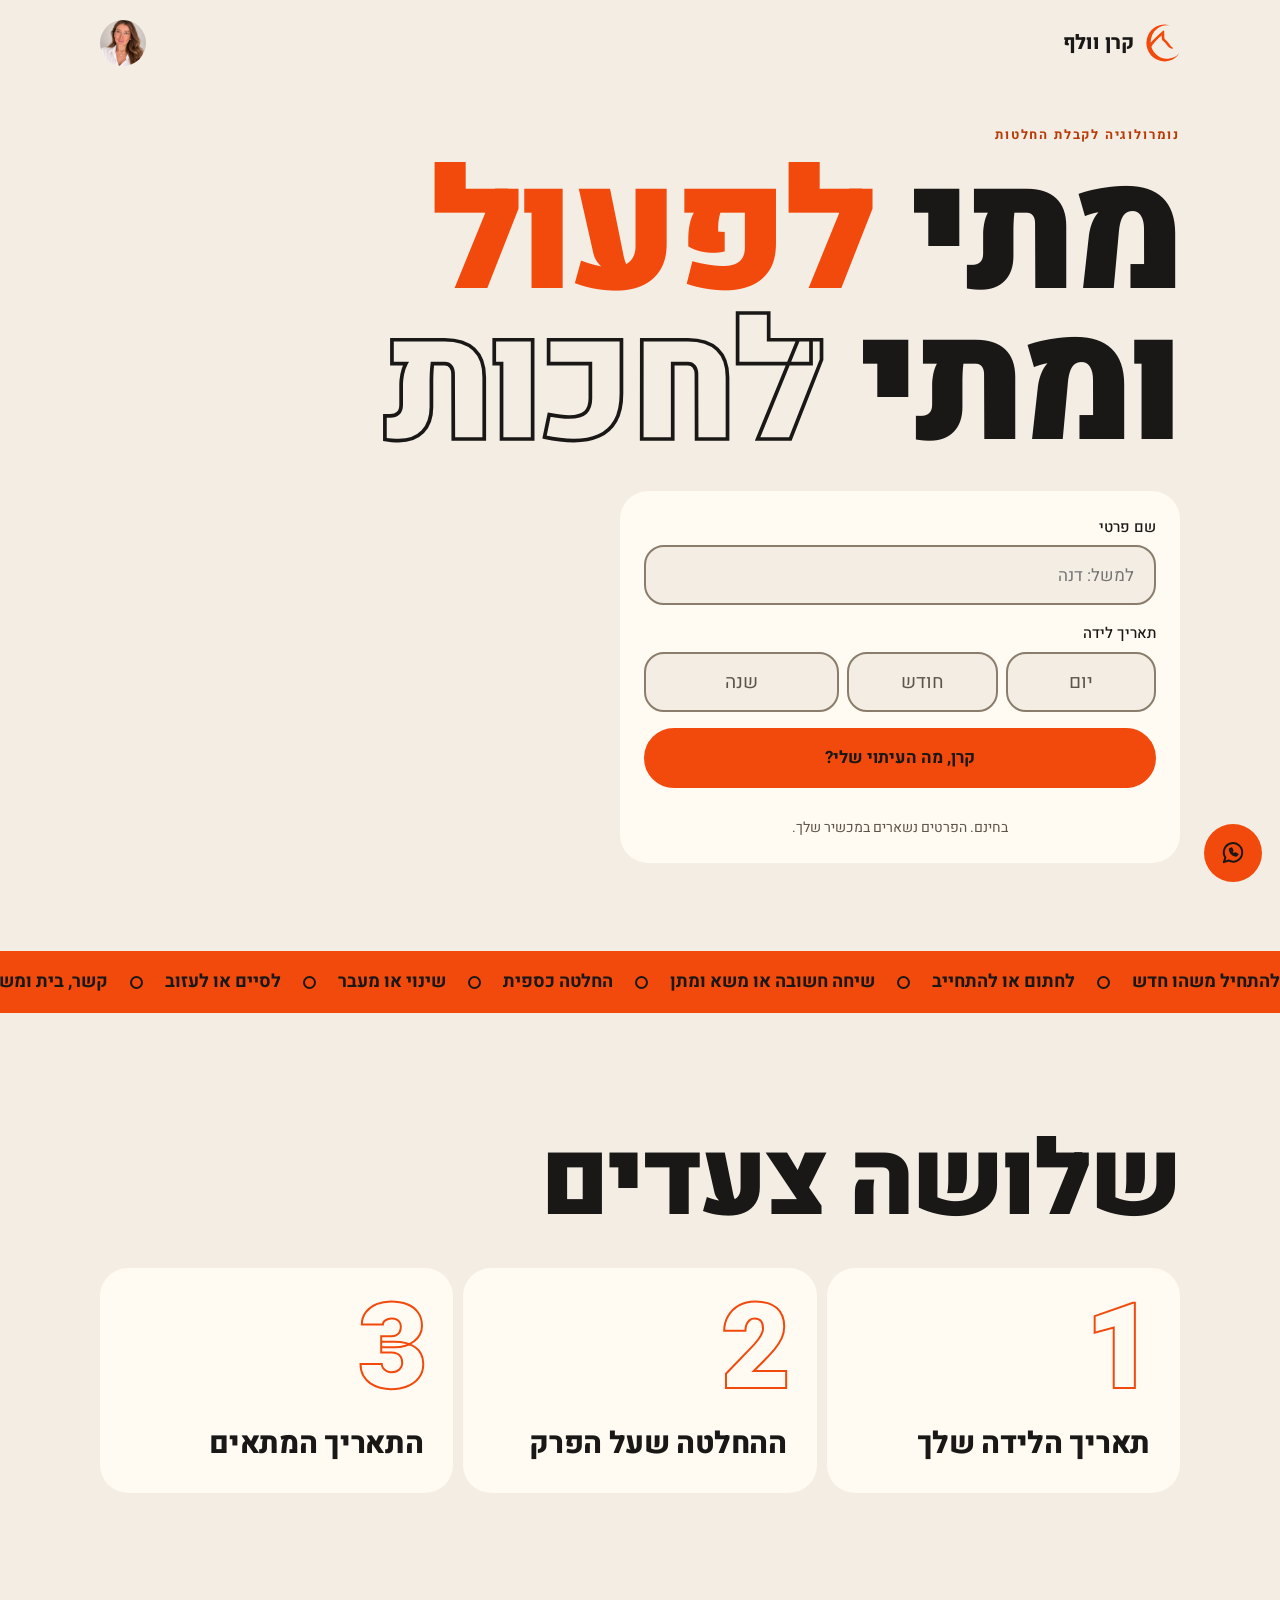
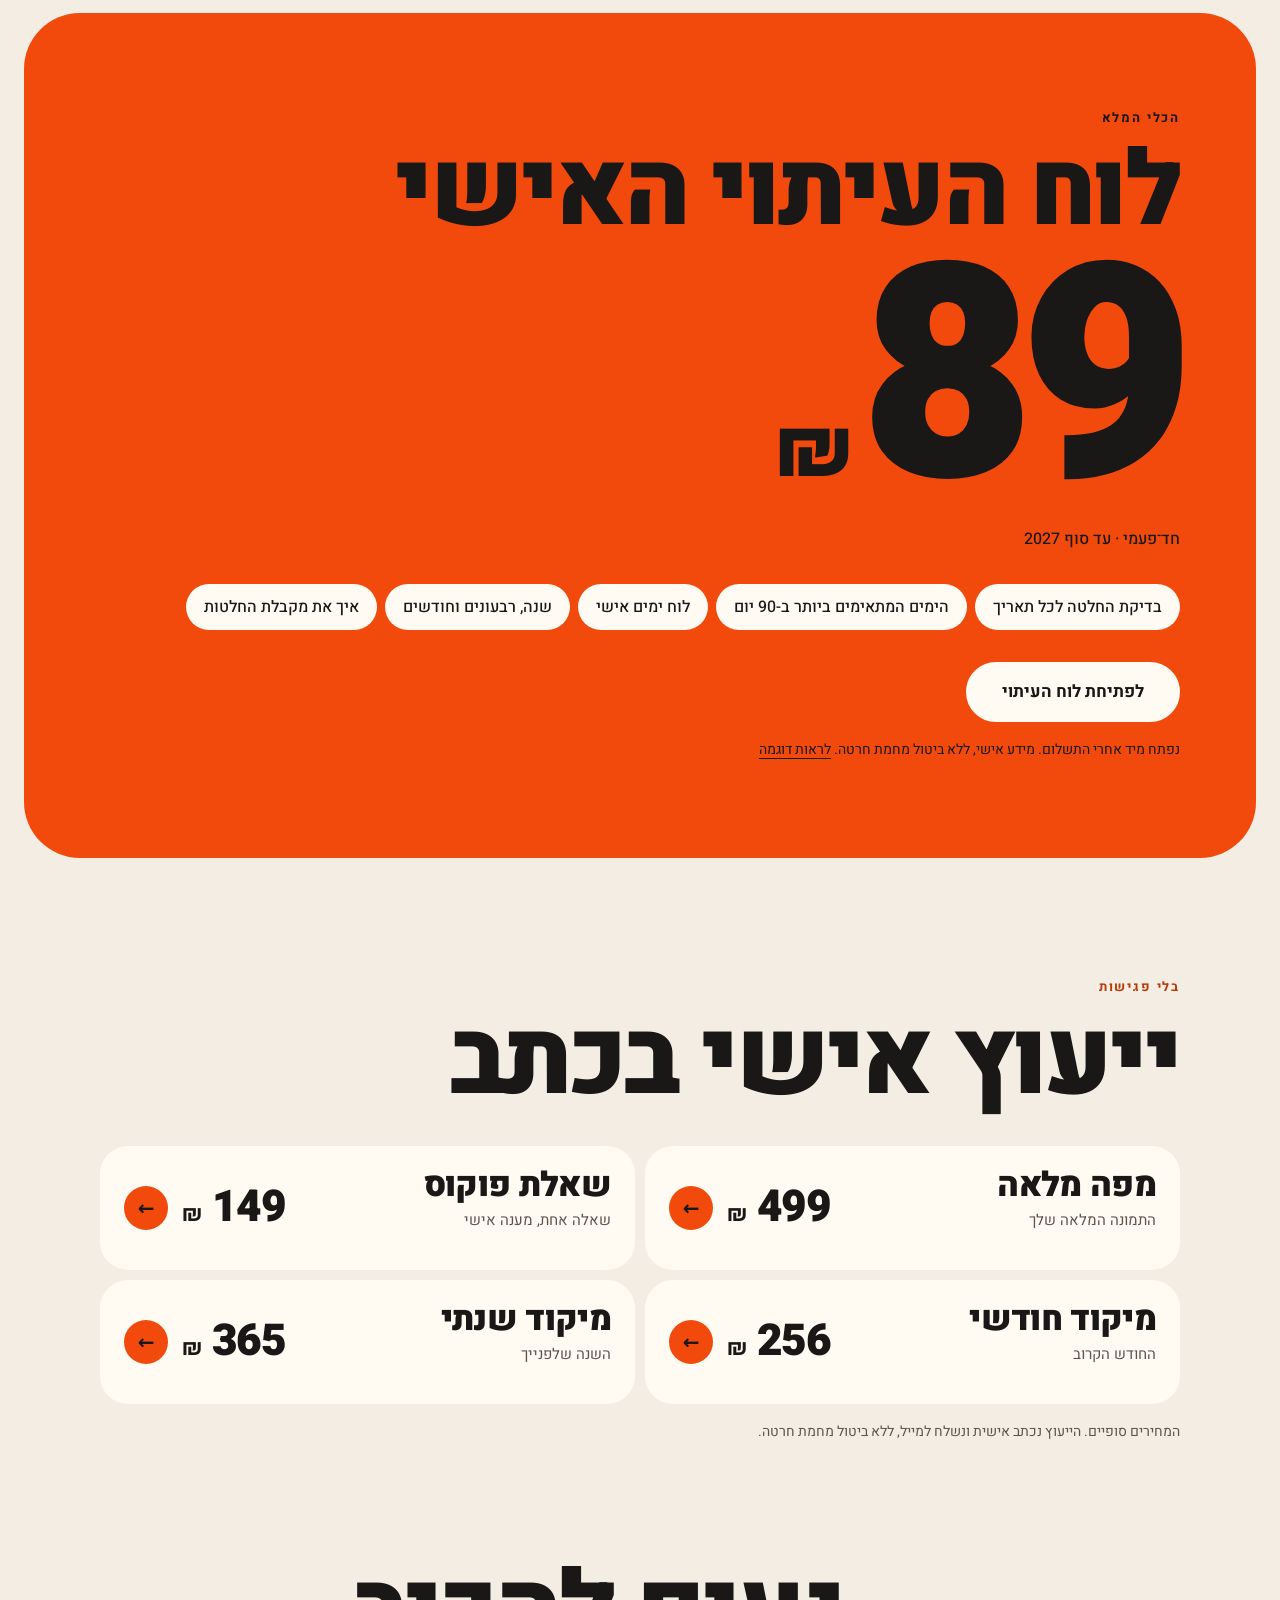
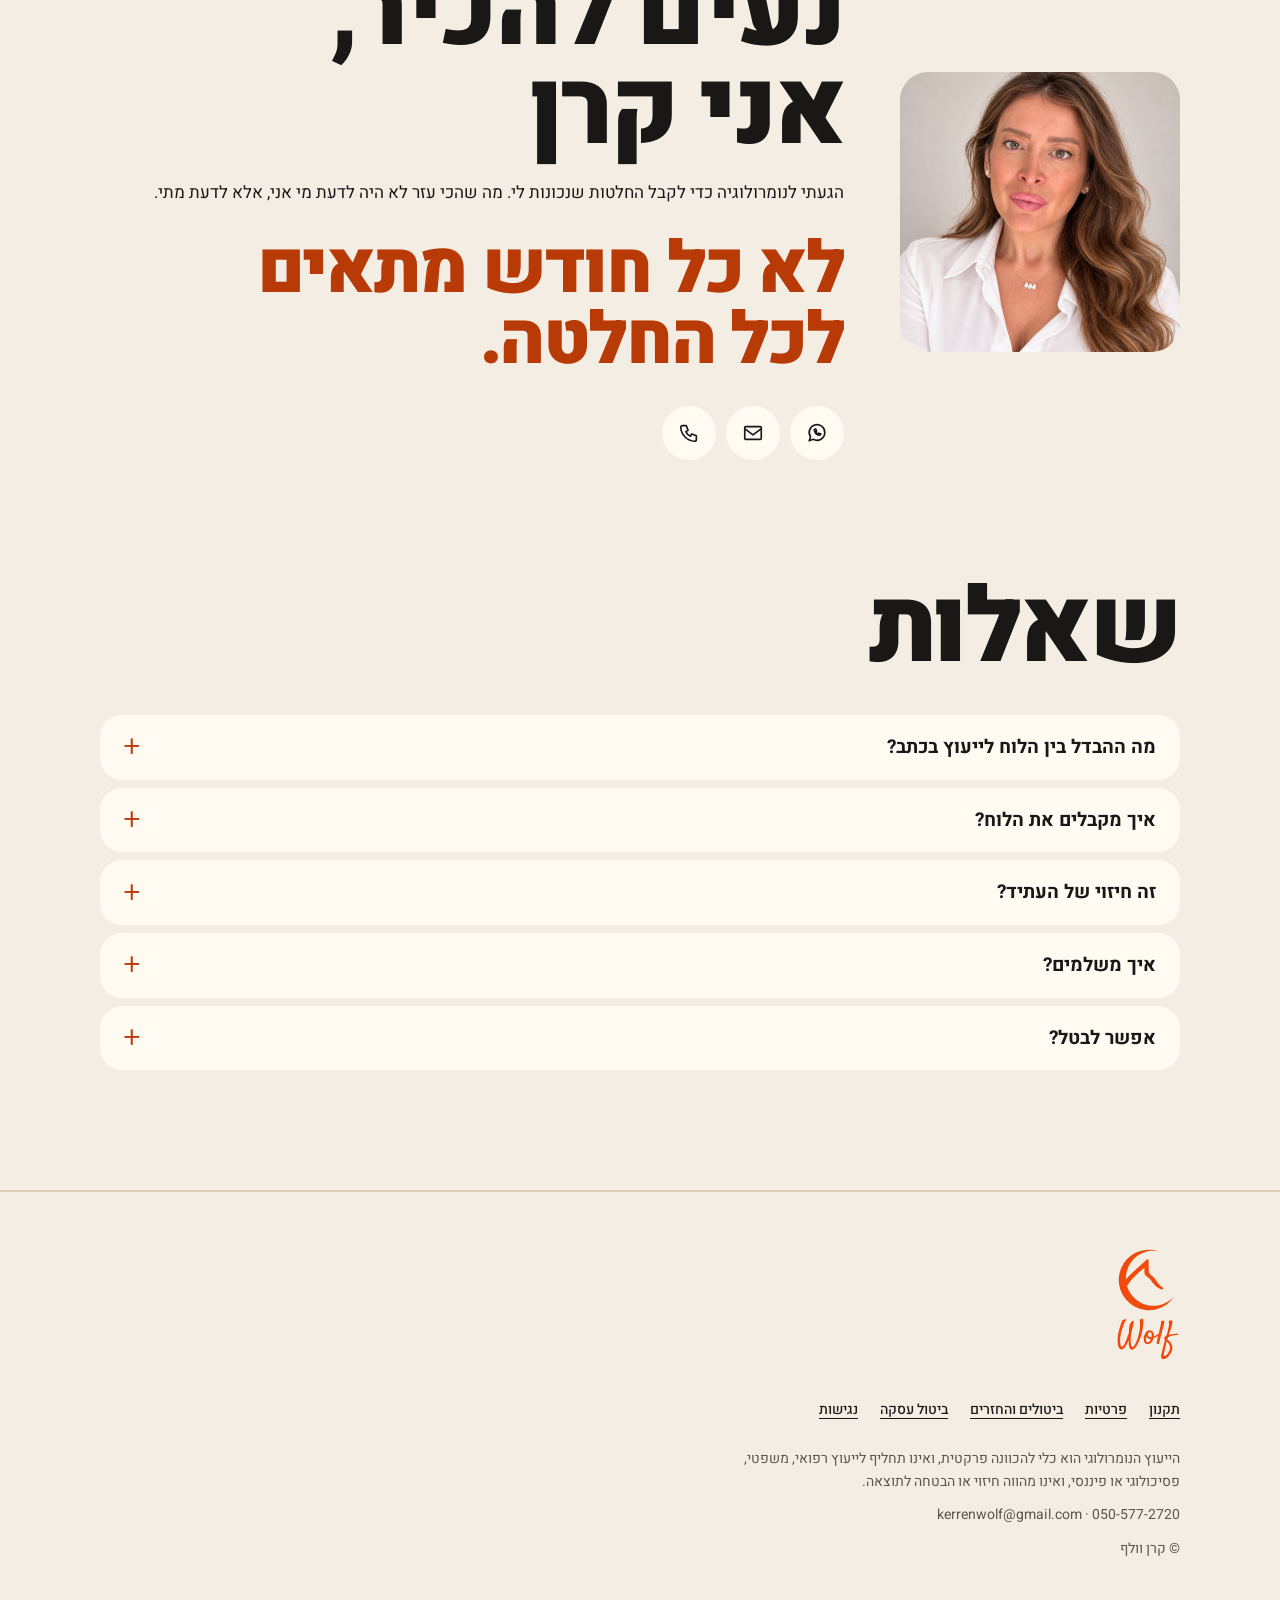
<file: index.html>
<!doctype html>
<html lang="he" dir="rtl">
<head>
<meta charset="utf-8">
<meta name="viewport" content="width=device-width, initial-scale=1, viewport-fit=cover">
<title>קרן וולף | נומרולוגיה לקבלת החלטות</title>
<meta name="description" content="מתי לחתום, מתי להתחיל ומתי לחכות: מחשבון עיתוי אישי בחינם, לוח העיתוי האישי וייעוץ נומרולוגי בכתב. בלי פגישות. עם קרן וולף.">
<meta name="theme-color" content="#f4ede3">
<meta name="facebook-domain-verification" content="n1a0fmlh2kv1spyzmth27is8oksby7" />
<link rel="icon" href="data:image/svg+xml,%3Csvg xmlns='http://www.w3.org/2000/svg' viewBox='0 0 100 100'%3E%3Crect width='100' height='100' rx='24' fill='%23f24a0c'/%3E%3Cg transform='translate(14 12) scale(.145)' fill='%23fffaf2'%3E%3Cpath d='M345 44.6A262 262 0 1 0 488 437.2A239 239 0 1 1 345 44.6Z'/%3E%3C/g%3E%3C/svg%3E">
<link rel="preconnect" href="https://fonts.googleapis.com">
<link rel="preconnect" href="https://fonts.gstatic.com" crossorigin>
<link href="https://fonts.googleapis.com/css2?family=Heebo:wght@300;400;500;700;800;900&display=swap" rel="stylesheet">
<link rel="stylesheet" href="site.css">
</head>
<body>

<a class="skip" href="#main">דילוג לתוכן</a>
<div class="demo" id="demoBar" hidden data-t="demoBar"></div>

<header class="site-head wrap">
  <a class="brand" href="#top"><img src="assets/logo-mark-orange.svg" alt="" width="30" height="33"><span data-t="name"></span></a>
  <img class="me" src="assets/keren.jpg" alt="קרן וולף" width="44" height="44" fetchpriority="high">
</header>

<main id="main">

  <!-- ============ פתיחה + מחשבון חינם ============ -->
  <section class="hero wrap" id="top">
    <p class="eyebrow" data-t="tagline"></p>
    <h1 id="heroH"></h1>
    <!-- המחשבון: שם ותאריך לידה בתוך כרטיס אחד -->
    <form class="calc-card" id="calcForm" novalidate>
      <div class="f"><label for="cName">שם פרטי</label><input id="cName" type="text" autocomplete="given-name" maxlength="30" placeholder="למשל: דנה"></div>
      <fieldset class="dmy" aria-describedby="cErr"><legend>תאריך לידה</legend>
        <input id="cDay" type="text" inputmode="numeric" maxlength="2" placeholder="יום" aria-label="יום" autocomplete="bday-day">
        <input id="cMonth" type="text" inputmode="numeric" maxlength="2" placeholder="חודש" aria-label="חודש" autocomplete="bday-month">
        <input id="cYear" type="text" inputmode="numeric" maxlength="4" placeholder="שנה" aria-label="שנה" autocomplete="bday-year">
      </fieldset>
      <p class="cerr" id="cErr" role="alert"></p>
      <button class="btn block" type="submit" data-t="calcButton"></button>
      <p class="fine" data-t="calcNote"></p>
    </form>
  </section>

  <section class="result wrap" id="cRes" aria-live="polite" aria-labelledby="calcH">
    <p class="eyebrow" id="cWho" data-t="calcTitle"></p>
    <h2 id="calcH"></h2>
    <div id="cTri"></div>
    <div class="trio" id="cTrio"></div>
    <div class="rcards" id="cCards"></div>
    <h3 class="sub" data-t="monthsTitle"></h3>
    <ul class="months" id="cMonths"></ul>
    <p class="fine" id="cShift"></p>
    <div class="try">
      <h3 data-t="tryTitle"></h3>
      <div class="chips" id="tryChips" role="group" aria-label="סוג ההחלטה"></div>
      <div class="verdict" id="tryOut" hidden></div>
      <a class="btn" href="#luach" data-t="toolCta"></a>
    </div>
  </section>

  <!-- ============ פס נע: סוגי ההחלטות ============ -->
  <div class="ticker" aria-hidden="true"><div id="ticker"></div></div>

  <!-- ============ איך זה עובד ============ -->
  <section class="sec wrap reveal" id="how" aria-labelledby="howH">
    <h2 id="howH" data-t="stepsTitle"></h2>
    <ol class="steps" id="steps"></ol>
  </section>

  <!-- ============ לוח העיתוי (הכלי בתשלום) ============ -->
  <section id="luach" aria-labelledby="toolH">
    <div class="offer reveal"><div class="inner">
      <p class="eyebrow" data-t="toolHint"></p>
      <h2 id="toolH" data-t="toolTitle"></h2>
      <div id="toolCard"></div>
    </div></div>
  </section>

  <!-- ============ ייעוץ אישי בכתב ============ -->
  <section class="sec wrap reveal" id="services" aria-labelledby="svcH">
    <p class="eyebrow" data-t="servicesHint"></p>
    <h2 id="svcH" data-t="servicesTitle"></h2>
    <div class="svcs" id="svcList"></div>
    <p class="fine" data-t="servicesNote"></p>
  </section>

  <!-- ============ נעים להכיר ============ -->
  <section class="sec" id="about" aria-labelledby="aboutH" style="padding-top:0">
    <div class="wrap about reveal">
      <img class="portrait" src="assets/keren.jpg" alt="קרן וולף" width="280" height="280" loading="lazy">
      <div>
        <h2 id="aboutH" data-t="aboutTitle"></h2>
        <p data-t="aboutP1"></p>
        <blockquote class="quote" data-t="aboutQuote"></blockquote>
        <div class="socials">
          <a class="soc" id="waTop" href="#" aria-label="וואטסאפ" target="_blank" rel="noopener"><svg viewBox="0 0 24 24"><path d="M20.5 11.5a8.5 8.5 0 0 1-12.6 7.4L3.5 20.5l1.5-4.3A8.5 8.5 0 1 1 20.5 11.5Z"/><path d="M9 8.5c.3 3.3 2.7 5.700 6 6l1.200-1.300-2.200-1-1 .9c-1-.4-1.900-1.300-2.300-2.300l.9-1-1-2.200Z"/></svg></a>
          <a class="soc" id="mailTop" href="#" aria-label="שליחת מייל"><svg viewBox="0 0 24 24"><rect x="3" y="5" width="18" height="14" rx="1"/><path d="m4 8 8 6 8-6"/></svg></a>
          <a class="soc" id="telTop" href="#" aria-label="חיוג"><svg viewBox="0 0 24 24"><path d="M5 4h4l2 5-2.500 1.500a11 11 0 0 0 5 5L15 13l5 2v4a2 2 0 0 1-2 2A16 16 0 0 1 3 6a2 2 0 0 1 2-2Z"/></svg></a>
        </div>
      </div>
    </div>
  </section>

  <!-- ============ המלצות (מופיע רק אם מולאו ב-settings.js) ============ -->
  <section class="sec wrap" id="proof" hidden aria-labelledby="proofH">
    <h2 id="proofH" data-t="proofTitle"></h2>
    <div id="tlist"></div>
  </section>

  <!-- ============ שאלות ============ -->
  <section class="sec wrap reveal" id="faq" aria-labelledby="faqH" style="padding-top:0">
    <h2 id="faqH" data-t="faqTitle"></h2>
    <div class="faq" id="faqList"></div>
  </section>
</main>

<footer class="foot">
  <div class="wrap">
    <img class="flogo" src="assets/logo-full-orange.svg" alt="Wolf" width="64" height="113" loading="lazy">
    <nav class="links" id="legalLinks" aria-label="מסמכים נוספים"></nav>
    <p data-t="disclaimer"></p>
    <p id="contactLine" style="direction:ltr;text-align:right;user-select:all"></p>
    <p data-t="copyright"></p>
  </div>
</footer>

<aside aria-label="שיחה בוואטסאפ"><a class="wa" id="waFloat" href="#" aria-label="שיחה בוואטסאפ" target="_blank" rel="noopener"><svg viewBox="0 0 24 24"><path d="M20.500 11.500a8.500 8.500 0 0 1-12.600 7.400L3.500 20.500l1.500-4.300A8.500 8.500 0 1 1 20.500 11.500Z"/><path d="M9 8.500c.3 3.300 2.700 5.700 6 6l1.200-1.300-2.200-1-1 .9c-1-.4-1.900-1.300-2.300-2.300l.9-1-1-2.200Z"/></svg></a></aside>

<!-- ============ חלון הפרטים: אחרי התשלום ב-GROW חוזרים לכאן (?status=success&service=ID) ============ -->
<div class="veil" id="veil" hidden>
  <div class="sheet" id="sheet" role="dialog" aria-modal="true" aria-labelledby="shTitle" tabindex="-1">
    <button class="x" id="closeBtn" aria-label="סגירה">×</button>
    <form id="pForm" novalidate>
      <h3 id="shTitle">עוד כמה פרטים להכנת הייעוץ</h3>
      <p class="sub">מה שתכתבי נשאר בינינו ומשמש רק להכנת הייעוץ.</p>
      <div class="strip" id="strip1"></div>
      <div class="f full" id="svcPick" hidden style="margin-bottom:14px"><label for="svcSel">איזה שירות הזמנת?</label><select id="svcSel"></select></div>
      <div class="fields" id="fields"></div>
      <p class="hint" style="margin-top:14px">הפרטים נשמרים להכנת הייעוץ בלבד. <a href="privacy.html" rel="noopener" target="_blank">מדיניות הפרטיות</a>.</p>
      <p class="err" id="saveErr" role="alert" style="margin-top:10px"></p>
      <div class="actions col">
        <button class="btn block" type="submit" id="fSubmit">שליחת הפרטים</button>
        <button class="link" type="button" data-close>אמלא מאוחר יותר</button>
      </div>
    </form>

    <div id="pDone" hidden class="done">
      <p class="tick" aria-hidden="true">✓</p>
      <h3 id="doneTitle" tabindex="-1">תודה, הפרטים התקבלו</h3>
      <p class="sub">אישור התשלום נשלח למייל שלך. אם הוא לא הגיע, כדאי להציץ בספאם.</p>
      <ol><li id="doneEta"></li><li>אם אצטרך פרט נוסף, אפנה אלייך בוואטסאפ או במייל.</li></ol>
      <div class="actions col"><button class="btn block" type="button" data-close>סגירה</button></div>
    </div>
  </div>
</div>

<!-- טופס נסתר ש-Netlify מזהה בזמן ההעלאה (Netlify Forms). אם מוגדר formsAccessKey ב-settings.js, נשלח במקום זה ל-Web3Forms -->
<form hidden method='POST' name='order'><input type='hidden' name='form-name' value='order' />
  <input name="bot-field"><input name="orderId"><input name="service"><input name="price">
  <input name="fullName"><input name="email"><input name="phone"><input name="birthDate"><input name="birthName"><input name="birthTime"><input name="noTime">
  <input name="question"><input name="note"><input name="month"><input name="year"><input name="terms">
</form>

<script src="settings.js"></script>
<script src="engine.js"></script>
<script>
const $  = (s,r=document)=>r.querySelector(s);
const $$ = (s,r=document)=>[...r.querySelectorAll(s)];
const fmt = n => n.toLocaleString("he-IL")+" "+CONFIG.currency;
const wa = t => `https://wa.me/${CONFIG.whatsapp}?text=${encodeURIComponent(t)}`;
const esc = s => String(s??"").replace(/[&<>"']/g,c=>({"&":"&amp;","<":"&lt;",">":"&gt;",'"':"&quot;","'":"&#39;"}[c]));
const store = { get(k){try{return JSON.parse(sessionStorage.getItem(k))}catch(e){return null}}, set(k,v){try{sessionStorage.setItem(k,JSON.stringify(v))}catch(e){}} };
const num2 = n => String(n).padStart(2,"0");

let state = { service:null, values:{}, lastFocus:null };

/* ---------- פיקסל של Meta: נטען רק אם מוגדר CONFIG.metaPixelId ב-settings.js. שום פרט מהטופס לא נשלח אליו ---------- */
if (CONFIG.metaPixelId){
  !function(f,b,e,v,n,t,s){if(f.fbq)return;n=f.fbq=function(){n.callMethod?n.callMethod.apply(n,arguments):n.queue.push(arguments)};if(!f._fbq)f._fbq=n;n.push=n;n.loaded=!0;n.version="2.0";n.queue=[];t=b.createElement(e);t.async=!0;t.src=v;s=b.getElementsByTagName(e)[0];s.parentNode.insertBefore(t,s)}(window,document,"script","https://connect.facebook.net/en_US/fbevents.js");
  fbq("init",CONFIG.metaPixelId);
  fbq("track","PageView");
}
const track = (ev,data) => { if(window.fbq) fbq("track",ev,data); };

/* ---------- החלת ההגדרות מ-settings.js ---------- */
Object.entries(COLORS).forEach(([k,v])=>document.documentElement.style.setProperty("--"+k,v));
$$("[data-t]").forEach(el=>{const v=TEXT[el.dataset.t]; if(v!=null) el.textContent=v; else el.hidden=true;});
/* הכותרת הענקית: מילה בכל שורה בנייד, שתי שורות במחשב. המילה השנייה בכתום, הרביעית בקו מתאר */
$("#heroH").innerHTML = [0,2].map(i=>`<span class="ln"><span class="w">${esc(TEXT.heroWords[i])}</span> <span class="w ${i?"s":"o"}">${esc(TEXT.heroWords[i+1])}</span></span>`).join(" ");
$("#steps").innerHTML = TEXT.steps.map((t,i)=>`<li><b aria-hidden="true">${i+1}</b><span>${esc(t)}</span></li>`).join("");
{ const items = Engine.DECISIONS.map(d=>`<span>${esc(d.name)}</span>`).join(""); $("#ticker").innerHTML = items.repeat(4); }
$("#legalLinks").innerHTML = Object.values(LEGAL).map(l=>`<a href="${esc(l.href)}">${esc(l.label)}</a>`).join("");
$("#mailTop").href = "mailto:"+CONFIG.email;
$("#telTop").href = "tel:"+CONFIG.phoneLink;
$("#contactLine").textContent = CONFIG.email+" · "+CONFIG.phoneDisplay;
if (CONFIG.demo) $("#demoBar").hidden = false;
const waGeneral = wa("היי קרן, אשמח לעזרה בבחירת ייעוץ נומרולוגי אישי.");
["waTop","waFloat"].forEach(id=>{$("#"+id).href=waGeneral});

/* ---------- המחשבון החינמי: שנה, חודש ויום אישיים + בדיקת החלטה להיום ---------- */
const MONTH_NAMES = ["ינואר","פברואר","מרץ","אפריל","מאי","יוני","יולי","אוגוסט","ספטמבר","אוקטובר","נובמבר","דצמבר"];
const today = Engine.fromDate(new Date());
let calcBirth = null;
$("#tryChips").innerHTML = Engine.DECISIONS.map(d=>`<button type="button" class="chip" data-d="${d.id}" aria-pressed="false">${esc(d.name)}</button>`).join("");

$("#calcForm").addEventListener("submit",e=>{
  e.preventDefault();
  const name = $("#cName").value.trim();
  const d = +$("#cDay").value, m = +$("#cMonth").value, y = +$("#cYear").value;
  const birth = y>=1900 ? Engine.parseDate(`${y}-${num2(m)}-${num2(d)}`) : null;
  let msg = "", bad = $("#cDay");
  if(!birth || Engine.toDate(birth) > Engine.toDate(today)) msg = "צריך תאריך לידה מלא: יום, חודש ושנה.";
  else if(name && !Engine.nameValue(name).total){ msg = "את השם צריך לכתוב בעברית."; bad = $("#cName"); }
  $("#cErr").textContent = msg;
  if(msg){ $("#cRes").classList.remove("show"); bad.focus(); return; }
  calcBirth = birth;
  const c = Engine.cycles(birth,today), C = Engine.CYCLE, p = Engine.profile(birth,name);
  /* כותרת אישית */
  $("#cWho").hidden = !name;
  $("#calcH").textContent = name || TEXT.calcTitleNoName;
  /* המשולש: ייעוד בקודקוד, יום לידה מימין, שם משמאל */
  const node = (pos,k,label) => `<div class="node ${pos}"><b dir="ltr">${p[k]?esc(p[k].display):"?"}</b><span>${label}</span></div>`;
  const cap = (k,label) => `<li>${label}<b>${p[k]?esc(Engine.decideText(p[k]).title):"חסר שם"}</b></li>`;
  $("#cTri").innerHTML = `<div class="tri-fig" role="img" aria-label="המשולש הנומרולוגי: ייעוד ${p.destiny.display}, יום לידה ${p.day.display}${p.name?`, שם פרטי ${p.name.display}`:""}">
      <svg viewBox="0 0 300 270" aria-hidden="true"><polygon points="150,48 252,222 48,222"/></svg>
      ${node("top","destiny","ייעוד")}${node("right","day","יום לידה")}${node("left","name","שם")}
    </div>
    <ul class="tri-names">${cap("day","יום לידה")}${cap("destiny","ייעוד")}${cap("name","שם")}</ul>`;
  $("#cTrio").innerHTML = [["השנה",c.year],["החודש",c.month],["היום",c.day]]
    .map(([l,n])=>`<div><small>${l}</small><b>${n}</b><span>${esc(C[n].word)}</span></div>`).join("");
  /* כרטיסי התוצאה: תווית, שאלה, תשובה קצרה */
  const card = (label,q,html) => `<article class="rcard"><p class="eyebrow">${label}</p><h3>${esc(q)}</h3><p>${html}</p></article>`;
  $("#cCards").innerHTML =
    card(`שנה אישית ${c.year}`, TEXT.yearQ, esc(C[c.year].year)) +
    card(`חודש אישי ${c.month}`, TEXT.monthQ, `<b>מתאים:</b> ${esc(C[c.month].good)}. <b>עדיף לחכות עם:</b> ${esc(C[c.month].wait)}.`) +
    card(`יום אישי ${c.day}`, TEXT.dayQ, `${esc(C[c.day].good)}.`);
  /* שומרים במכשיר בלבד, כדי שלוח העיתוי ייפתח עם אותם פרטים */
  if(name){ try{ localStorage.setItem("luach-person", JSON.stringify({name, birth:Engine.iso(birth)})); }catch(e){} }
  const shifts = [];
  $("#cMonths").innerHTML = Array.from({length:12},(_,i)=>{
    const dt = Engine.addMonths({y:today.y,m:today.m,d:1},i);
    const mm = Engine.yearMonths(birth,dt.y)[dt.m-1];
    if(mm.shiftDay) shifts.push(`ב${MONTH_NAMES[dt.m-1]} המספר מתחלף ב-${mm.shiftDay} בחודש, ל-${mm.numAfter}.`);
    return `<li${i===0?' class="now"':""}><small>${MONTH_NAMES[dt.m-1]} ${String(dt.y).slice(2)}</small><b>${mm.num}</b><span>${esc(C[mm.num].word)}</span></li>`;
  }).join("");
  $("#cShift").textContent = shifts.join(" ");
  $("#cShift").hidden = !shifts.length;
  $$("#tryChips .chip").forEach(x=>x.setAttribute("aria-pressed","false"));
  $("#tryOut").hidden = true;
  const r=$("#cRes"); r.classList.remove("show"); void r.offsetWidth; r.classList.add("show");
  r.scrollIntoView({behavior:"smooth",block:"start"});
  track("ViewContent",{content_name:"מחשבון העיתוי"});
});

$("#tryChips").addEventListener("click",e=>{
  const c=e.target.closest("[data-d]"); if(!c||!calcBirth) return;
  $$("#tryChips .chip").forEach(x=>x.setAttribute("aria-pressed",x===c));
  const dec = Engine.DECISIONS.find(d=>d.id===c.dataset.d);
  const r = Engine.checkDate(calcBirth,dec.id,today);
  const names = {day:"היום האישי",month:"החודש האישי",year:"השנה האישית"};
  const out=$("#tryOut");
  out.className = "verdict v"+r.verdict;
  out.innerHTML = `<span class="tag">${esc(dec.name)} · היום</span><h4>${esc(Engine.VERDICTS[r.verdict].label)}</h4><p>${esc(r.text)}</p>
    <ul>${r.parts.map(p=>`<li><span>${names[p.layer]} ${p.num}, ${esc(Engine.CYCLE[p.num].word)}</span><em>${esc(Engine.FIT_LABELS[p.fit])}</em></li>`).join("")}</ul>`;
  out.hidden = false;
});

/* ---------- ההצעה: לוח העיתוי ---------- */
$("#toolCard").innerHTML = `
  <p class="price"><b>${TOOL.price}</b><span>${esc(CONFIG.currency)}</span><small>${esc(TOOL.sub)}</small></p>
  <ul class="feat">${TOOL.includes.map(i=>`<li>${esc(i)}</li>`).join("")}</ul>
  <button class="btn light" type="button" id="toolBuy">${esc(TEXT.toolCta)}</button>
  <p class="fine">${esc(TEXT.toolSmall)} <a href="${esc(TOOL.page)}">לראות דוגמה</a></p>`;
$("#toolBuy").addEventListener("click",()=>{
  track("InitiateCheckout",{content_name:TOOL.name,value:TOOL.price,currency:"ILS"});
  location.href = TOOL.payUrl ? TOOL.payUrl : wa(`היי קרן, אשמח לקבל גישה ל${TOOL.name}.`);
});

/* ---------- ייעוץ בכתב ---------- */
/* כל כרטיס הוא כפתור: לחיצה עוברת לעמוד התשלום של השירות */
$("#svcList").innerHTML = SERVICES.map(s=>`
<button type="button" class="svc" data-order="${s.id}" aria-label="להזמנת ${esc(s.name)}, ${fmt(s.price)}">
  <span><b>${esc(s.name)}</b><span class="sub">${esc(s.sub)}</span></span>
  <span class="pr">${s.price.toLocaleString("he-IL")} <small>${esc(CONFIG.currency)}</small></span>
  <span class="go" aria-hidden="true">←</span>
</button>`).join("");
$("#svcList").addEventListener("click",e=>{
  const o=e.target.closest("[data-order]"); if(o) goPay(o.dataset.order);
});

/* ---------- שאלות / המלצות ---------- */
$("#faqList").innerHTML = FAQ.map(([q,a])=>`<details><summary>${esc(q)}</summary><p>${esc(a)}</p></details>`).join("");
if (TESTIMONIALS.length){ $("#proof").hidden=false; $("#tlist").innerHTML=TESTIMONIALS.map(t=>`<figure class="tcard"><p>״${esc(t.text)}״</p><cite>${esc(t.by)}</cite></figure>`).join(""); }

/* ---------- הופעה עדינה בגלילה ---------- */
if ("IntersectionObserver" in window){
  const io = new IntersectionObserver(es=>es.forEach(en=>{ if(en.isIntersecting){ en.target.classList.add("in"); io.unobserve(en.target); } }),{rootMargin:"0px 0px -10% 0px"});
  $$(".reveal").forEach(el=>io.observe(el));
} else $$(".reveal").forEach(el=>el.classList.add("in"));
setTimeout(()=>$$(".reveal").forEach(el=>el.classList.add("in")),2500); // גיבוי: התוכן לא נשאר מוסתר

/* =====================================================================
   חלון הפרטים שאחרי התשלום
   ===================================================================== */
function fld({name,label,type="text",req,hint,opts,rows,full,ac}){
  const id="f_"+name, r=req?" required":"", o=req?"":' <span class="opt">(לא חובה)</span>';
  let ctl;
  if(type==="textarea") ctl=`<textarea id="${id}" name="${name}" rows="${rows||4}"${r}></textarea>`;
  else if(type==="select") ctl=`<select id="${id}" name="${name}"${r}><option value="">בחרי…</option>${opts.map(x=>`<option>${esc(x)}</option>`).join("")}</select>`;
  else ctl=`<input id="${id}" name="${name}" type="${type}"${r}${ac?` autocomplete="${ac}"`:""}${type==="email"||type==="tel"?' dir="ltr" style="text-align:right"':""}>`;
  return `<div class="f${full?" full":""}" data-f="${name}"><label for="${id}">${label}${o}</label>${ctl}${hint?`<span class="hint">${hint}</span>`:""}<span class="err"></span></div>`;
}
const monthOpts=()=>{const d=new Date();return [0,1,2,3,4,5].map(i=>new Date(d.getFullYear(),d.getMonth()+i,1).toLocaleDateString("he-IL",{month:"long",year:"numeric"}))};
const yearOpts=()=>{const y=new Date().getFullYear();return [String(y),String(y+1)]};
const EXTRA = {
  question:()=>fld({name:"question",label:"השאלה שלך",type:"textarea",req:true,rows:5,full:true,hint:"אפשר לכתוב גם רקע קצר: מה קורה עכשיו ומה את מתלבטת לגביו."}),
  note:()=>fld({name:"note",label:"מה מעסיק אותך כרגע?",type:"textarea",rows:4,full:true,hint:"כל מה שתרצי שאדע לפני שאני כותבת."}),
  month:()=>fld({name:"month",label:"לאיזה חודש?",type:"select",opts:monthOpts(),req:true,full:true}),
  year:()=>fld({name:"year",label:"לאיזו שנה?",type:"select",opts:yearOpts(),req:true,full:true})
};
const strip = s => `<span class="idx" aria-hidden="true">${num2(SERVICES.indexOf(s)+1)}</span><span><b>${esc(s.name)}</b><small>${esc(s.delivery)}</small></span>`;

function buildForm(){
  const s=state.service;
  $("#strip1").innerHTML=strip(s);
  $("#fields").innerHTML =
    fld({name:"fullName",label:"שם מלא",req:true,ac:"name",full:true})+
    fld({name:"email",label:"מייל (לקבלת הייעוץ)",type:"email",req:true,ac:"email",full:true,hint:"אותו מייל ששילמת איתו, כדי שאדע לקשר בין התשלום לפרטים."})+
    fld({name:"birthDate",label:"תאריך לידה",type:"date",req:true})+
    fld({name:"birthName",label:"שם בלידה",hint:"אם שונה מהנוכחי."})+
    `<div class="f full" data-f="birthTime"><label for="f_birthTime">שעת לידה <span class="opt">(לא חובה)</span></label><input id="f_birthTime" name="birthTime" type="time"><label class="check" style="margin-top:6px"><input type="checkbox" id="f_noTime" name="noTime"> איני יודעת את שעת הלידה</label></div>`+
    s.extra.map(k=>EXTRA[k]()).join("");
  $("#f_noTime").addEventListener("change",e=>{const t=$("#f_birthTime");t.disabled=e.target.checked;if(e.target.checked)t.value=""});
}

function showPanel(n){ // 1 = פרטים, 3 = סיום
  $("#pForm").hidden=n!==1; $("#pDone").hidden=n!==3;
  $("#sheet").scrollTop=0;
  const t=$(n===1?"#shTitle":"#doneTitle"); t.setAttribute("tabindex","-1"); t.focus({preventScroll:true});
}

/* "להזמנה" עובר ישר לעמוד התשלום של GROW. אחרי התשלום GROW מחזירה לכאן (?status=success&service=ID) ונפתח טופס הפרטים */
function goPay(id){
  const s=SERVICES.find(x=>x.id===id); if(!s) return;
  store.set("svc",s.id);
  track("InitiateCheckout",{content_name:s.name,value:s.price,currency:"ILS"});
  location.href = s.payUrl ? s.payUrl : wa(`היי קרן, אשמח להזמין ${s.name}.`);
}

function clearForm(){ $("#strip1").innerHTML=""; $("#fields").innerHTML=""; $("#fSubmit").disabled=true; }
function openDetails(id){
  state.service=SERVICES.find(s=>s.id===id)||null; state.lastFocus=document.activeElement;
  $("#svcPick").hidden=!!state.service; $("#saveErr").textContent="";
  if(state.service){ buildForm(); $("#fSubmit").disabled=false; }
  else { $("#svcSel").innerHTML='<option value="">בחרי…</option>'+SERVICES.map(s=>`<option value="${s.id}">${esc(s.name)}</option>`).join(""); clearForm(); }
  $("#veil").hidden=false; document.body.style.overflow="hidden"; showPanel(1);
}
$("#svcSel").addEventListener("change",e=>{
  state.service=SERVICES.find(s=>s.id===e.target.value)||null;
  if(state.service){ buildForm(); $("#fSubmit").disabled=false; } else clearForm();
});
function closeSheet(){ $("#veil").hidden=true; document.body.style.overflow=""; if(state.lastFocus&&state.lastFocus.focus) state.lastFocus.focus(); }
$("#closeBtn").addEventListener("click",closeSheet);
$$("[data-close]").forEach(b=>b.addEventListener("click",closeSheet));
$("#veil").addEventListener("mousedown",e=>{if(e.target.id==="veil")closeSheet()});
document.addEventListener("keydown",e=>{
  if($("#veil").hidden) return;
  if(e.key==="Escape") closeSheet();
  if(e.key==="Tab"){ // מלכודת מיקוד
    const f=$$("button,a[href],input,select,textarea,[tabindex]:not([tabindex='-1'])",$("#sheet")).filter(x=>!x.disabled&&x.offsetParent!==null);
    if(!f.length) return; const a=f[0], z=f[f.length-1];
    if(e.shiftKey&&document.activeElement===a){e.preventDefault();z.focus()} else if(!e.shiftKey&&document.activeElement===z){e.preventDefault();a.focus()}
  }
});

$("#pForm").addEventListener("submit",e=>{
  e.preventDefault(); if(!state.service) return; let firstBad=null;
  $$("#fields .f").forEach(box=>{
    const el=$("input:not(#f_noTime),select,textarea",box); if(!el) return;
    let msg="";
    if(el.required&&!el.value.trim()) msg="שדה חובה.";
    if(!msg&&el.type==="email"&&el.value&&!/^[^\s@]+@[^\s@]+\.[^\s@]+$/.test(el.value)) msg="כתובת המייל לא נראית תקינה.";
    const er=$(".err",box); if(er) er.textContent=msg; box.classList.toggle("bad",!!msg); el.setAttribute("aria-invalid",!!msg);
    if(msg&&!firstBad) firstBad=el;
  });
  if(firstBad){firstBad.focus();return}
  state.values={}; $$("#fields input,#fields select,#fields textarea").forEach(el=>{state.values[el.name]= el.type==="checkbox"?el.checked:el.value});
  const btn=$("#fSubmit"), label=btn.textContent, err=$("#saveErr");
  err.textContent=""; btn.disabled=true; btn.textContent="שולחת את הפרטים…";
  saveOrder().then(()=>{ store.set("svc",null); showDone(); })
    .catch(()=>{ err.textContent="לא הצלחתי לשלוח את הפרטים. אפשר לנסות שוב, או לכתוב לי בוואטסאפ."; })
    .finally(()=>{ btn.disabled=false; btn.textContent=label; });
});

/* שליחת פרטי ההזמנה. ברירת מחדל: Netlify Forms (הטופס הנסתר "order"). אם מוגדר CONFIG.formsAccessKey: Web3Forms */
const FIELD_LABELS={fullName:"שם מלא",birthDate:"תאריך לידה",birthName:"שם בלידה",birthTime:"שעת לידה",noTime:"אין שעת לידה",question:"השאלה",note:"מה מעסיק אותה",month:"חודש",year:"שנה"};
function saveOrder(){
  const s=state.service, v=state.values, key=JSON.stringify([s.id,v]);
  if(state.savedKey===key) return Promise.resolve();
  const orderId=state.orderId||(state.orderId=Date.now().toString(36).toUpperCase()+Math.random().toString(36).slice(2,5).toUpperCase());
  if(CONFIG.formsAccessKey){
    const fields={};
    Object.entries(v).forEach(([k,x])=>{ if(x===false||x==="") return; fields[k==="email"?"email":(FIELD_LABELS[k]||k)] = x===true?"כן":String(x); });
    const data={access_key:CONFIG.formsAccessKey, subject:`הזמנה חדשה: ${s.name} (${orderId})`, from_name:"אתר קרן וולף", botcheck:false, "מספר הזמנה":orderId, "שירות":s.name, "מחיר":String(s.price)+" ₪", ...fields};
    return fetch(CONFIG.formsEndpoint,{method:"POST",headers:{"Content-Type":"application/json","Accept":"application/json"},body:JSON.stringify(data)})
      .then(r=>r.json().catch(()=>({}))).then(j=>{ if(!j.success) throw new Error("save failed"); state.savedKey=key; });
  }
  const body=new URLSearchParams({"form-name":"order","bot-field":"",orderId,service:s.name,price:String(s.price),...Object.fromEntries(Object.entries(v).map(([k,x])=>[k,x===true?"כן":x===false?"":String(x)]))});
  return fetch("/",{method:"POST",headers:{"Content-Type":"application/x-www-form-urlencoded"},body:body.toString()})
    .then(r=>{ if(!r.ok) throw new Error("save failed"); state.savedKey=key; });
}
function showDone(){
  const s=state.service;
  $("#doneEta").textContent = s ? `אכין את הייעוץ (${s.name}) ואשלח אותו למייל שלך, ${s.delivery}.` : "אכין את הייעוץ ואשלח אותו למייל שלך, בהתאם לזמן האספקה של השירות שהזמנת.";
  if($("#veil").hidden){ $("#veil").hidden=false; document.body.style.overflow="hidden"; }
  showPanel(3);
}

/* חזרה מ-GROW אחרי תשלום, או כניסה ישירה מהקישור במייל: ?details=ID */
const q=new URLSearchParams(location.search);
if(q.get("status")==="success"&&!store.get("purchased")){ // נספר פעם אחת גם אם הדף מתרענן
  const bought=SERVICES.find(s=>s.id===(q.get("service")||store.get("svc")));
  if(bought){ track("Purchase",{content_name:bought.name,value:bought.price,currency:"ILS"}); store.set("purchased",true); }
}
if(q.get("status")==="success"||q.get("details")) openDetails(q.get("service")||q.get("details")||store.get("svc")||"");
</script>
</body>
</html>
</file>
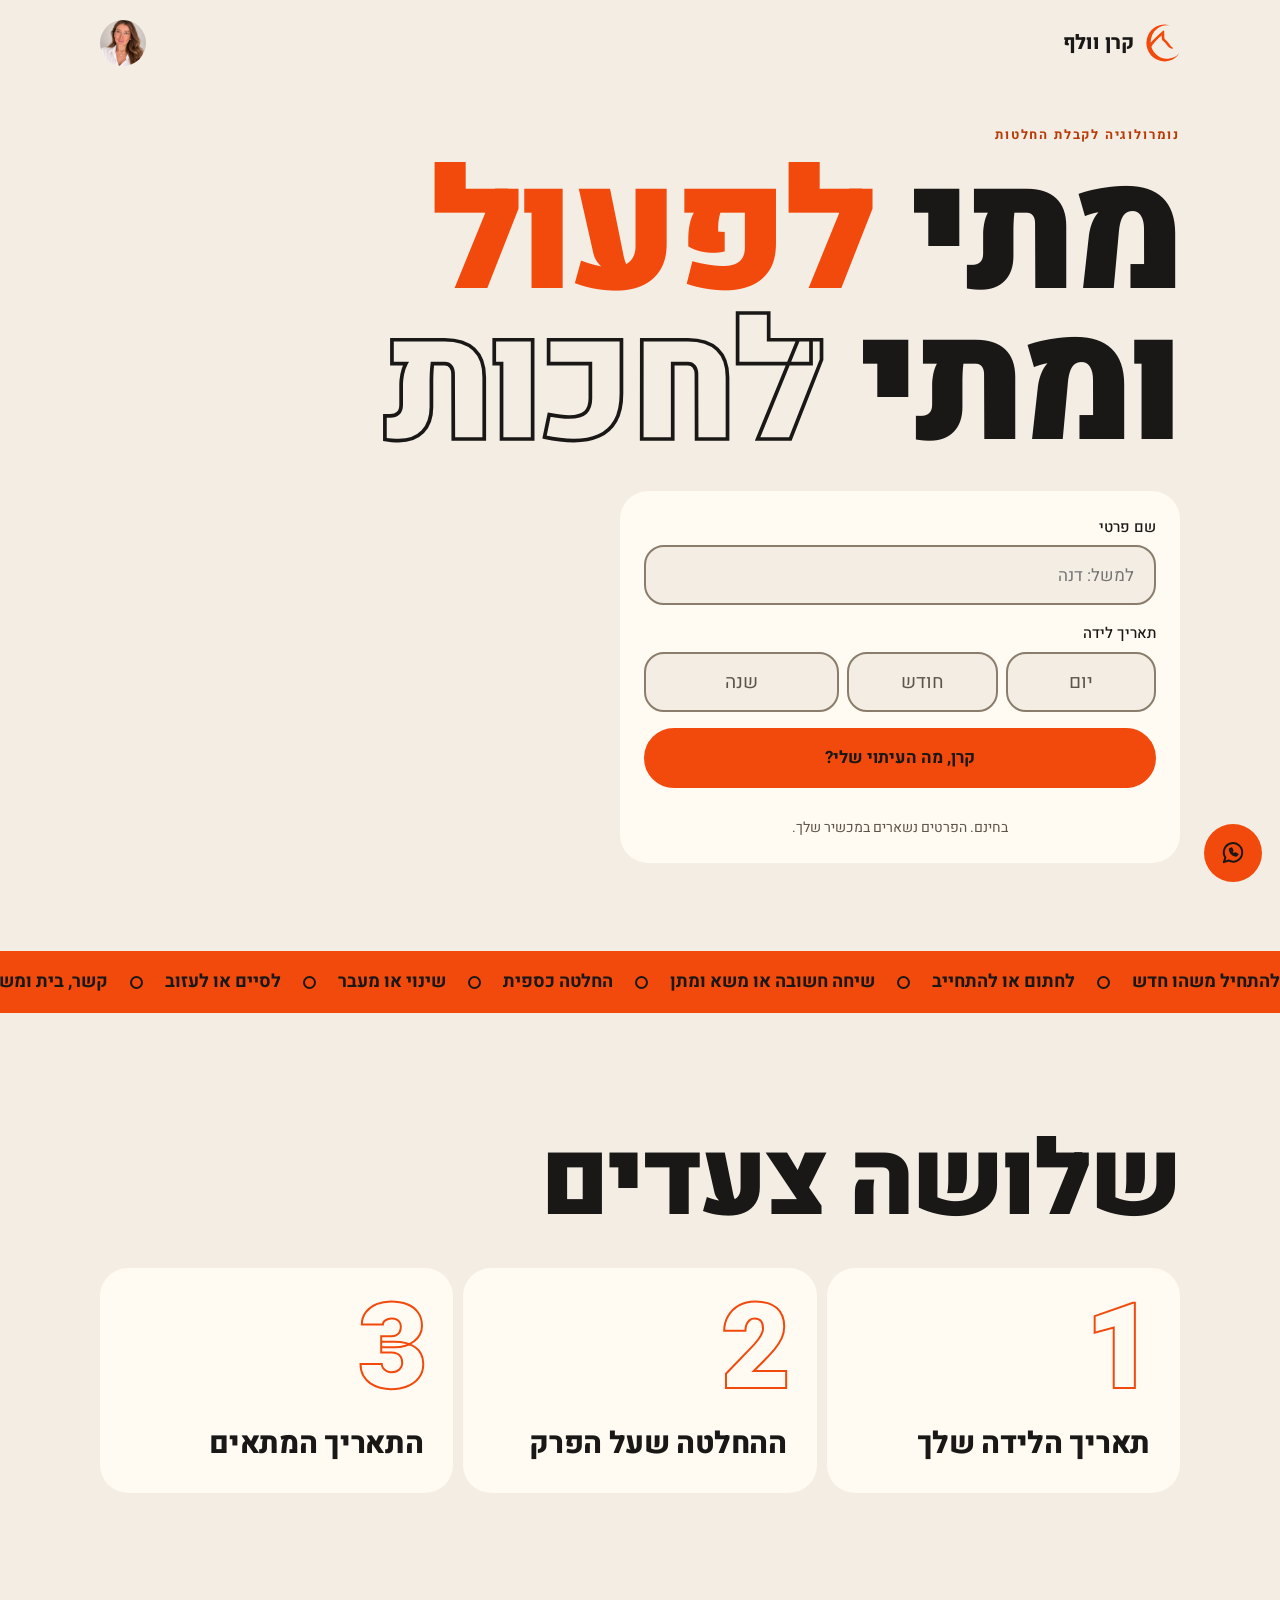
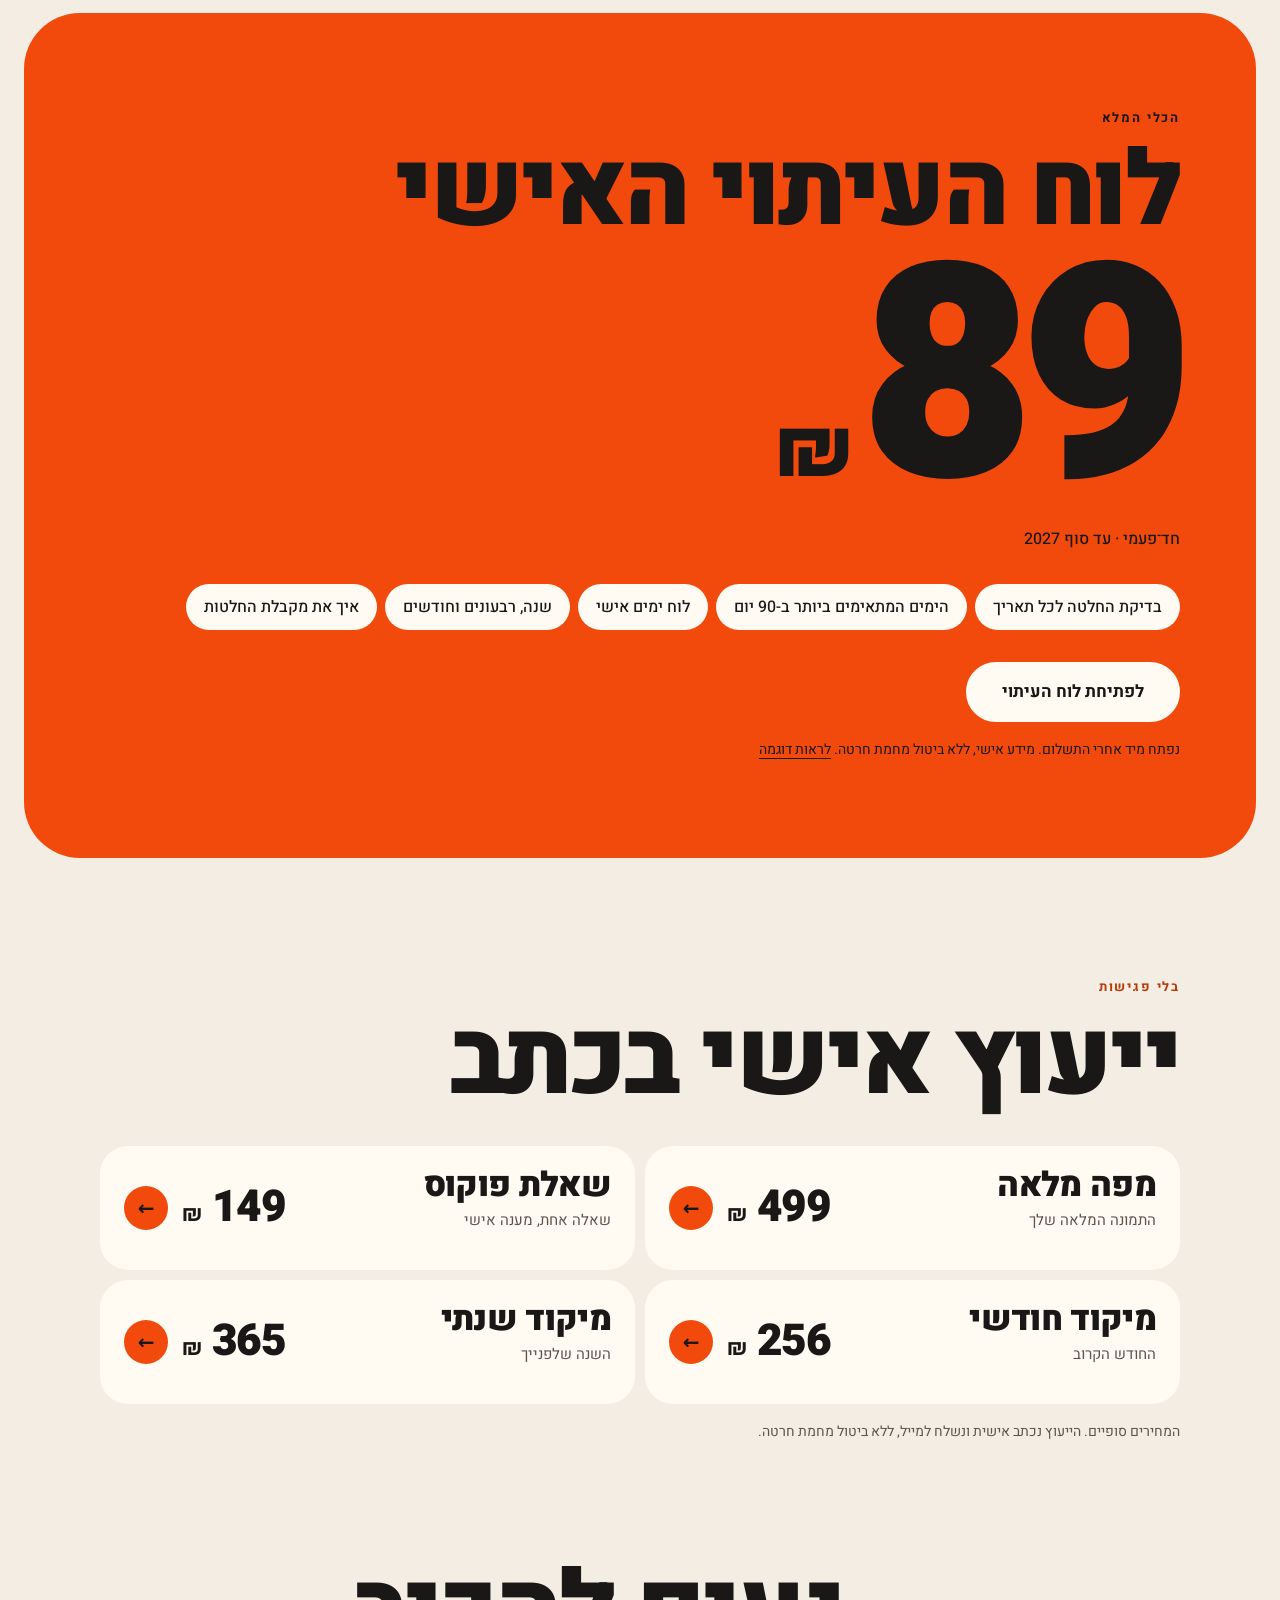
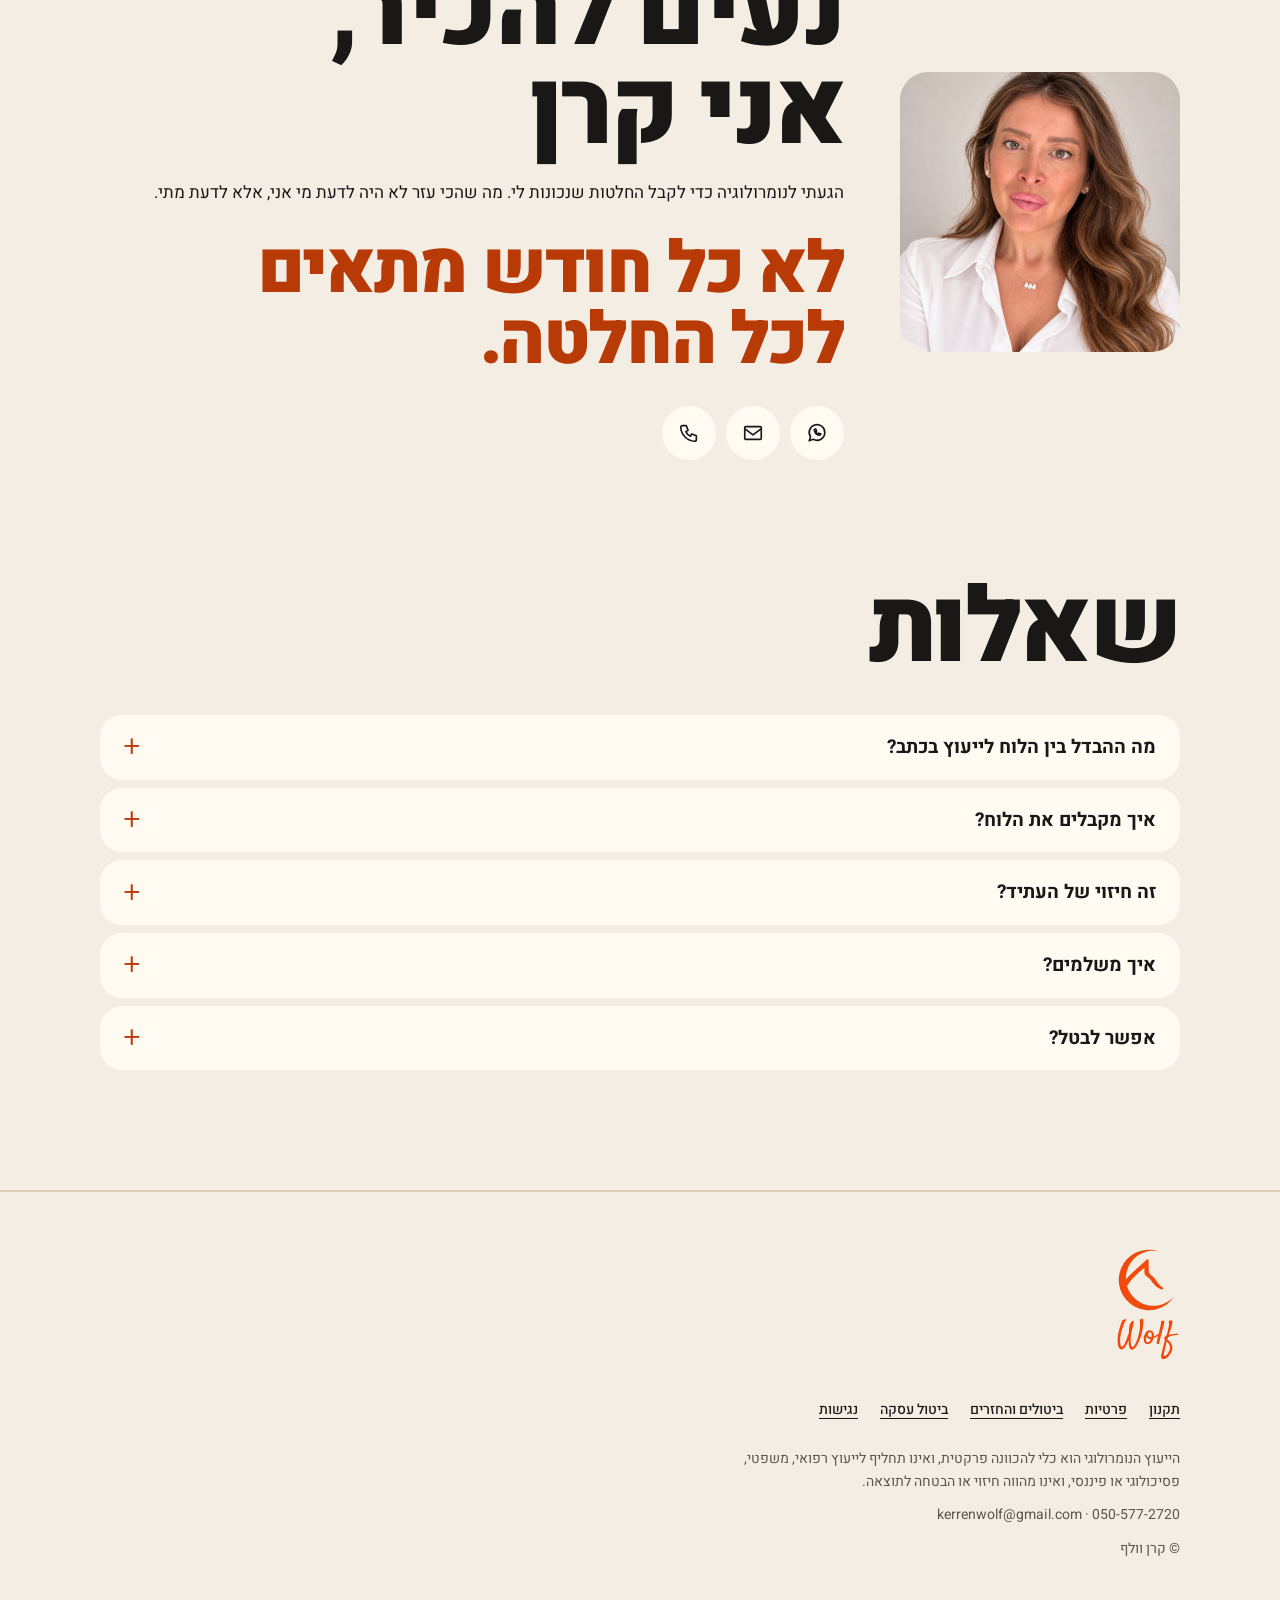
<file: 2027.html>
<!doctype html>
<html lang="he" dir="rtl">
<head>
<meta charset="utf-8">
<meta name="viewport" content="width=device-width, initial-scale=1">
<title>מחשבון העיתוי האישי | קרן וולף</title>
<meta name="robots" content="noindex">
<!-- המחשבון עבר לעמוד הראשי. העמוד הזה נשאר רק כדי שקישורים ישנים ימשיכו לעבוד -->
<meta http-equiv="refresh" content="0; url=index.html#calc">
<link rel="canonical" href="index.html">
<script>location.replace("index.html" + location.search + "#calc");</script>
</head>
<body>
<p style="font-family:system-ui,Arial,sans-serif;text-align:center;margin-top:40px">המחשבון עבר לעמוד הראשי. <a href="index.html#calc">למעבר למחשבון</a></p>
</body>
</html>
</file>
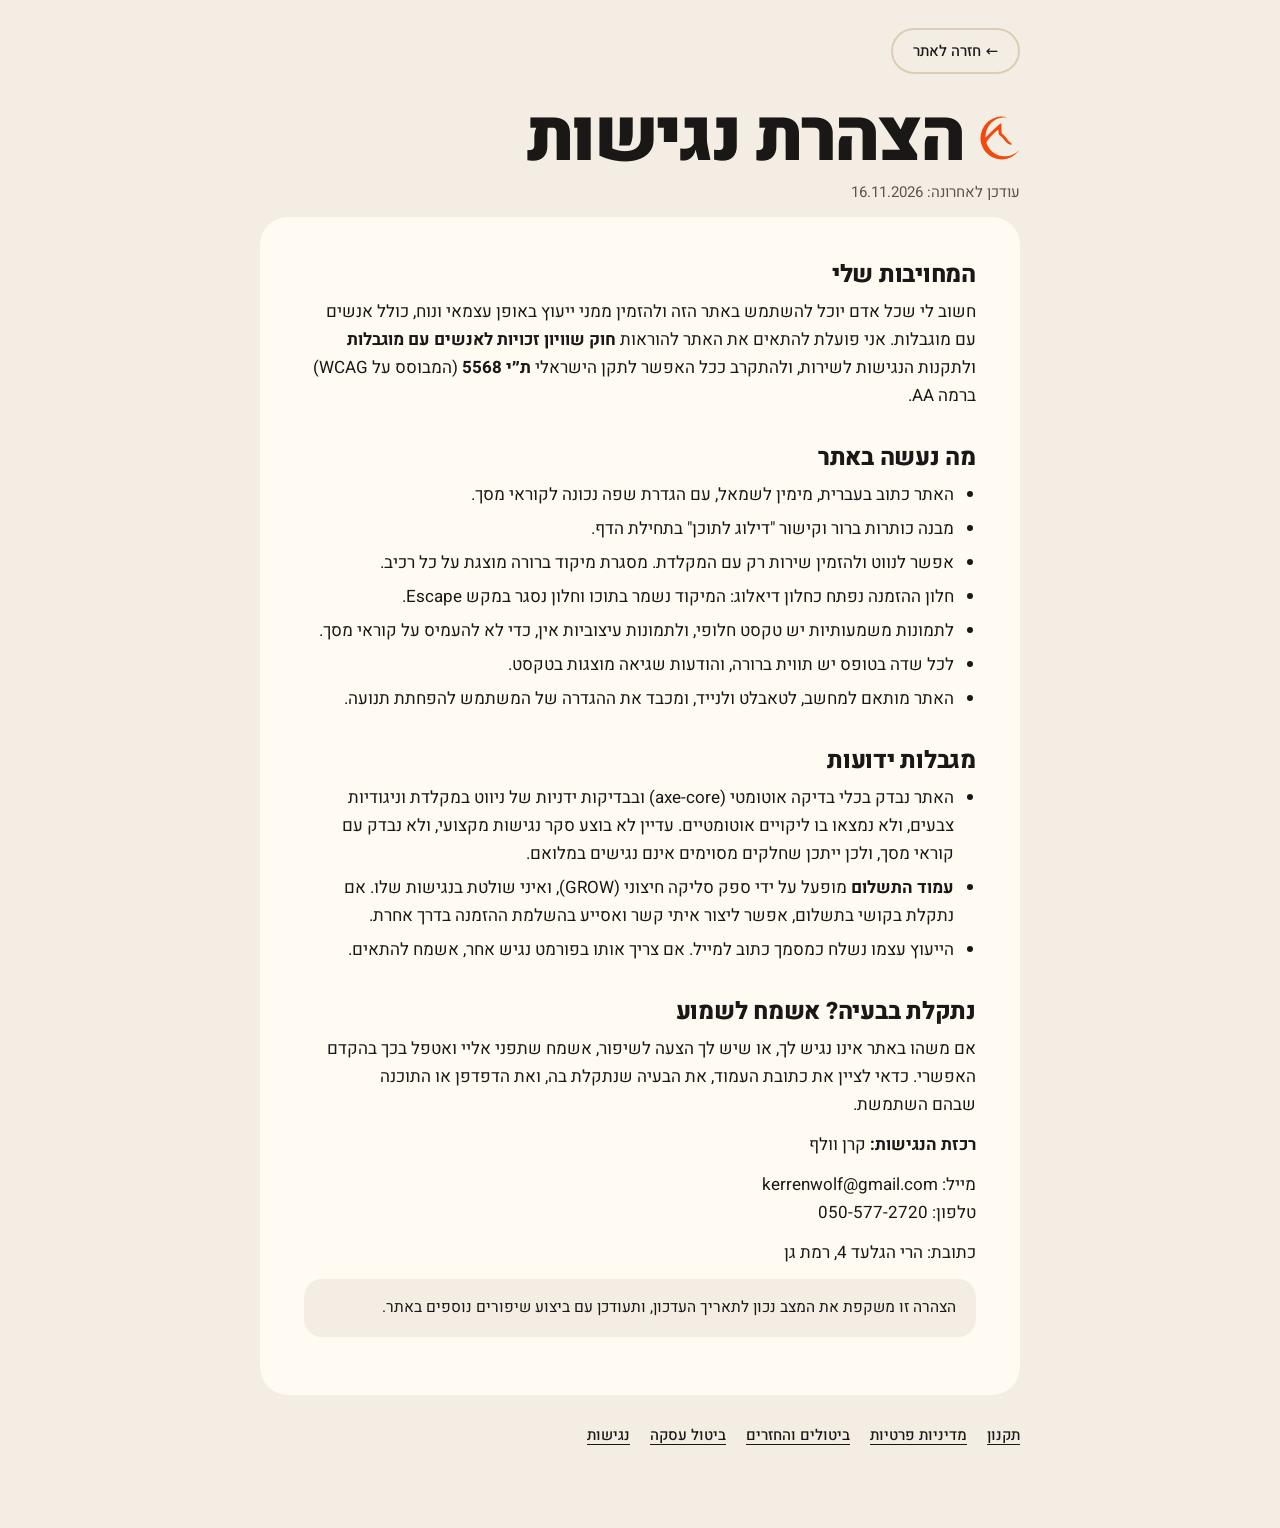
<file: accessibility.html>
<!doctype html>
<html lang="he" dir="rtl">
<head>
<meta charset="utf-8">
<meta name="viewport" content="width=device-width, initial-scale=1">
<title>הצהרת נגישות | קרן וולף</title>
<link rel="preconnect" href="https://fonts.googleapis.com">
<link rel="preconnect" href="https://fonts.gstatic.com" crossorigin>
<link href="https://fonts.googleapis.com/css2?family=Heebo:wght@300;400;500;700;800;900&display=swap" rel="stylesheet">
<link rel="stylesheet" href="site.css">
</head>
<body class="doc">
<div class="wrap">
<header>
  <a class='back' href='/'>← חזרה לאתר</a>
  <div class="brand"><img src="assets/logo-mark-orange.svg" alt=""><h1>הצהרת נגישות</h1></div>
  <p class="meta">עודכן לאחרונה: <span data-b="updated"></span></p>
  <div class="draft" id="draft" hidden><b>טיוטה לבדיקה.</b> המסמך הוכן כטיוטה ואינו ייעוץ משפטי. יש להעביר אותו לעורך דין או ליועץ נגישות לפני פרסום. להסרת הבאנר: BUSINESS.draft = false בקובץ settings.js.</div>
</header>
  <main class="card">

<h2>המחויבות שלי</h2>
<p>חשוב לי שכל אדם יוכל להשתמש באתר הזה ולהזמין ממני ייעוץ באופן עצמאי ונוח, כולל אנשים עם מוגבלות. אני פועלת להתאים את האתר להוראות <b>חוק שוויון זכויות לאנשים עם מוגבלות</b> ולתקנות הנגישות לשירות, ולהתקרב ככל האפשר לתקן הישראלי <b>ת״י 5568</b> (המבוסס על WCAG) ברמה AA.</p>

<h2>מה נעשה באתר</h2>
<ul>
<li>האתר כתוב בעברית, מימין לשמאל, עם הגדרת שפה נכונה לקוראי מסך.</li>
<li>מבנה כותרות ברור וקישור "דילוג לתוכן" בתחילת הדף.</li>
<li>אפשר לנווט ולהזמין שירות רק עם המקלדת. מסגרת מיקוד ברורה מוצגת על כל רכיב.</li>
<li>חלון ההזמנה נפתח כחלון דיאלוג: המיקוד נשמר בתוכו וחלון נסגר במקש Escape.</li>
<li>לתמונות משמעותיות יש טקסט חלופי, ולתמונות עיצוביות אין, כדי לא להעמיס על קוראי מסך.</li>
<li>לכל שדה בטופס יש תווית ברורה, והודעות שגיאה מוצגות בטקסט.</li>
<li>האתר מותאם למחשב, לטאבלט ולנייד, ומכבד את ההגדרה של המשתמש להפחתת תנועה.</li>
</ul>

<h2>מגבלות ידועות</h2>
<ul>
<li>האתר נבדק בכלי בדיקה אוטומטי (axe-core) ובבדיקות ידניות של ניווט במקלדת וניגודיות צבעים, ולא נמצאו בו ליקויים אוטומטיים. עדיין לא בוצע סקר נגישות מקצועי, ולא נבדק עם קוראי מסך, ולכן ייתכן שחלקים מסוימים אינם נגישים במלואם.</li>
<li><b>עמוד התשלום</b> מופעל על ידי ספק סליקה חיצוני (GROW), ואיני שולטת בנגישות שלו. אם נתקלת בקושי בתשלום, אפשר ליצור איתי קשר ואסייע בהשלמת ההזמנה בדרך אחרת.</li>
<li>הייעוץ עצמו נשלח כמסמך כתוב למייל. אם צריך אותו בפורמט נגיש אחר, אשמח להתאים.</li>
</ul>

<h2>נתקלת בבעיה? אשמח לשמוע</h2>
<p>אם משהו באתר אינו נגיש לך, או שיש לך הצעה לשיפור, אשמח שתפני אליי ואטפל בכך בהקדם האפשרי. כדאי לציין את כתובת העמוד, את הבעיה שנתקלת בה, ואת הדפדפן או התוכנה שבהם השתמשת.</p>
<p><b>רכזת הנגישות:</b> <span data-b="legalName"></span></p>
<p>מייל: <span data-c="email"></span><br>טלפון: <span data-c="phoneDisplay"></span></p>
<p>כתובת: <span data-b="address"></span></p>

<div class="note">הצהרה זו משקפת את המצב נכון לתאריך העדכון, ותעודכן עם ביצוע שיפורים נוספים באתר.</div>

  </main>
  <nav class="other" aria-label="מסמכים נוספים"><a href='/terms'>תקנון</a><a href='/privacy'>מדיניות פרטיות</a><a href='/refunds'>ביטולים והחזרים</a><a href='/cancel'>ביטול עסקה</a><a href='/accessibility'>נגישות</a></nav>
</div>
<script src="settings.js"></script>
<script>
Object.entries(COLORS).forEach(function(kv){document.documentElement.style.setProperty("--"+kv[0],kv[1])});
document.querySelectorAll("[data-b]").forEach(function(el){var v=BUSINESS[el.dataset.b]||"";el.textContent=v;if(v.charAt(0)==="["||!v)el.classList.add("ph")});
document.querySelectorAll("[data-c]").forEach(function(el){el.textContent=CONFIG[el.dataset.c]});
document.getElementById("draft").hidden=!BUSINESS.draft;
</script>
</body>
</html>
</file>
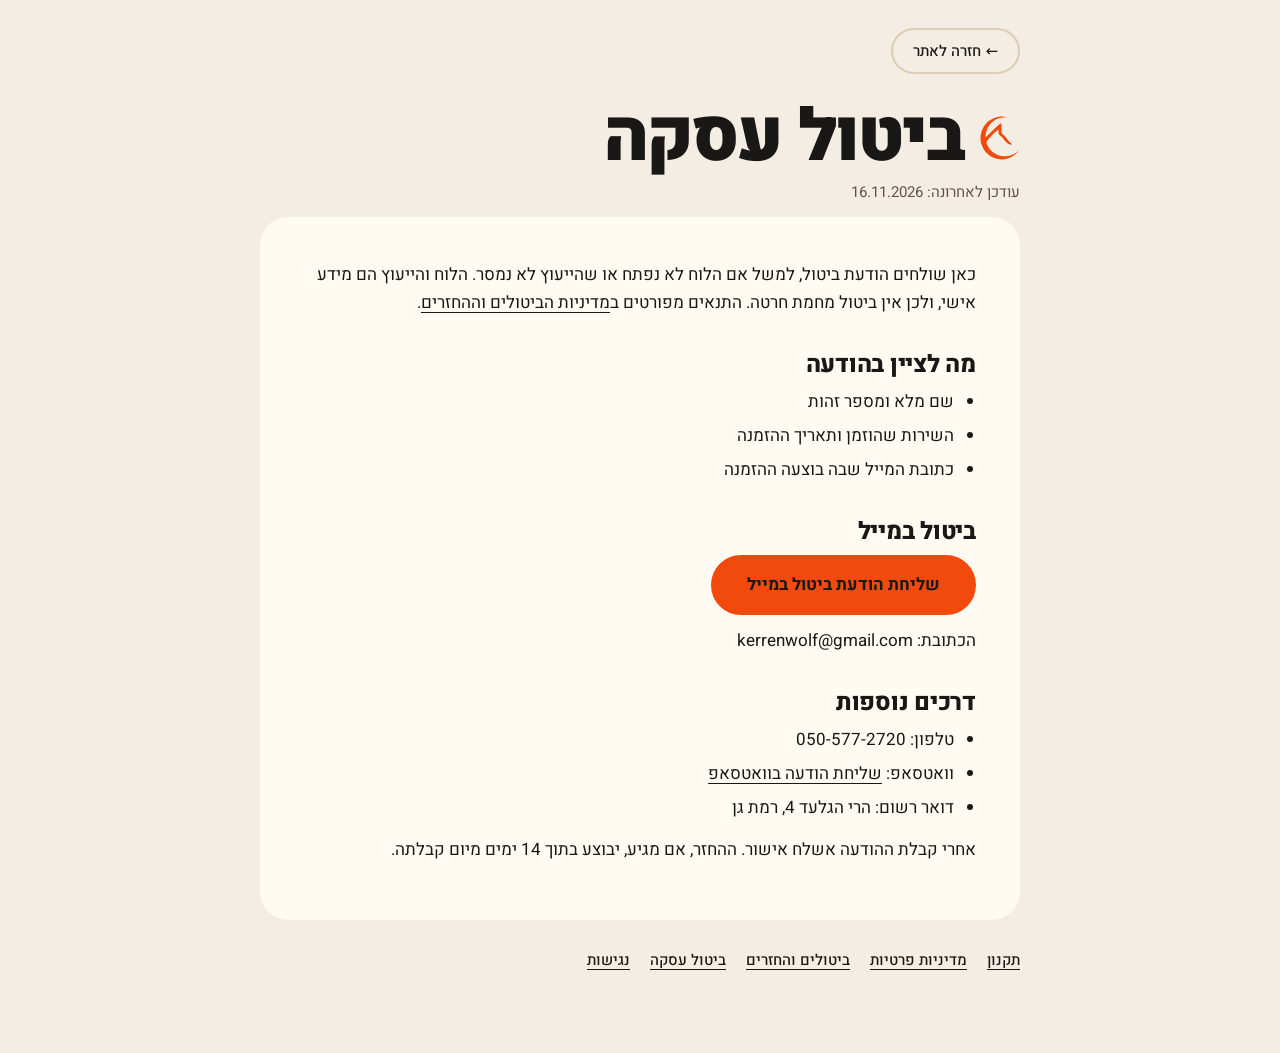
<file: cancel.html>
<!doctype html>
<html lang="he" dir="rtl">
<head>
<meta charset="utf-8">
<meta name="viewport" content="width=device-width, initial-scale=1">
<title>ביטול עסקה | קרן וולף</title>
<link rel="preconnect" href="https://fonts.googleapis.com">
<link rel="preconnect" href="https://fonts.gstatic.com" crossorigin>
<link href="https://fonts.googleapis.com/css2?family=Heebo:wght@300;400;500;700;800;900&display=swap" rel="stylesheet">
<link rel="stylesheet" href="site.css">
</head>
<body class="doc">
<div class="wrap">
<header>
  <a class='back' href='/'>← חזרה לאתר</a>
  <div class="brand"><img src="assets/logo-mark-orange.svg" alt=""><h1>ביטול עסקה</h1></div>
  <p class="meta">עודכן לאחרונה: <span data-b="updated"></span></p>
  <div class="draft" id="draft" hidden><b>טיוטה לבדיקה.</b> המסמך הוכן כטיוטה ואינו ייעוץ משפטי. יש להעביר אותו לעורך דין לפני פרסום, ולמלא את הפרטים המסומנים בצהוב. להסרת הבאנר: BUSINESS.draft = false בקובץ settings.js.</div>
</header>
  <main class="card">

<p>כאן שולחים הודעת ביטול, למשל אם הלוח לא נפתח או שהייעוץ לא נמסר. הלוח והייעוץ הם מידע אישי, ולכן אין ביטול מחמת חרטה. התנאים מפורטים ב<a href='/refunds'>מדיניות הביטולים וההחזרים</a>.</p>

<h2>מה לציין בהודעה</h2>
<ul>
<li>שם מלא ומספר זהות</li>
<li>השירות שהוזמן ותאריך ההזמנה</li>
<li>כתובת המייל שבה בוצעה ההזמנה</li>
</ul>

<h2>ביטול במייל</h2>
<p><a class="btn" id="mailCancel" href="#">שליחת הודעת ביטול במייל</a></p>
<p>הכתובת: <span data-c="email"></span></p>

<h2>דרכים נוספות</h2>
<ul>
<li>טלפון: <span data-c="phoneDisplay"></span></li>
<li>וואטסאפ: <a id="waCancel" href="#" target="_blank" rel="noopener">שליחת הודעה בוואטסאפ</a></li>
<li>דואר רשום: <span data-b="address"></span></li>
</ul>

<p>אחרי קבלת ההודעה אשלח אישור. ההחזר, אם מגיע, יבוצע בתוך 14 ימים מיום קבלתה.</p>
<script>
document.addEventListener("DOMContentLoaded",function(){
  var t="ביטול עסקה", b="שלום, אני מבקשת לבטל עסקה.\nשם מלא:\nמספר זהות:\nהשירות שהוזמן:\nתאריך ההזמנה:";
  document.getElementById("mailCancel").href="mailto:"+CONFIG.email+"?subject="+encodeURIComponent(t)+"&body="+encodeURIComponent(b);
  document.getElementById("waCancel").href="https://wa.me/"+CONFIG.whatsapp+"?text="+encodeURIComponent(t+"\nשם מלא:\nמספר זהות:\nהשירות שהוזמן:\nתאריך ההזמנה:");
});
</script>

  </main>
  <nav class="other" aria-label="מסמכים נוספים"><a href='/terms'>תקנון</a><a href='/privacy'>מדיניות פרטיות</a><a href='/refunds'>ביטולים והחזרים</a><a href='/cancel'>ביטול עסקה</a><a href='/accessibility'>נגישות</a></nav>
</div>
<script src="settings.js"></script>
<script>
Object.entries(COLORS).forEach(function(kv){document.documentElement.style.setProperty("--"+kv[0],kv[1])});
document.querySelectorAll("[data-b]").forEach(function(el){var v=BUSINESS[el.dataset.b]||"";el.textContent=v;if(v.charAt(0)==="["||!v)el.classList.add("ph")});
document.querySelectorAll("[data-c]").forEach(function(el){el.textContent=CONFIG[el.dataset.c]});
document.getElementById("draft").hidden=!BUSINESS.draft;
</script>
</body>
</html>
</file>
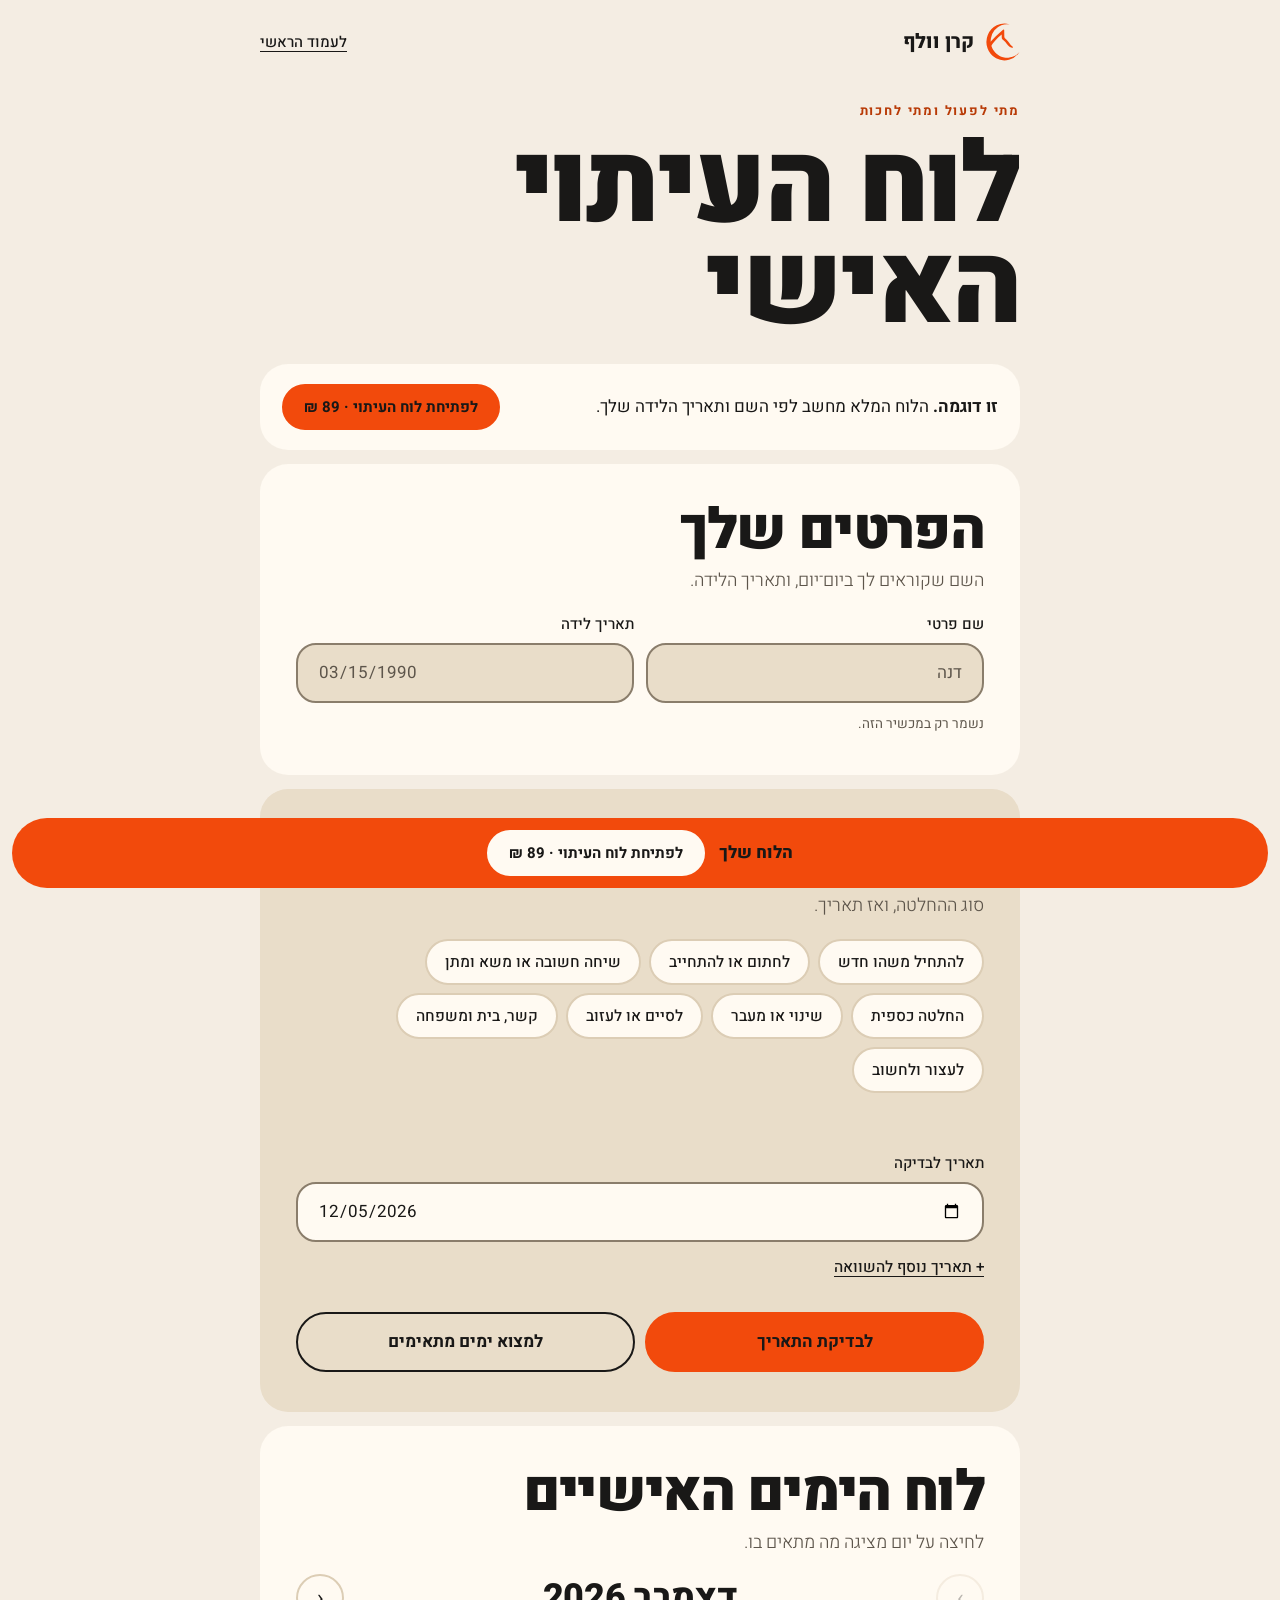
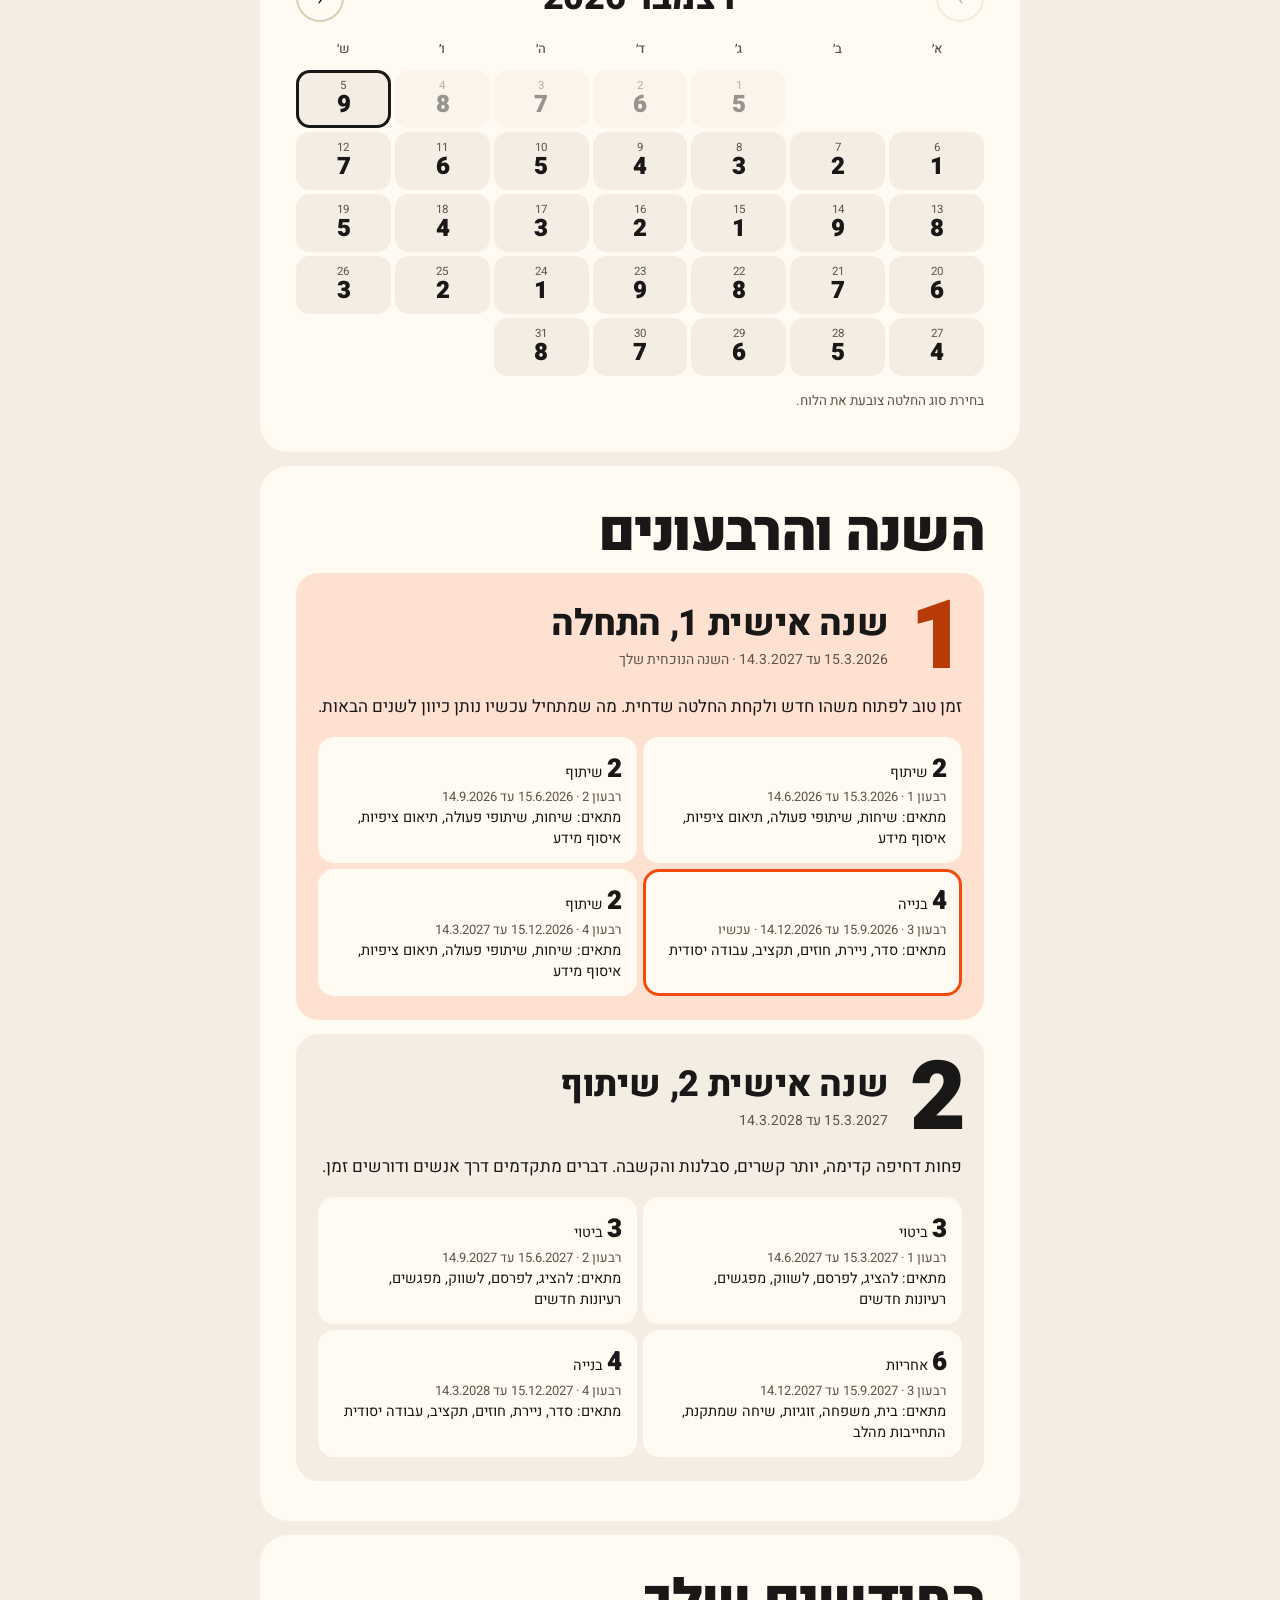
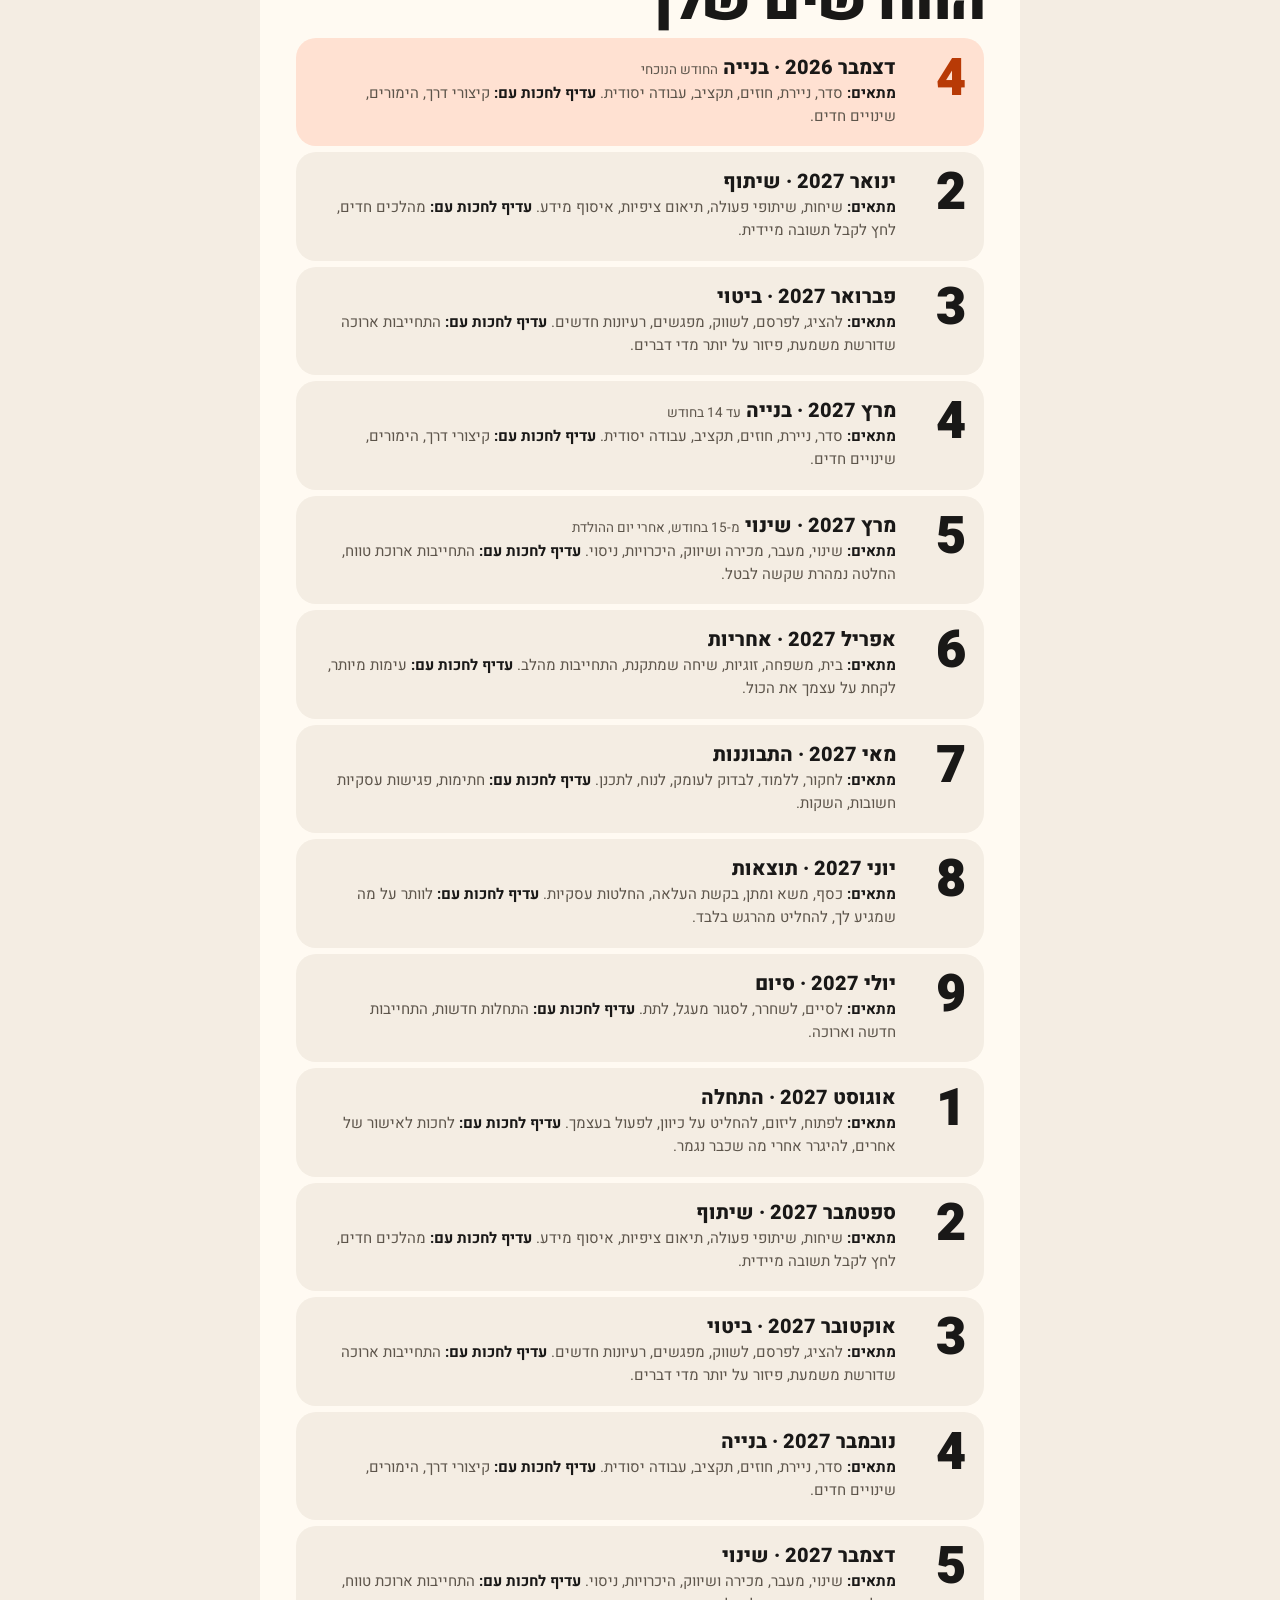
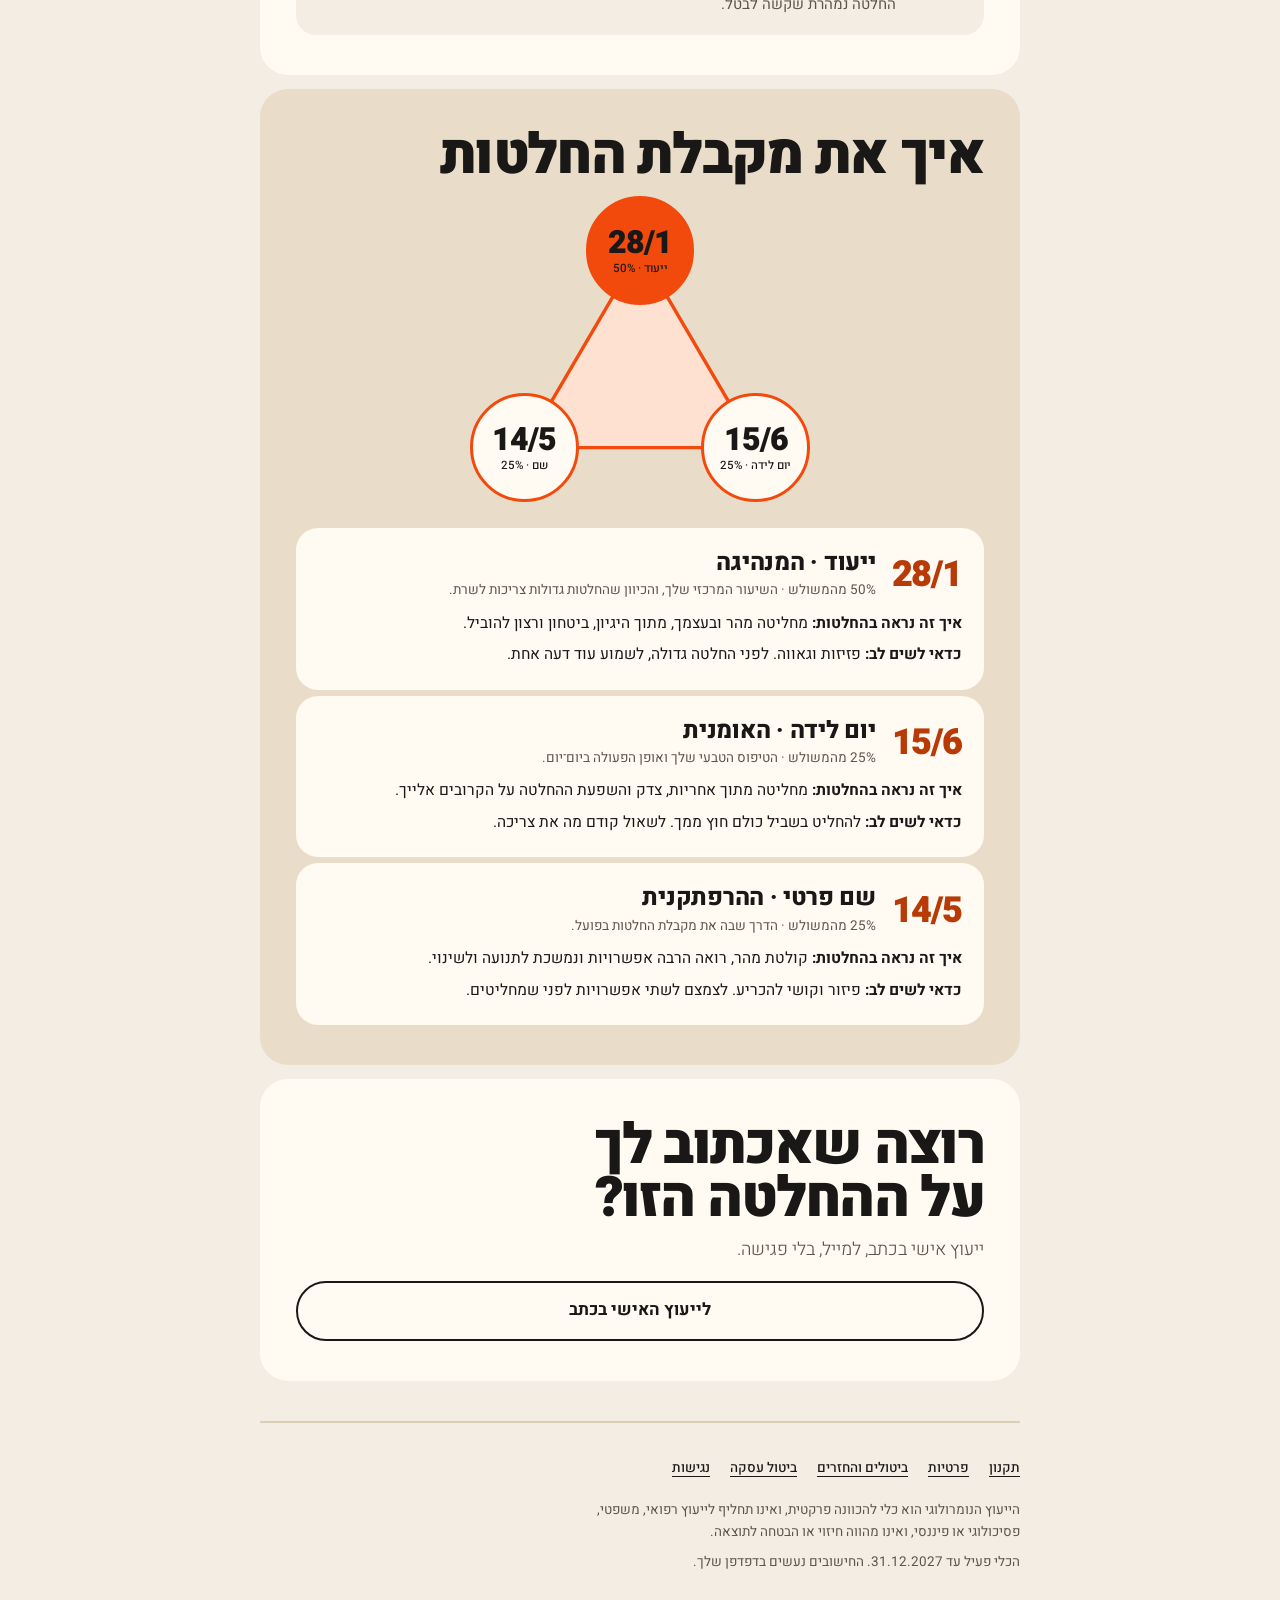
<file: luach.html>
<!doctype html>
<html lang="he" dir="rtl">
<head>
<meta charset="utf-8">
<meta name="viewport" content="width=device-width, initial-scale=1, viewport-fit=cover">
<title>לוח העיתוי האישי | קרן וולף</title>
<meta name="description" content="לוח העיתוי האישי: בדיקת החלטה לפי תאריך, הימים המתאימים ביותר, לוח ימים אישיים, רבעונים וחודשים.">
<meta name="robots" content="noindex">
<meta name="theme-color" content="#f4ede3">
<link rel="icon" href="data:image/svg+xml,%3Csvg xmlns='http://www.w3.org/2000/svg' viewBox='0 0 100 100'%3E%3Crect width='100' height='100' rx='24' fill='%23f24a0c'/%3E%3Cg transform='translate(14 12) scale(.145)' fill='%23fffaf2'%3E%3Cpath d='M345 44.6A262 262 0 1 0 488 437.2A239 239 0 1 1 345 44.6Z'/%3E%3C/g%3E%3C/svg%3E">
<link rel="preconnect" href="https://fonts.googleapis.com">
<link rel="preconnect" href="https://fonts.gstatic.com" crossorigin>
<link href="https://fonts.googleapis.com/css2?family=Heebo:wght@300;400;500;700;800;900&display=swap" rel="stylesheet">
<link rel="stylesheet" href="site.css">
</head>
<body>
<main class="wrap tool-page" id="main">

  <div class="site-head">
    <a class="brand" href="index.html"><img src="assets/logo-mark-orange.svg" alt="" width="30" height="33"><span>קרן וולף</span></a>
    <a class="back-link no-print" href="index.html">לעמוד הראשי</a>
  </div>

  <header class="hero">
    <p class="eyebrow">מתי לפעול ומתי לחכות</p>
    <h1>לוח העיתוי האישי</h1>
  </header>

  <div class="banner" id="demoBanner" hidden>
    <p><b>זו דוגמה.</b> הלוח המלא מחשב לפי השם ותאריך הלידה שלך.</p>
    <button class="btn sm" type="button" data-buy></button>
  </div>
  <div class="banner" id="previewBanner" hidden>
    <p><b>מצב תצוגה מקדימה.</b> לא הוגדר מפתח גישה ב-settings.js, ולכן הכלי פתוח לכולם.</p>
  </div>
  <div class="banner ok" id="thanksBanner" hidden>
    <p><b>התשלום התקבל, והכלי פתוח.</b> הקישור האישי שלך נמצא בתחתית העמוד.</p>
  </div>

  <!-- ============ פרטים ============ -->
  <section class="card" aria-labelledby="meH">
    <h2 id="meH">הפרטים שלך</h2>
    <p class="lead">השם שקוראים לך ביום־יום, ותאריך הלידה.</p>
    <form class="row" id="meForm" novalidate>
      <div class="f"><label for="fName">שם פרטי</label><input id="fName" type="text" autocomplete="given-name" maxlength="30" required></div>
      <div class="f"><label for="fBirth">תאריך לידה</label><input id="fBirth" type="date" autocomplete="bday" required></div>
      <button class="btn no-print" type="submit" id="meBtn">לחישוב</button>
      <p class="err" id="meErr" role="alert"></p>
    </form>
    <p class="hint" style="margin-top:10px">נשמר רק במכשיר הזה.</p>
  </section>

  <div id="out" hidden>

    <!-- ============ בדיקת החלטה ============ -->
    <section class="card tint" aria-labelledby="chkH">
      <h2 id="chkH">בדיקת החלטה</h2>
      <p class="lead">סוג ההחלטה, ואז תאריך.</p>
      <div class="chips" id="decChips" role="group" aria-label="סוג ההחלטה"></div>
      <p class="dec-hint" id="decHint" aria-live="polite"></p>
      <div class="dates" id="dates"></div>
      <button class="link no-print" type="button" id="addDate">+ תאריך נוסף להשוואה</button>
      <p class="err" id="chkErr" role="alert"></p>
      <div class="actions no-print">
        <button class="btn" type="button" id="runCheck">לבדיקת התאריך</button>
        <button class="btn ghost" type="button" id="findBest">למצוא ימים מתאימים</button>
      </div>
      <div id="checkOut" aria-live="polite"></div>
      <div id="bestOut" aria-live="polite"></div>
    </section>

    <!-- ============ לוח הימים ============ -->
    <section class="card" aria-labelledby="calH">
      <h2 id="calH">לוח הימים האישיים</h2>
      <p class="lead">לחיצה על יום מציגה מה מתאים בו.</p>
      <div class="cal-head">
        <button class="nav no-print" type="button" id="calPrev" aria-label="החודש הקודם">›</button>
        <h3 id="calTitle" aria-live="polite"></h3>
        <button class="nav no-print" type="button" id="calNext" aria-label="החודש הבא">‹</button>
      </div>
      <div class="cal" id="cal"></div>
      <div class="legend" id="calLegend"></div>
      <div class="daybox" id="dayBox" hidden aria-live="polite"></div>
    </section>

    <!-- ============ השנה והרבעונים ============ -->
    <section class="card" aria-labelledby="yrH">
      <h2 id="yrH">השנה והרבעונים</h2>
      <div id="years"></div>
    </section>

    <!-- ============ החודשים ============ -->
    <section class="card" aria-labelledby="moH">
      <h2 id="moH">החודשים שלך</h2>
      <div class="mlist" id="months"></div>
    </section>

    <!-- ============ איך את מחליטה ============ -->
    <section class="card tint" aria-labelledby="prH">
      <h2 id="prH">איך את מקבלת החלטות</h2>
      <div class="tri" id="tri"></div>
    </section>

    <section class="card no-print" aria-labelledby="upH">
      <h2 id="upH">רוצה שאכתוב לך על ההחלטה הזו?</h2>
      <p class="lead">ייעוץ אישי בכתב, למייל, בלי פגישה.</p>
      <a class="btn dark block" href="index.html#services" id="upBtn">לייעוץ האישי בכתב</a>
    </section>

    <section class="card no-print" id="keepCard" hidden aria-labelledby="kpH">
      <h2 id="kpH">הקישור האישי שלך</h2>
      <p class="lead">דרכו חוזרים לכלי מכל מכשיר.</p>
      <div class="keep">
        <label class="sr" for="keepUrl">הקישור האישי</label>
        <input id="keepUrl" readonly>
        <div class="actions">
          <button class="btn sm" type="button" id="copyUrl">העתקת הקישור</button>
          <a class="btn sm ghost" id="mailUrl" href="#">לשלוח לעצמי במייל</a>
          <button class="btn sm ghost" type="button" id="printBtn">הדפסה / שמירה כ-PDF</button>
        </div>
        <p class="hint" id="copyMsg" role="status"></p>
      </div>
    </section>
  </div>

  <footer class="tool-foot">
    <nav id="legal" aria-label="מסמכים נוספים"></nav>
    <p id="dis"></p>
    <p>הכלי פעיל עד <span id="untilTxt"></span>. החישובים נעשים בדפדפן שלך.</p>
  </footer>
</main>

<div class="sticky no-print" id="sticky" hidden>
  <span id="stickyTxt"></span>
  <button class="btn sm light" type="button" data-buy></button>
</div>

<script src="settings.js"></script>
<script src="engine.js"></script>
<script>
const $  = (s,r=document)=>r.querySelector(s);
const $$ = (s,r=document)=>[...r.querySelectorAll(s)];
const esc = s => String(s??"").replace(/[&<>"']/g,c=>({"&":"&amp;","<":"&lt;",">":"&gt;",'"':"&quot;","'":"&#39;"}[c]));
const E = Engine, C = E.CYCLE;
const MONTHS = ["ינואר","פברואר","מרץ","אפריל","מאי","יוני","יולי","אוגוסט","ספטמבר","אוקטובר","נובמבר","דצמבר"];
const WD = ["ראשון","שני","שלישי","רביעי","חמישי","שישי","שבת"];
const WD_SHORT = ["א׳","ב׳","ג׳","ד׳","ה׳","ו׳","ש׳"];
const LAYER = {day:"היום האישי",month:"החודש האישי",year:"השנה האישית"};
const SAMPLE = {name:"דנה", birth:"1990-03-15"};
const today = E.fromDate(new Date());
const until = E.parseDate(TOOL.until);
const short = o => `${o.d}.${o.m}.${o.y}`;
const long  = o => `יום ${WD[E.toDate(o).getDay()]}, ${o.d} ב${MONTHS[o.m-1]} ${o.y}`;
const inRange = o => E.toDate(o) >= E.toDate(today) && E.toDate(o) <= E.toDate(until);
const ls = { get(k){try{return localStorage.getItem(k)}catch(e){return null}}, set(k,v){try{localStorage.setItem(k,v)}catch(e){}} };

let access=false, key="", person=null, dec="", calMonth={y:today.y,m:today.m}, selDay=null;

/* ---------- פיקסל של Meta: נטען רק אם מוגדר ב-settings.js. השם והתאריך לא נשלחים אליו ---------- */
if (CONFIG.metaPixelId){
  !function(f,b,e,v,n,t,s){if(f.fbq)return;n=f.fbq=function(){n.callMethod?n.callMethod.apply(n,arguments):n.queue.push(arguments)};if(!f._fbq)f._fbq=n;n.push=n;n.loaded=!0;n.version="2.0";n.queue=[];t=b.createElement(e);t.async=!0;t.src=v;s=b.getElementsByTagName(e)[0];s.parentNode.insertBefore(t,s)}(window,document,"script","https://connect.facebook.net/en_US/fbevents.js");
  fbq("init",CONFIG.metaPixelId);
  fbq("track","PageView");
}
const track = (ev,data) => { if(window.fbq) fbq("track",ev,data); };

/* ---------- גישה: המפתח מגיע בכתובת החזרה מ-GROW (?k=...). באתר שמורה רק טביעת האצבע שלו ---------- */
async function sha256(s){
  const buf = await crypto.subtle.digest("SHA-256", new TextEncoder().encode(s));
  return [...new Uint8Array(buf)].map(x=>x.toString(16).padStart(2,"0")).join("");
}
async function checkAccess(){
  const hashes = [].concat(CONFIG.toolKeyHash||[]).filter(Boolean); // מפתח אחד או כמה (למשל מפתח מתנה נפרד)
  if(!hashes.length) return true;
  const q = new URLSearchParams(location.search);
  for(const k of [q.get("k"), ls.get("luach-key")]){
    if(!k) continue;
    try{ if(hashes.includes(await sha256(k))){ key=k; ls.set("luach-key",k); return true; } }catch(e){}
  }
  return false;
}
function buy(){
  track("InitiateCheckout",{content_name:TOOL.name,value:TOOL.price,currency:"ILS"});
  location.href = TOOL.payUrl ? TOOL.payUrl : `https://wa.me/${CONFIG.whatsapp}?text=${encodeURIComponent(`היי קרן, אשמח לקבל גישה ל${TOOL.name}.`)}`;
}

/* ---------- בדיקת החלטה ---------- */
function dateField(i,val){
  return `<div class="f"><label for="dt${i}">${i===0?"תאריך לבדיקה":"תאריך נוסף"}</label><input id="dt${i}" class="dt" type="date" min="${E.iso(today)}" max="${E.iso(until)}" value="${val||""}"></div>`;
}
function verdictCard(r,tag){
  const V = E.VERDICTS[r.verdict], d = E.DECISIONS.find(x=>x.id===dec);
  return `<article class="verdict v${r.verdict}">
    ${tag?`<span class="tag">${esc(tag)}</span>`:""}
    <h3>${esc(long(r.date))}: ${esc(V.label)}</h3>
    <p>${esc(d.name)}. ${esc(r.text)}</p>
    <ul>${r.parts.map(p=>`<li><span>${LAYER[p.layer]} ${p.num}, ${esc(C[p.num].word)}</span><em>${esc(E.FIT_LABELS[p.fit])}</em></li>`).join("")}</ul>
    <p class="dw"><b>ביום הזה מתאים:</b> ${esc(C[r.cycles.day].good)}.</p>
    <p class="dw"><b>עדיף לדחות:</b> ${esc(C[r.cycles.day].wait)}.</p>
  </article>`;
}
function meNote(){
  const p = E.profile(person.birth, person.name), id = p.name || p.day, t = E.decideText(id);
  const src = p.name ? `לפי השם שלך (${id.display}, ${t.title})` : `לפי יום הלידה שלך (${id.display}, ${t.title})`;
  return `<p class="me-note"><b>${esc(src)}:</b> את ${esc(t.how)} <b>כדאי לשים לב:</b> ${esc(t.watch)}</p>`;
}
function needDec(){
  if(dec) { $("#chkErr").textContent=""; return true; }
  $("#chkErr").textContent="קודם בוחרים סוג החלטה.";
  $("#decChips .chip").focus(); return false;
}
function runCheck(){
  if(!needDec()) return;
  const dates = $$("#dates .dt").map(i=>E.parseDate(i.value)).filter(Boolean);
  const ok = dates.filter(inRange);
  if(!ok.length){ $("#chkErr").textContent = dates.length ? `אפשר לבדוק תאריכים מהיום ועד ${short(until)}.` : "צריך לבחור לפחות תאריך אחד."; $("#dt0").focus(); return; }
  const res = ok.map(o=>E.checkDate(person.birth,dec,o)).sort((a,b)=>b.verdict-a.verdict||b.score-a.score);
  const tie = res.length>1 && res[0].score===res[1].score && res[0].verdict===res[1].verdict;
  $("#checkOut").innerHTML = res.map((r,i)=>verdictCard(r, res.length>1&&i===0&&!tie ? "המתאים ביותר מבין התאריכים שבחרת" : "")).join("") + meNote();
  $("#checkOut").scrollIntoView({behavior:"smooth",block:"nearest"});
}
function findBest(){
  if(!needDec()) return;
  const span = Math.min(90, Math.round((E.toDate(until)-E.toDate(today))/864e5)+1);
  let list = E.bestDates(person.birth,dec,today,span,8), full = true;
  if(!list.length){
    full = false;
    list = Array.from({length:span},(_,i)=>E.checkDate(person.birth,dec,E.addDays(today,i))).filter(r=>r.verdict===1)
      .sort((a,b)=>b.score-a.score||E.toDate(a.date)-E.toDate(b.date)).slice(0,6).sort((a,b)=>E.toDate(a.date)-E.toDate(b.date));
  }
  const d = E.DECISIONS.find(x=>x.id===dec);
  const head = full
    ? `<h3 style="margin-top:22px">הימים המתאימים ביותר: ${esc(d.name)}</h3><p class="hint">ימים שבהם היום האישי תומך בהחלטה, וגם התקופה שסביבו. עד ${short(E.addDays(today,span-1))}.</p>`
    : `<h3 style="margin-top:22px">אין כרגע עיתוי מלא: ${esc(d.name)}</h3><p class="hint">ב-${span} הימים הקרובים אין יום שבו גם היום האישי וגם התקופה תומכים בהחלטה הזו. אלה הימים הקרובים ביותר לכך:</p>`;
  $("#bestOut").innerHTML = head + (list.length
    ? `<ul class="best">${list.map(r=>`<li class="${full?"":"maybe"}"><b>${esc(long(r.date))}</b><span>יום אישי ${r.cycles.day}, ${esc(C[r.cycles.day].word)}</span></li>`).join("")}</ul>`
    : `<p style="margin-top:10px">התקופה הזו מתאימה יותר לדברים אחרים. כדאי להסתכל על החודשים והרבעונים שלמטה.</p>`);
  $("#bestOut").scrollIntoView({behavior:"smooth",block:"nearest"});
}

/* ---------- לוח הימים ---------- */
const sameMonth = (a,b) => a.y===b.y && a.m===b.m;
function renderCal(){
  const {y,m} = calMonth, n = new Date(y,m,0).getDate(), pad = new Date(y,m-1,1).getDay();
  $("#calTitle").textContent = `${MONTHS[m-1]} ${y}`;
  $("#calPrev").disabled = sameMonth(calMonth,today);
  $("#calNext").disabled = sameMonth(calMonth,until);
  let h = WD_SHORT.map(w=>`<div class="wd" aria-hidden="true">${w}</div>`).join("") + "<div></div>".repeat(pad);
  for(let d=1; d<=n; d++){
    const o = {y,m,d}, c = E.cycles(person.birth,o), past = E.toDate(o) < E.toDate(today);
    const r = dec ? E.checkDate(person.birth,dec,o) : null;
    const isSel = selDay && E.iso(selDay)===E.iso(o);
    const mark = r ? ["○","◐","●"][r.verdict] : "";
    const al = `${d} ב${MONTHS[m-1]}, יום אישי ${c.day}, ${C[c.day].word}${r?", "+E.VERDICTS[r.verdict].label:""}`;
    h += `<button type="button" class="day${r?" f"+r.verdict:""}${E.iso(o)===E.iso(today)?" today":""}${past?" past":""}" data-d="${d}" aria-pressed="${!!isSel}" aria-label="${esc(al)}"><small>${d}</small><b>${c.day}</b>${mark?`<i aria-hidden="true">${mark}</i>`:""}</button>`;
  }
  $("#cal").innerHTML = h;
  $("#calLegend").innerHTML = dec
    ? `<span><u style="background:var(--accent)"></u>● עיתוי מתאים</span><span><u style="background:var(--sand)"></u>◐ אפשרי</span><span><u style="background:var(--bg)"></u>○ עדיף לחכות</span>`
    : `<span>בחירת סוג החלטה צובעת את הלוח.</span>`;
  renderDay();
}
function renderDay(){
  const box = $("#dayBox");
  if(!selDay || !sameMonth(selDay,calMonth)){ box.hidden = true; return; }
  const c = E.cycles(person.birth,selDay), r = dec ? E.checkDate(person.birth,dec,selDay) : null;
  const d = dec && E.DECISIONS.find(x=>x.id===dec);
  box.innerHTML = `<h4>${esc(long(selDay))}</h4>
    <p><b>יום אישי ${c.day}, ${esc(C[c.day].word)}</b> · חודש אישי ${c.month}, ${esc(C[c.month].word)} · שנה אישית ${c.year}</p>
    <p><b>מתאים:</b> ${esc(C[c.day].good)}.</p><p><b>עדיף לדחות:</b> ${esc(C[c.day].wait)}.</p>
    ${r?`<p style="margin-top:6px"><b>${esc(d.name)}: ${esc(E.VERDICTS[r.verdict].label)}.</b> ${esc(r.text)}</p>`:""}`;
  box.hidden = false;
}

/* ---------- השנה האישית והרבעונים ---------- */
function renderYears(){
  const b = person.birth, out = [];
  let on = today;
  for(let guard=0; guard<3; guard++){
    const c = E.cycles(b,on), qs = E.quarters(b,on);
    const from = qs[0].from, to = qs[3].to, now = guard===0;
    out.push(`<article class="yr${now?" now":""}">
      <div class="yr-head"><span class="big">${c.year}</span><div><h3>שנה אישית ${c.year}, ${esc(C[c.year].word)}</h3><small>${short(from)} עד ${short(to)}${now?" · השנה הנוכחית שלך":""}</small></div></div>
      <p>${esc(C[c.year].year)}</p>
      <ul class="qs">${qs.map(q=>`<li class="${q.current&&now?"cur":""}"><b>${q.num}</b> ${esc(C[q.num].word)}<small>רבעון ${q.index} · ${short(q.from)} עד ${short(q.to)}${q.current&&now?" · עכשיו":""}</small>מתאים: ${esc(C[q.num].good)}</li>`).join("")}</ul>
    </article>`);
    on = E.addDays(to,1);
    if(E.toDate(on) > E.toDate(until)) break;
  }
  $("#years").innerHTML = out.join("");
}

/* ---------- החודשים ---------- */
function renderMonths(){
  const rows = [];
  for(let o={y:today.y,m:today.m,d:1}; E.toDate(o) <= E.toDate(until); o=E.addMonths(o,1)){
    const mm = E.yearMonths(person.birth,o.y)[o.m-1], now = sameMonth(o,today);
    const one = (n,label) => `<div class="mrow${now?" now":""}"><span class="n">${n}</span><h4>${MONTHS[o.m-1]} ${o.y} · ${esc(C[n].word)} <small>${label}</small></h4><p><b>מתאים:</b> ${esc(C[n].good)}. <b>עדיף לחכות עם:</b> ${esc(C[n].wait)}.</p></div>`;
    if(mm.shiftDay){ rows.push(one(mm.num,`עד ${mm.shiftDay-1} בחודש`)); rows.push(one(mm.numAfter,`מ-${mm.shiftDay} בחודש, אחרי יום ההולדת`)); }
    else rows.push(one(mm.num, now?"החודש הנוכחי":""));
  }
  $("#months").innerHTML = rows.join("");
}

/* ---------- איך את מחליטה ---------- */
function renderProfile(){
  const p = E.profile(person.birth, person.name);
  /* המשולש עצמו: ייעוד בקודקוד, יום לידה מימין, שם משמאל. כמו במחשבון המלא */
  const node = (pos,k,label) => `<div class="node ${pos}"><b dir="ltr">${p[k]?esc(p[k].display):"?"}</b><span>${label}</span></div>`;
  const fig = `<div class="tri-fig" role="img" aria-label="המשולש הנומרולוגי: ייעוד ${p.destiny.display}, יום לידה ${p.day.display}${p.name?`, שם פרטי ${p.name.display}`:""}">
    <svg viewBox="0 0 300 270" aria-hidden="true"><polygon points="150,48 252,222 48,222"/></svg>
    ${node("top","destiny","ייעוד · 50%")}${node("right","day","יום לידה · 25%")}${node("left","name","שם · 25%")}
  </div>`;
  $("#tri").innerHTML = fig + ["destiny","day","name"].filter(k=>p[k]).map(k=>{
    const id = p[k], t = E.decideText(id), r = E.ROLES[k];
    return `<article class="tri-item"><header><span class="n">${esc(id.display)}</span><h3>${esc(r.label)} · ${esc(t.title)}<small>${esc(r.weight)} מהמשולש · ${esc(r.text)}</small></h3></header>
      <p><b>איך זה נראה בהחלטות:</b> ${esc(t.how)}</p><p><b>כדאי לשים לב:</b> ${esc(t.watch)}</p>${t.zero?`<p>${esc(t.zero)}</p>`:""}</article>`;
  }).join("");
}

function renderAll(){
  $("#checkOut").innerHTML = ""; $("#bestOut").innerHTML = "";
  renderCal(); renderYears(); renderMonths(); renderProfile();
  $("#out").hidden = false;
}

/* ---------- אירועים ---------- */
$("#decChips").innerHTML = E.DECISIONS.map(d=>`<button type="button" class="chip" data-id="${d.id}" aria-pressed="false">${esc(d.name)}</button>`).join("");
$("#decChips").addEventListener("click",e=>{
  const c = e.target.closest("[data-id]"); if(!c) return;
  dec = c.dataset.id;
  $$("#decChips .chip").forEach(x=>x.setAttribute("aria-pressed",x===c));
  $("#decHint").textContent = "למשל: " + E.DECISIONS.find(d=>d.id===dec).hint + ".";
  $("#chkErr").textContent = ""; $("#checkOut").innerHTML = ""; $("#bestOut").innerHTML = "";
  if(person) renderCal();
});
$("#dates").innerHTML = dateField(0, E.iso(today));
$("#addDate").addEventListener("click",()=>{
  const n = $$("#dates .dt").length;
  $("#dates").insertAdjacentHTML("beforeend", dateField(n,""));
  $("#dt"+n).focus();
  if(n+1 >= 3) $("#addDate").hidden = true;
});
$("#runCheck").addEventListener("click",runCheck);
$("#findBest").addEventListener("click",findBest);
$("#calPrev").addEventListener("click",()=>{ const o=E.addMonths({...calMonth,d:1},-1); calMonth={y:o.y,m:o.m}; renderCal(); });
$("#calNext").addEventListener("click",()=>{ const o=E.addMonths({...calMonth,d:1},1); calMonth={y:o.y,m:o.m}; renderCal(); });
$("#cal").addEventListener("click",e=>{
  const b = e.target.closest("[data-d]"); if(!b) return;
  selDay = {y:calMonth.y,m:calMonth.m,d:+b.dataset.d};
  $$("#cal .day").forEach(x=>x.setAttribute("aria-pressed",x===b));
  renderDay();
});
$$("[data-buy]").forEach(b=>{ b.textContent = `${TEXT.toolCta} · ${TOOL.price} ${CONFIG.currency}`; b.addEventListener("click",buy); });

$("#meForm").addEventListener("submit",e=>{
  e.preventDefault(); if(!access) return;
  const name = $("#fName").value.trim(), birth = E.parseDate($("#fBirth").value);
  let msg = "";
  if(!birth || E.toDate(birth) > E.toDate(today)) msg = "צריך תאריך לידה מלא ותקין.";
  else if(!E.nameValue(name).total) msg = "צריך שם פרטי באותיות עבריות.";
  $("#meErr").textContent = msg;
  if(msg){ (birth ? $("#fName") : $("#fBirth")).focus(); return; }
  person = {name, birth};
  ls.set("luach-person", JSON.stringify({name, birth:E.iso(birth)}));
  selDay = null; renderAll();
  $("#out").scrollIntoView({behavior:"smooth",block:"start"});
});

$("#copyUrl").addEventListener("click",async()=>{
  try{ await navigator.clipboard.writeText($("#keepUrl").value); $("#copyMsg").textContent = "הקישור הועתק."; }
  catch(e){ $("#keepUrl").select(); $("#copyMsg").textContent = "לא הצלחתי להעתיק. הקישור מסומן, אפשר להעתיק אותו ידנית."; }
});
$("#printBtn").addEventListener("click",()=>window.print());

/* ---------- הפעלה ---------- */
$("#legal").innerHTML = Object.values(LEGAL).map(l=>`<a href="${esc(l.href)}">${esc(l.label)}</a>`).join("");
$("#dis").textContent = TEXT.disclaimer;
$("#untilTxt").textContent = short(until);
$("#fBirth").max = E.iso(today);

(async()=>{
  access = await checkAccess();
  const q = new URLSearchParams(location.search);
  if(access){
    if(![].concat(CONFIG.toolKeyHash||[]).filter(Boolean).length) $("#previewBanner").hidden = false;
    if(key){
      const url = location.origin + location.pathname + "?k=" + encodeURIComponent(key);
      $("#keepUrl").value = url;
      $("#mailUrl").href = "mailto:?subject=" + encodeURIComponent("הקישור שלי ללוח העיתוי האישי") + "&body=" + encodeURIComponent(url);
      $("#keepCard").hidden = false;
    }
    if(q.get("status")==="success"){
      $("#thanksBanner").hidden = false;
      if(!ls.get("luach-purchased")){ track("Purchase",{content_name:TOOL.name,value:TOOL.price,currency:"ILS"}); ls.set("luach-purchased","1"); }
    }
    let saved = null; try{ saved = JSON.parse(ls.get("luach-person")); }catch(e){}
    const birth = saved && E.parseDate(saved.birth);
    if(birth && E.nameValue(saved.name).total){
      $("#fName").value = saved.name; $("#fBirth").value = saved.birth;
      person = {name:saved.name, birth}; renderAll();
    }
  } else {
    $("#demoBanner").hidden = false; $("#sticky").hidden = false;
    $("#stickyTxt").textContent = "הלוח שלך";
    $("#fName").value = SAMPLE.name; $("#fBirth").value = SAMPLE.birth;
    $("#fName").disabled = $("#fBirth").disabled = true; $("#meBtn").hidden = true;
    person = {name:SAMPLE.name, birth:E.parseDate(SAMPLE.birth)}; renderAll();
  }
})();
</script>
</body>
</html>
</file>
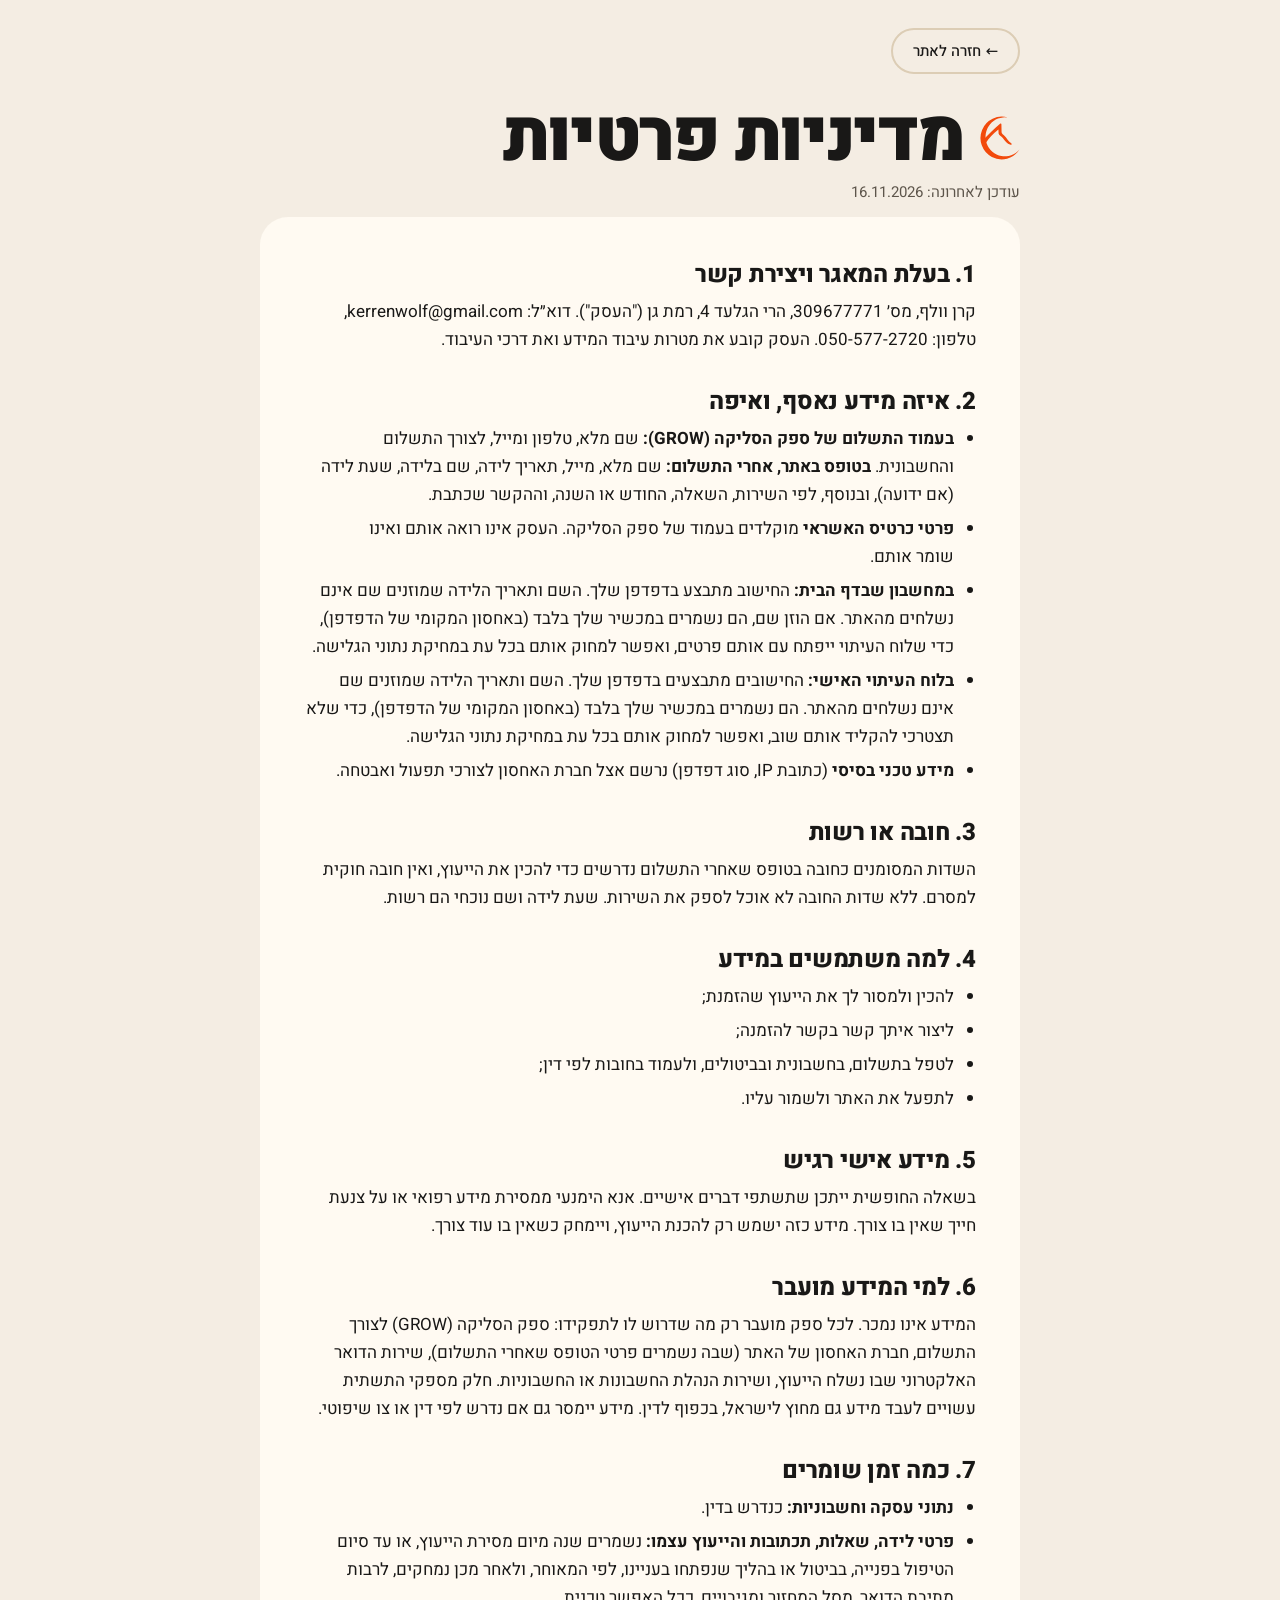
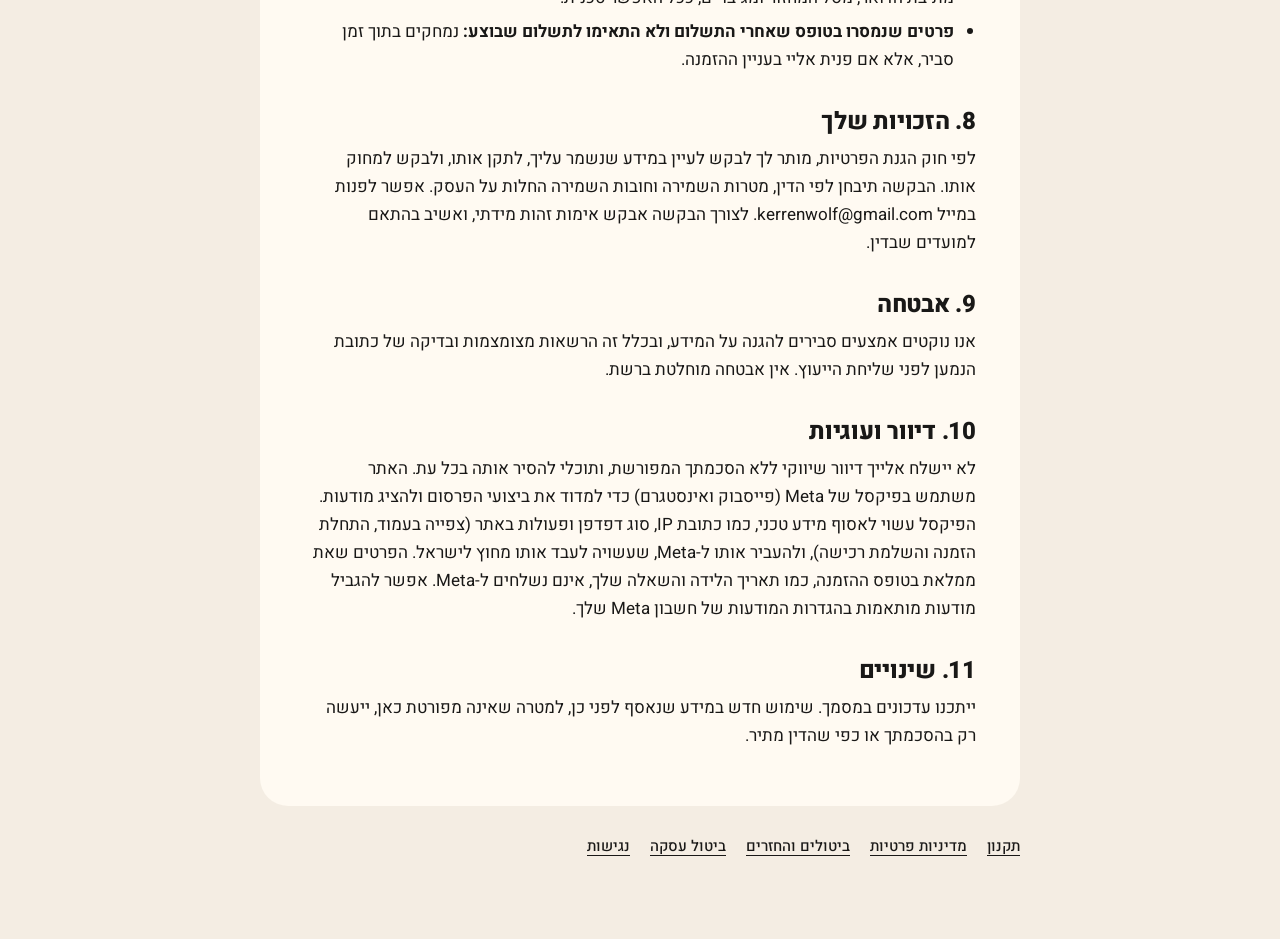
<file: privacy.html>
<!doctype html>
<html lang="he" dir="rtl">
<head>
<meta charset="utf-8">
<meta name="viewport" content="width=device-width, initial-scale=1">
<title>מדיניות פרטיות | קרן וולף</title>
<link rel="preconnect" href="https://fonts.googleapis.com">
<link rel="preconnect" href="https://fonts.gstatic.com" crossorigin>
<link href="https://fonts.googleapis.com/css2?family=Heebo:wght@300;400;500;700;800;900&display=swap" rel="stylesheet">
<link rel="stylesheet" href="site.css">
</head>
<body class="doc">
<div class="wrap">
<header>
  <a class='back' href='/'>← חזרה לאתר</a>
  <div class="brand"><img src="assets/logo-mark-orange.svg" alt=""><h1>מדיניות פרטיות</h1></div>
  <p class="meta">עודכן לאחרונה: <span data-b="updated"></span></p>
  <div class="draft" id="draft" hidden><b>טיוטה לבדיקה.</b> המסמך הוכן כטיוטה ואינו ייעוץ משפטי. יש להעביר אותו לעורך דין לפני פרסום, ולמלא את הפרטים המסומנים בצהוב. להסרת הבאנר: BUSINESS.draft = false בקובץ settings.js.</div>
</header>
  <main class="card">

<h2>1. בעלת המאגר ויצירת קשר</h2>
<p><span data-b="legalName"></span>, מס׳ <span data-b="idNumber"></span>, <span data-b="address"></span> ("העסק"). דוא״ל: <span data-c="email"></span>, טלפון: <span data-c="phoneDisplay"></span>. העסק קובע את מטרות עיבוד המידע ואת דרכי העיבוד.</p>

<h2>2. איזה מידע נאסף, ואיפה</h2>
<ul>
<li><b>בעמוד התשלום של ספק הסליקה (GROW):</b> שם מלא, טלפון ומייל, לצורך התשלום והחשבונית. <b>בטופס באתר, אחרי התשלום:</b> שם מלא, מייל, תאריך לידה, שם בלידה, שעת לידה (אם ידועה), ובנוסף, לפי השירות, השאלה, החודש או השנה, וההקשר שכתבת.</li>
<li><b>פרטי כרטיס האשראי</b> מוקלדים בעמוד של ספק הסליקה. העסק אינו רואה אותם ואינו שומר אותם.</li>
<li><b>במחשבון שבדף הבית:</b> החישוב מתבצע בדפדפן שלך. השם ותאריך הלידה שמוזנים שם אינם נשלחים מהאתר. אם הוזן שם, הם נשמרים במכשיר שלך בלבד (באחסון המקומי של הדפדפן), כדי שלוח העיתוי ייפתח עם אותם פרטים, ואפשר למחוק אותם בכל עת במחיקת נתוני הגלישה.</li>
<li><b>בלוח העיתוי האישי:</b> החישובים מתבצעים בדפדפן שלך. השם ותאריך הלידה שמוזנים שם אינם נשלחים מהאתר. הם נשמרים במכשיר שלך בלבד (באחסון המקומי של הדפדפן), כדי שלא תצטרכי להקליד אותם שוב, ואפשר למחוק אותם בכל עת במחיקת נתוני הגלישה.</li>
<li><b>מידע טכני בסיסי</b> (כתובת IP, סוג דפדפן) נרשם אצל חברת האחסון לצורכי תפעול ואבטחה.</li>
</ul>

<h2>3. חובה או רשות</h2>
<p>השדות המסומנים כחובה בטופס שאחרי התשלום נדרשים כדי להכין את הייעוץ, ואין חובה חוקית למסרם. ללא שדות החובה לא אוכל לספק את השירות. שעת לידה ושם נוכחי הם רשות.</p>

<h2>4. למה משתמשים במידע</h2>
<ul>
<li>להכין ולמסור לך את הייעוץ שהזמנת;</li>
<li>ליצור איתך קשר בקשר להזמנה;</li>
<li>לטפל בתשלום, בחשבונית ובביטולים, ולעמוד בחובות לפי דין;</li>
<li>לתפעל את האתר ולשמור עליו.</li>
</ul>

<h2>5. מידע אישי רגיש</h2>
<p>בשאלה החופשית ייתכן שתשתפי דברים אישיים. אנא הימנעי ממסירת מידע רפואי או על צנעת חייך שאין בו צורך. מידע כזה ישמש רק להכנת הייעוץ, ויימחק כשאין בו עוד צורך.</p>

<h2>6. למי המידע מועבר</h2>
<p>המידע אינו נמכר. לכל ספק מועבר רק מה שדרוש לו לתפקידו: ספק הסליקה (GROW) לצורך התשלום, חברת האחסון של האתר (שבה נשמרים פרטי הטופס שאחרי התשלום), שירות הדואר האלקטרוני שבו נשלח הייעוץ, ושירות הנהלת החשבונות או החשבוניות. חלק מספקי התשתית עשויים לעבד מידע גם מחוץ לישראל, בכפוף לדין. מידע יימסר גם אם נדרש לפי דין או צו שיפוטי.</p>

<h2>7. כמה זמן שומרים</h2>
<ul>
<li><b>נתוני עסקה וחשבוניות:</b> כנדרש בדין.</li>
<li><b>פרטי לידה, שאלות, תכתובות והייעוץ עצמו:</b> <span data-b="retentionPersonal"></span>, ולאחר מכן נמחקים, לרבות מתיבת הדואר, מסל המחזור ומגיבויים, ככל האפשר טכנית.</li>
<li><b>פרטים שנמסרו בטופס שאחרי התשלום ולא התאימו לתשלום שבוצע:</b> נמחקים בתוך זמן סביר, אלא אם פנית אליי בעניין ההזמנה.</li>
</ul>

<h2>8. הזכויות שלך</h2>
<p>לפי חוק הגנת הפרטיות, מותר לך לבקש לעיין במידע שנשמר עליך, לתקן אותו, ולבקש למחוק אותו. הבקשה תיבחן לפי הדין, מטרות השמירה וחובות השמירה החלות על העסק. אפשר לפנות במייל <span data-c="email"></span>. לצורך הבקשה אבקש אימות זהות מידתי, ואשיב בהתאם למועדים שבדין.</p>

<h2>9. אבטחה</h2>
<p>אנו נוקטים אמצעים סבירים להגנה על המידע, ובכלל זה הרשאות מצומצמות ובדיקה של כתובת הנמען לפני שליחת הייעוץ. אין אבטחה מוחלטת ברשת.</p>

<h2>10. דיוור ועוגיות</h2>
<p>לא יישלח אלייך דיוור שיווקי ללא הסכמתך המפורשת, ותוכלי להסיר אותה בכל עת. האתר משתמש בפיקסל של Meta (פייסבוק ואינסטגרם) כדי למדוד את ביצועי הפרסום ולהציג מודעות. הפיקסל עשוי לאסוף מידע טכני, כמו כתובת IP, סוג דפדפן ופעולות באתר (צפייה בעמוד, התחלת הזמנה והשלמת רכישה), ולהעביר אותו ל-Meta, שעשויה לעבד אותו מחוץ לישראל. הפרטים שאת ממלאת בטופס ההזמנה, כמו תאריך הלידה והשאלה שלך, אינם נשלחים ל-Meta. אפשר להגביל מודעות מותאמות בהגדרות המודעות של חשבון Meta שלך.</p>

<h2>11. שינויים</h2>
<p>ייתכנו עדכונים במסמך. שימוש חדש במידע שנאסף לפני כן, למטרה שאינה מפורטת כאן, ייעשה רק בהסכמתך או כפי שהדין מתיר.</p>

  </main>
  <nav class="other" aria-label="מסמכים נוספים"><a href='/terms'>תקנון</a><a href='/privacy'>מדיניות פרטיות</a><a href='/refunds'>ביטולים והחזרים</a><a href='/cancel'>ביטול עסקה</a><a href='/accessibility'>נגישות</a></nav>
</div>
<script src="settings.js"></script>
<script>
Object.entries(COLORS).forEach(function(kv){document.documentElement.style.setProperty("--"+kv[0],kv[1])});
document.querySelectorAll("[data-b]").forEach(function(el){var v=BUSINESS[el.dataset.b]||"";el.textContent=v;if(v.charAt(0)==="["||!v)el.classList.add("ph")});
document.querySelectorAll("[data-c]").forEach(function(el){el.textContent=CONFIG[el.dataset.c]});
document.getElementById("draft").hidden=!BUSINESS.draft;
</script>
</body>
</html>
</file>
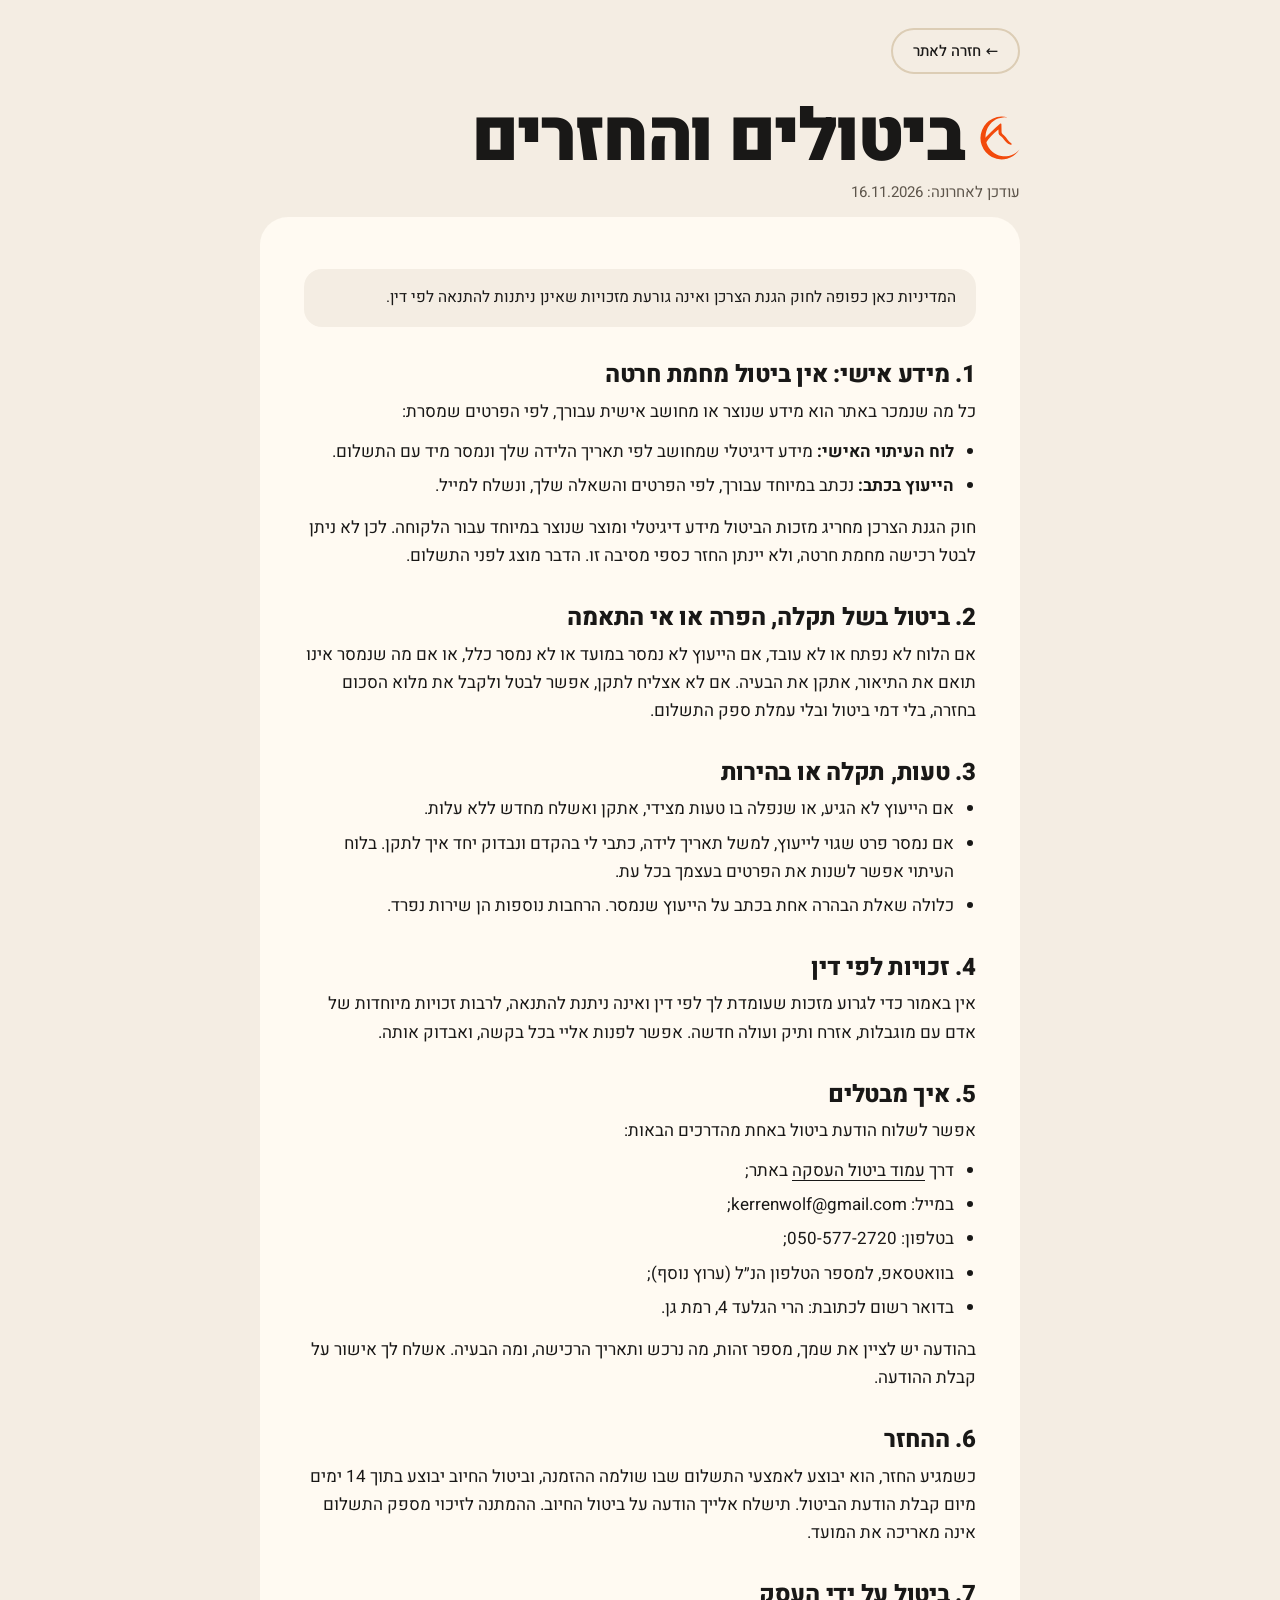
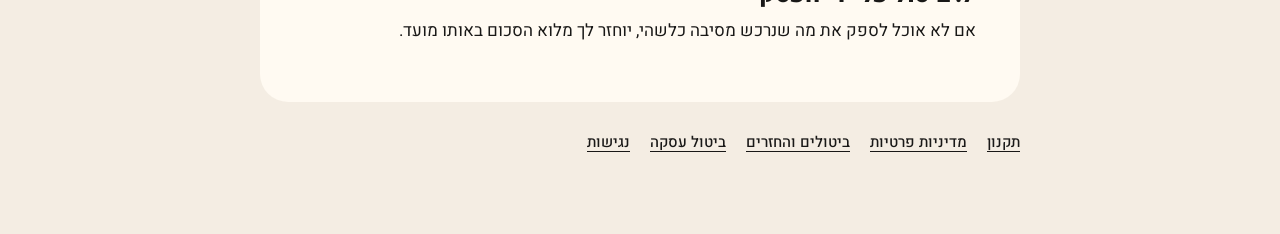
<file: refunds.html>
<!doctype html>
<html lang="he" dir="rtl">
<head>
<meta charset="utf-8">
<meta name="viewport" content="width=device-width, initial-scale=1">
<title>ביטולים והחזרים | קרן וולף</title>
<link rel="preconnect" href="https://fonts.googleapis.com">
<link rel="preconnect" href="https://fonts.gstatic.com" crossorigin>
<link href="https://fonts.googleapis.com/css2?family=Heebo:wght@300;400;500;700;800;900&display=swap" rel="stylesheet">
<link rel="stylesheet" href="site.css">
</head>
<body class="doc">
<div class="wrap">
<header>
  <a class='back' href='/'>← חזרה לאתר</a>
  <div class="brand"><img src="assets/logo-mark-orange.svg" alt=""><h1>ביטולים והחזרים</h1></div>
  <p class="meta">עודכן לאחרונה: <span data-b="updated"></span></p>
  <div class="draft" id="draft" hidden><b>טיוטה לבדיקה.</b> המסמך הוכן כטיוטה ואינו ייעוץ משפטי. יש להעביר אותו לעורך דין לפני פרסום, ולמלא את הפרטים המסומנים בצהוב. להסרת הבאנר: BUSINESS.draft = false בקובץ settings.js.</div>
</header>
  <main class="card">

<div class="note">המדיניות כאן כפופה לחוק הגנת הצרכן ואינה גורעת מזכויות שאינן ניתנות להתנאה לפי דין.</div>

<h2>1. מידע אישי: אין ביטול מחמת חרטה</h2>
<p>כל מה שנמכר באתר הוא מידע שנוצר או מחושב אישית עבורך, לפי הפרטים שמסרת:</p>
<ul>
<li><b>לוח העיתוי האישי:</b> מידע דיגיטלי שמחושב לפי תאריך הלידה שלך ונמסר מיד עם התשלום.</li>
<li><b>הייעוץ בכתב:</b> נכתב במיוחד עבורך, לפי הפרטים והשאלה שלך, ונשלח למייל.</li>
</ul>
<p>חוק הגנת הצרכן מחריג מזכות הביטול מידע דיגיטלי ומוצר שנוצר במיוחד עבור הלקוחה. לכן לא ניתן לבטל רכישה מחמת חרטה, ולא יינתן החזר כספי מסיבה זו. הדבר מוצג לפני התשלום.</p>

<h2>2. ביטול בשל תקלה, הפרה או אי התאמה</h2>
<p>אם הלוח לא נפתח או לא עובד, אם הייעוץ לא נמסר במועד או לא נמסר כלל, או אם מה שנמסר אינו תואם את התיאור, אתקן את הבעיה. אם לא אצליח לתקן, אפשר לבטל ולקבל את מלוא הסכום בחזרה, בלי דמי ביטול ובלי עמלת ספק התשלום.</p>

<h2>3. טעות, תקלה או בהירות</h2>
<ul>
<li>אם הייעוץ לא הגיע, או שנפלה בו טעות מצידי, אתקן ואשלח מחדש ללא עלות.</li>
<li>אם נמסר פרט שגוי לייעוץ, למשל תאריך לידה, כתבי לי בהקדם ונבדוק יחד איך לתקן. בלוח העיתוי אפשר לשנות את הפרטים בעצמך בכל עת.</li>
<li>כלולה שאלת הבהרה אחת בכתב על הייעוץ שנמסר. הרחבות נוספות הן שירות נפרד.</li>
</ul>

<h2>4. זכויות לפי דין</h2>
<p>אין באמור כדי לגרוע מזכות שעומדת לך לפי דין ואינה ניתנת להתנאה, לרבות זכויות מיוחדות של אדם עם מוגבלות, אזרח ותיק ועולה חדשה. אפשר לפנות אליי בכל בקשה, ואבדוק אותה.</p>

<h2>5. איך מבטלים</h2>
<p>אפשר לשלוח הודעת ביטול באחת מהדרכים הבאות:</p>
<ul>
<li>דרך <a href='/cancel'>עמוד ביטול העסקה</a> באתר;</li>
<li>במייל: <span data-c="email"></span>;</li>
<li>בטלפון: <span data-c="phoneDisplay"></span>;</li>
<li>בוואטסאפ, למספר הטלפון הנ״ל (ערוץ נוסף);</li>
<li>בדואר רשום לכתובת: <span data-b="address"></span>.</li>
</ul>
<p>בהודעה יש לציין את שמך, מספר זהות, מה נרכש ותאריך הרכישה, ומה הבעיה. אשלח לך אישור על קבלת ההודעה.</p>

<h2>6. ההחזר</h2>
<p>כשמגיע החזר, הוא יבוצע לאמצעי התשלום שבו שולמה ההזמנה, וביטול החיוב יבוצע בתוך 14 ימים מיום קבלת הודעת הביטול. תישלח אלייך הודעה על ביטול החיוב. ההמתנה לזיכוי מספק התשלום אינה מאריכה את המועד.</p>

<h2>7. ביטול על ידי העסק</h2>
<p>אם לא אוכל לספק את מה שנרכש מסיבה כלשהי, יוחזר לך מלוא הסכום באותו מועד.</p>

  </main>
  <nav class="other" aria-label="מסמכים נוספים"><a href='/terms'>תקנון</a><a href='/privacy'>מדיניות פרטיות</a><a href='/refunds'>ביטולים והחזרים</a><a href='/cancel'>ביטול עסקה</a><a href='/accessibility'>נגישות</a></nav>
</div>
<script src="settings.js"></script>
<script>
Object.entries(COLORS).forEach(function(kv){document.documentElement.style.setProperty("--"+kv[0],kv[1])});
document.querySelectorAll("[data-b]").forEach(function(el){var v=BUSINESS[el.dataset.b]||"";el.textContent=v;if(v.charAt(0)==="["||!v)el.classList.add("ph")});
document.querySelectorAll("[data-c]").forEach(function(el){el.textContent=CONFIG[el.dataset.c]});
document.getElementById("draft").hidden=!BUSINESS.draft;
</script>
</body>
</html>
</file>
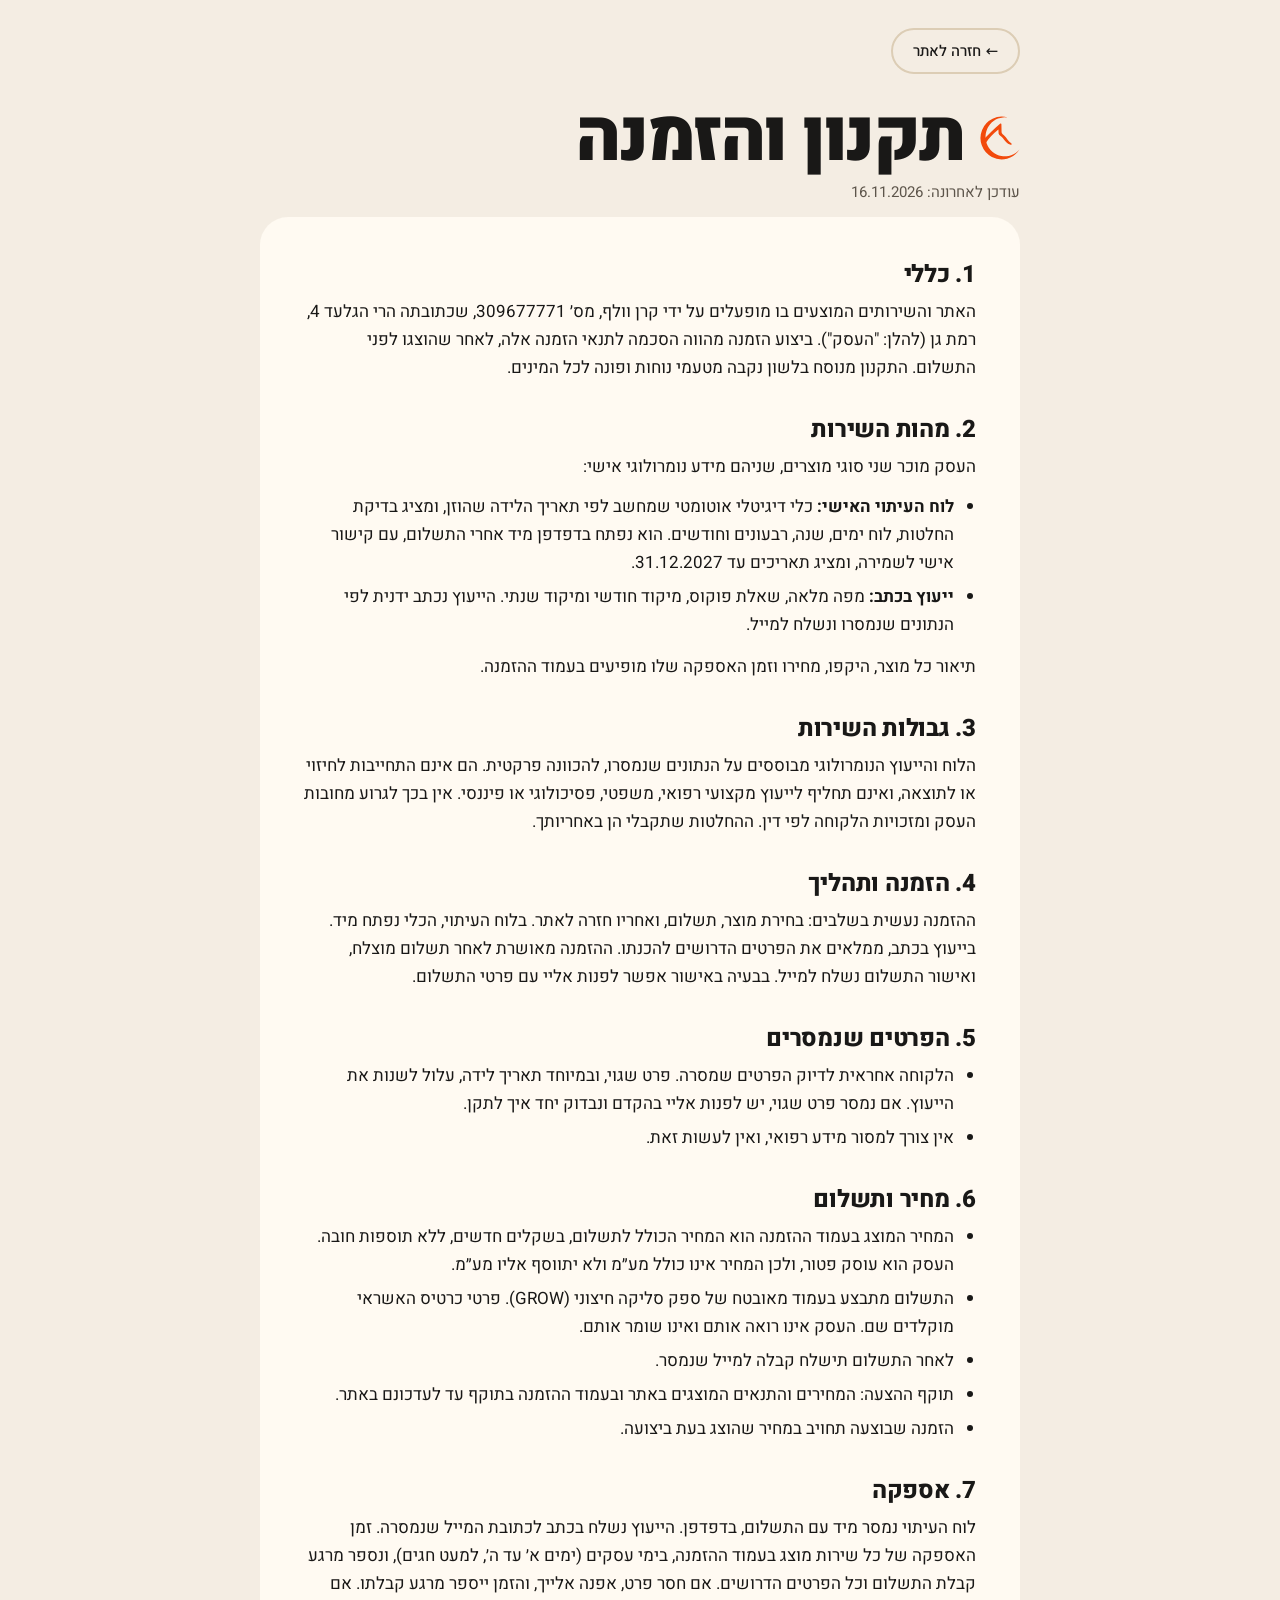
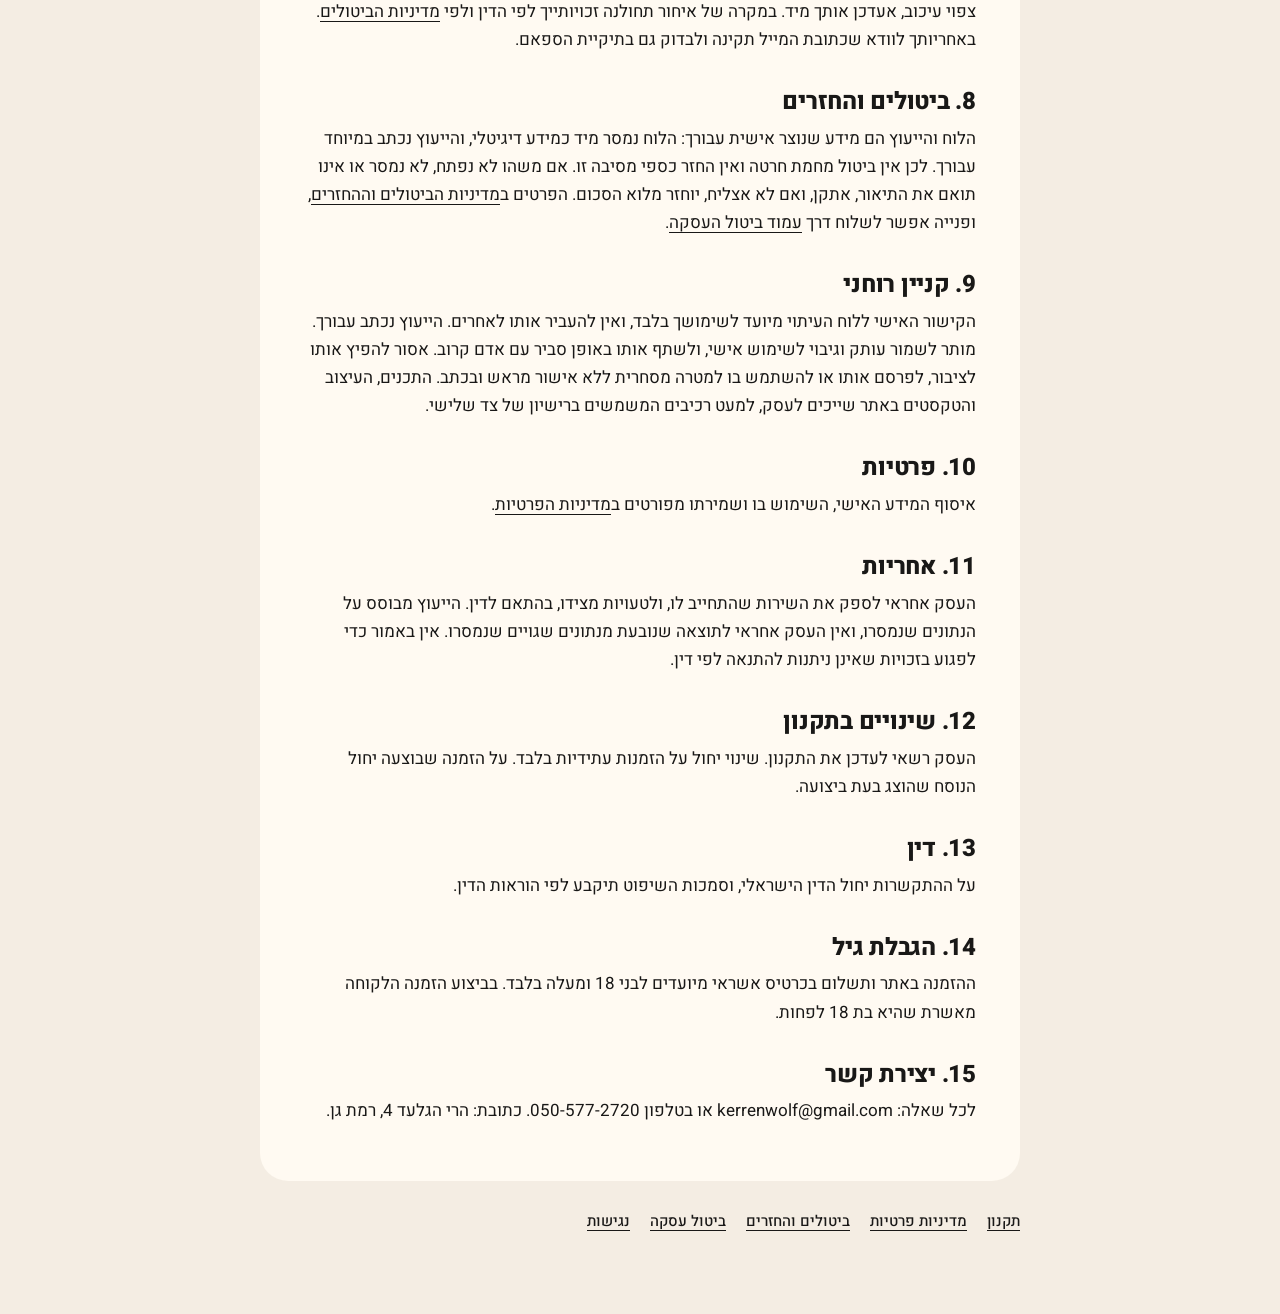
<file: terms.html>
<!doctype html>
<html lang="he" dir="rtl">
<head>
<meta charset="utf-8">
<meta name="viewport" content="width=device-width, initial-scale=1">
<title>תקנון והזמנה | קרן וולף</title>
<link rel="preconnect" href="https://fonts.googleapis.com">
<link rel="preconnect" href="https://fonts.gstatic.com" crossorigin>
<link href="https://fonts.googleapis.com/css2?family=Heebo:wght@300;400;500;700;800;900&display=swap" rel="stylesheet">
<link rel="stylesheet" href="site.css">
</head>
<body class="doc">
<div class="wrap">
<header>
  <a class='back' href='/'>← חזרה לאתר</a>
  <div class="brand"><img src="assets/logo-mark-orange.svg" alt=""><h1>תקנון והזמנה</h1></div>
  <p class="meta">עודכן לאחרונה: <span data-b="updated"></span></p>
  <div class="draft" id="draft" hidden><b>טיוטה לבדיקה.</b> המסמך הוכן כטיוטה ואינו ייעוץ משפטי. יש להעביר אותו לעורך דין לפני פרסום, ולמלא את הפרטים המסומנים בצהוב. להסרת הבאנר: BUSINESS.draft = false בקובץ settings.js.</div>
</header>
  <main class="card">

<h2>1. כללי</h2>
<p>האתר והשירותים המוצעים בו מופעלים על ידי <span data-b="legalName"></span>, מס׳ <span data-b="idNumber"></span>, שכתובתה <span data-b="address"></span> (להלן: "העסק"). ביצוע הזמנה מהווה הסכמה לתנאי הזמנה אלה, לאחר שהוצגו לפני התשלום. התקנון מנוסח בלשון נקבה מטעמי נוחות ופונה לכל המינים.</p>

<h2>2. מהות השירות</h2>
<p>העסק מוכר שני סוגי מוצרים, שניהם מידע נומרולוגי אישי:</p>
<ul>
<li><b>לוח העיתוי האישי:</b> כלי דיגיטלי אוטומטי שמחשב לפי תאריך הלידה שהוזן, ומציג בדיקת החלטות, לוח ימים, שנה, רבעונים וחודשים. הוא נפתח בדפדפן מיד אחרי התשלום, עם קישור אישי לשמירה, ומציג תאריכים עד 31.12.2027.</li>
<li><b>ייעוץ בכתב:</b> מפה מלאה, שאלת פוקוס, מיקוד חודשי ומיקוד שנתי. הייעוץ נכתב ידנית לפי הנתונים שנמסרו ונשלח למייל.</li>
</ul>
<p>תיאור כל מוצר, היקפו, מחירו וזמן האספקה שלו מופיעים בעמוד ההזמנה.</p>

<h2>3. גבולות השירות</h2>
<p>הלוח והייעוץ הנומרולוגי מבוססים על הנתונים שנמסרו, להכוונה פרקטית. הם אינם התחייבות לחיזוי או לתוצאה, ואינם תחליף לייעוץ מקצועי רפואי, משפטי, פסיכולוגי או פיננסי. אין בכך לגרוע מחובות העסק ומזכויות הלקוחה לפי דין. ההחלטות שתקבלי הן באחריותך.</p>

<h2>4. הזמנה ותהליך</h2>
<p>ההזמנה נעשית בשלבים: בחירת מוצר, תשלום, ואחריו חזרה לאתר. בלוח העיתוי, הכלי נפתח מיד. בייעוץ בכתב, ממלאים את הפרטים הדרושים להכנתו. ההזמנה מאושרת לאחר תשלום מוצלח, ואישור התשלום נשלח למייל. בבעיה באישור אפשר לפנות אליי עם פרטי התשלום.</p>

<h2>5. הפרטים שנמסרים</h2>
<ul>
<li>הלקוחה אחראית לדיוק הפרטים שמסרה. פרט שגוי, ובמיוחד תאריך לידה, עלול לשנות את הייעוץ. אם נמסר פרט שגוי, יש לפנות אליי בהקדם ונבדוק יחד איך לתקן.</li>
<li>אין צורך למסור מידע רפואי, ואין לעשות זאת.</li>
</ul>

<h2>6. מחיר ותשלום</h2>
<ul>
<li>המחיר המוצג בעמוד ההזמנה הוא המחיר הכולל לתשלום, בשקלים חדשים, ללא תוספות חובה. <span data-b="vat"></span></li>
<li>התשלום מתבצע בעמוד מאובטח של ספק סליקה חיצוני (GROW). פרטי כרטיס האשראי מוקלדים שם. העסק אינו רואה אותם ואינו שומר אותם.</li>
<li>לאחר התשלום תישלח קבלה למייל שנמסר.</li>
<li>תוקף ההצעה: המחירים והתנאים המוצגים באתר ובעמוד ההזמנה בתוקף עד לעדכונם באתר.</li>
<li>הזמנה שבוצעה תחויב במחיר שהוצג בעת ביצועה.</li>
</ul>

<h2>7. אספקה</h2>
<p>לוח העיתוי נמסר מיד עם התשלום, בדפדפן. הייעוץ נשלח בכתב לכתובת המייל שנמסרה. זמן האספקה של כל שירות מוצג בעמוד ההזמנה, בימי עסקים (ימים א׳ עד ה׳, למעט חגים), ונספר מרגע קבלת התשלום וכל הפרטים הדרושים. אם חסר פרט, אפנה אלייך, והזמן ייספר מרגע קבלתו. אם צפוי עיכוב, אעדכן אותך מיד. במקרה של איחור תחולנה זכויותייך לפי הדין ולפי <a href='/refunds'>מדיניות הביטולים</a>. באחריותך לוודא שכתובת המייל תקינה ולבדוק גם בתיקיית הספאם.</p>

<h2>8. ביטולים והחזרים</h2>
<p>הלוח והייעוץ הם מידע שנוצר אישית עבורך: הלוח נמסר מיד כמידע דיגיטלי, והייעוץ נכתב במיוחד עבורך. לכן אין ביטול מחמת חרטה ואין החזר כספי מסיבה זו. אם משהו לא נפתח, לא נמסר או אינו תואם את התיאור, אתקן, ואם לא אצליח, יוחזר מלוא הסכום. הפרטים ב<a href='/refunds'>מדיניות הביטולים וההחזרים</a>, ופנייה אפשר לשלוח דרך <a href='/cancel'>עמוד ביטול העסקה</a>.</p>

<h2>9. קניין רוחני</h2>
<p>הקישור האישי ללוח העיתוי מיועד לשימושך בלבד, ואין להעביר אותו לאחרים. הייעוץ נכתב עבורך. מותר לשמור עותק וגיבוי לשימוש אישי, ולשתף אותו באופן סביר עם אדם קרוב. אסור להפיץ אותו לציבור, לפרסם אותו או להשתמש בו למטרה מסחרית ללא אישור מראש ובכתב. התכנים, העיצוב והטקסטים באתר שייכים לעסק, למעט רכיבים המשמשים ברישיון של צד שלישי.</p>

<h2>10. פרטיות</h2>
<p>איסוף המידע האישי, השימוש בו ושמירתו מפורטים ב<a href='/privacy'>מדיניות הפרטיות</a>.</p>

<h2>11. אחריות</h2>
<p>העסק אחראי לספק את השירות שהתחייב לו, ולטעויות מצידו, בהתאם לדין. הייעוץ מבוסס על הנתונים שנמסרו, ואין העסק אחראי לתוצאה שנובעת מנתונים שגויים שנמסרו. אין באמור כדי לפגוע בזכויות שאינן ניתנות להתנאה לפי דין.</p>

<h2>12. שינויים בתקנון</h2>
<p>העסק רשאי לעדכן את התקנון. שינוי יחול על הזמנות עתידיות בלבד. על הזמנה שבוצעה יחול הנוסח שהוצג בעת ביצועה.</p>

<h2>13. דין</h2>
<p>על ההתקשרות יחול הדין הישראלי, וסמכות השיפוט תיקבע לפי הוראות הדין.</p>

<h2>14. הגבלת גיל</h2>
<p>ההזמנה באתר ותשלום בכרטיס אשראי מיועדים לבני 18 ומעלה בלבד. בביצוע הזמנה הלקוחה מאשרת שהיא בת 18 לפחות.</p>

<h2>15. יצירת קשר</h2>
<p>לכל שאלה: <span data-c="email"></span> או בטלפון <span data-c="phoneDisplay"></span>. כתובת: <span data-b="address"></span>.</p>

  </main>
  <nav class="other" aria-label="מסמכים נוספים"><a href='/terms'>תקנון</a><a href='/privacy'>מדיניות פרטיות</a><a href='/refunds'>ביטולים והחזרים</a><a href='/cancel'>ביטול עסקה</a><a href='/accessibility'>נגישות</a></nav>
</div>
<script src="settings.js"></script>
<script>
Object.entries(COLORS).forEach(function(kv){document.documentElement.style.setProperty("--"+kv[0],kv[1])});
document.querySelectorAll("[data-b]").forEach(function(el){var v=BUSINESS[el.dataset.b]||"";el.textContent=v;if(v.charAt(0)==="["||!v)el.classList.add("ph")});
document.querySelectorAll("[data-c]").forEach(function(el){el.textContent=CONFIG[el.dataset.c]});
document.getElementById("draft").hidden=!BUSINESS.draft;
</script>
</body>
</html>
</file>
<file: site.css>
/* =====================================================================
   גיליון העיצוב של כל האתר: העמוד הראשי, לוח העיתוי והעמודים המשפטיים.
   הצבעים מוגדרים כאן, ואפשר לשנות אותם גם ב-settings.js (COLORS).
   עקרונות: בז' בהיר, כתום אחד חזק, בלי רקעים כהים.
   גופן אחד (Heebo): כותרות ענקיות ועבות, טקסט דק וקל.
   פינות עגולות גדולות, כפתורי גלולה, הכול מיושר לתחילת השורה.
   ===================================================================== */
:root{
  --bg:#f4ede3;            /* רקע הדף: בז' */
  --paper:#fffaf2;         /* כרטיסים ושדות */
  --sand:#e9ddc9;
  --stone:#dccdb5;
  --ink:#191817;           /* טקסט */
  --muted:#5d554b;         /* טקסט משני */
  --line:#d8cab3;
  --line-strong:#8a7d6b;   /* קו של שדות */
  --accent:#f24a0c;        /* הכתום. כהה מספיק כדי שכותרת ענקית בכתום תהיה קריאה על הבז' */
  --accent-hover:#ff6a33;
  --accent-ink:#b83a06;    /* כתום כהה, לטקסט קטן על רקע בהיר */
  --accent-tint:#ffe1d2;
  --accent-edge:#ffbfa3;
  --danger:#a8321e;
  --font:"Heebo",system-ui,Arial,sans-serif;
  --r:28px;                /* רדיוס כרטיסים */
  --w:1080px;              /* רוחב התוכן */
  --gap:24px;              /* שוליים בצדדים */
}

*{box-sizing:border-box;-webkit-tap-highlight-color:transparent}
html{scroll-padding-top:24px;-webkit-text-size-adjust:100%}
body{margin:0;font:400 17px/1.65 var(--font);color:var(--ink);background:var(--bg);overflow-x:hidden;text-wrap:pretty}
h1,h2,h3,h4{font-family:var(--font);margin:0;text-wrap:balance}
h1{font-weight:900;font-size:clamp(68px,19vw,200px);line-height:.9;letter-spacing:-.03em}
h2{font-weight:900;font-size:clamp(44px,11.5vw,104px);line-height:.95;letter-spacing:-.03em}
h3{font-weight:800;font-size:clamp(26px,6vw,36px);line-height:1.1;letter-spacing:-.01em}
h4{font-weight:800;font-size:22px;line-height:1.2}
p{margin:0}
a{color:inherit;text-underline-offset:4px}
img{max-width:100%;display:block}
button{font-family:inherit;color:inherit}
input,select,textarea{font:400 17px var(--font);color:var(--ink)}
:focus-visible{outline:3px solid var(--ink);outline-offset:3px}
[hidden]{display:none!important}
.sr{position:absolute;width:1px;height:1px;overflow:hidden;clip:rect(0 0 0 0);white-space:nowrap}
.skip{position:absolute;top:-70px;inset-inline-start:12px;background:var(--accent);color:var(--ink);padding:10px 16px;border-radius:999px;z-index:200}
.skip:focus{top:12px}

.wrap{width:min(var(--w),100% - 2*var(--gap));margin-inline:auto}
.eyebrow{font:700 13px/1.4 var(--font);letter-spacing:.14em;color:var(--accent-ink);margin-bottom:16px}
.lead{font-size:clamp(19px,2.4vw,24px);font-weight:300;line-height:1.5;color:var(--muted)}
.fine{font-size:14px;color:var(--muted)}
.demo{background:var(--accent-tint);font-size:13px;padding:4px 14px;text-align:center}

/* ---------- כפתורים ---------- */
.btn{display:inline-flex;align-items:center;justify-content:center;gap:10px;min-height:60px;padding:0 34px;border:2px solid var(--accent);border-radius:999px;background:var(--accent);color:var(--ink);font:700 17px/1.2 var(--font);cursor:pointer;text-decoration:none;transition:background .2s,border-color .2s,transform .2s}
.btn:hover{background:var(--accent-hover);border-color:var(--accent-hover);transform:translateY(-2px)}
.btn.ghost,.btn.dark{background:transparent;border-color:var(--ink);color:var(--ink)}
.btn.ghost:hover,.btn.dark:hover{background:var(--paper)}
.btn.light{background:var(--paper);border-color:var(--paper);color:var(--ink)}
.btn.light:hover{background:#fff;border-color:#fff}
.btn.block{width:100%}
.btn.sm{min-height:46px;padding:0 20px;font-size:15px}
.btn[disabled]{opacity:.6;cursor:wait}
.link{background:none;border:0;padding:10px 0;min-height:44px;font:500 15.5px var(--font);color:var(--ink);text-decoration:underline;text-underline-offset:4px;cursor:pointer;text-align:start}

/* ---------- שדות ---------- */
.f{display:flex;flex-direction:column;gap:6px;font-size:15px;font-weight:500}
.f.full{grid-column:1/-1}
.f input,.f select,.f textarea,.ask input,.keep input{width:100%;min-height:60px;padding:10px 20px;border:2px solid var(--line-strong);border-radius:20px;background:var(--paper)}
.f textarea{min-height:110px;resize:vertical}
.f input[disabled]{background:var(--sand);color:var(--muted)}
.f.bad input,.f.bad select,.f.bad textarea{border-color:var(--danger)}
input:focus-visible,select:focus-visible,textarea:focus-visible{outline:3px solid var(--ink);outline-offset:0;border-color:var(--ink)}
.opt{font-weight:400;color:var(--muted);font-size:13.5px}
.hint{font-size:13.5px;color:var(--muted);font-weight:400}
.err,.cerr{margin:0;font-size:14px;font-weight:500;color:var(--danger)}
.err:empty,.cerr:empty{display:none}
.check{display:flex;gap:10px;align-items:flex-start;font-size:15px;font-weight:400}
.check input{width:22px;height:22px;min-height:0;margin-top:3px;padding:0;accent-color:var(--accent);flex:none}
.actions{display:flex;flex-wrap:wrap;gap:10px;margin-top:22px}
.actions > *{flex:1 1 220px}
.actions.col{flex-direction:column}
.actions.col > *{flex:none}

/* ---------- בחירה (סוגי החלטה) ---------- */
.chips{display:flex;flex-wrap:wrap;gap:8px;margin:20px 0}
.chip{min-height:46px;padding:8px 18px;border:2px solid var(--stone);border-radius:999px;background:var(--paper);font:500 15.5px var(--font);color:var(--ink);cursor:pointer;transition:background .15s,border-color .15s}
.chip:hover{border-color:var(--ink)}
.chip[aria-pressed=true]{background:var(--accent);border-color:var(--accent)}

/* ---------- תוצאת בדיקת החלטה ---------- */
.verdict{margin:6px 0 24px;padding:24px;border-radius:var(--r);background:var(--paper)}
.verdict.v2{background:var(--accent)}
.verdict.v1{background:var(--sand)}
.verdict h3,.verdict h4{font-weight:900;font-size:clamp(30px,7vw,44px);line-height:1;letter-spacing:-.02em;margin-bottom:8px}
.verdict ul{list-style:none;margin:16px 0 0;padding:0;display:grid;gap:6px}
.verdict li{display:flex;justify-content:space-between;gap:12px;padding:10px 16px;border-radius:14px;background:rgba(255,250,242,.75);font-size:15.5px}
.verdict li em{font-style:normal;font-weight:700;white-space:nowrap}
.verdict .tag{display:block;font:700 13px/1.4 var(--font);letter-spacing:.1em;margin-bottom:10px}
.verdict .dw{font-size:15.5px;margin-top:10px}
.verdict b{font-weight:700}

/* ---------- ראש העמוד ---------- */
.site-head{display:flex;align-items:center;justify-content:space-between;gap:16px;padding:20px 0}
.brand{display:flex;align-items:center;gap:12px;text-decoration:none;font:800 20px/1 var(--font);letter-spacing:-.01em}
.brand img{width:34px;height:auto}
.me{width:46px;height:46px;border-radius:50%;object-fit:cover;object-position:50% 16%}
.back-link{font-size:15px;font-weight:500;min-height:44px;display:inline-flex;align-items:center}

/* ---------- פתיחה + מחשבון ---------- */
.hero{padding:24px 0 56px}
.hero h1 .w{display:block}
.hero h1 .o{color:var(--accent)}
.hero h1 .s{color:transparent;-webkit-text-stroke:.022em var(--ink)}
.hero .lead{margin-top:24px;max-width:20em}
.hero > *{animation:rise .8s cubic-bezier(.2,.7,.2,1) both}
.hero > :nth-child(2){animation-delay:.06s}
.hero > :nth-child(3){animation-delay:.12s}
.hero > :nth-child(4){animation-delay:.18s}
.ask{display:flex;flex-wrap:wrap;gap:10px;margin-top:28px;max-width:560px}
.ask input{flex:1 1 170px;width:auto;border-radius:999px}
.ask .btn{flex:0 0 auto}
.ask .cerr{flex-basis:100%}
.hero .fine{margin-top:12px}

/* המחשבון: כרטיס אחד, שם ותאריך בשלוש משבצות */
.hero h1{font-size:clamp(56px,15.5vw,168px)}
.calc-card{display:grid;gap:16px;margin-top:28px;max-width:560px;padding:24px;border-radius:var(--r);background:var(--paper)}
.calc-card .f input{background:var(--bg)}
.dmy{margin:0;padding:0;border:0;min-width:0;display:grid;grid-template-columns:1fr 1fr 1.3fr;gap:8px}
.dmy legend{padding:0;margin-bottom:6px;font-size:15px;font-weight:500}
.dmy input{width:100%;min-width:0;min-height:60px;padding:10px 6px;border:2px solid var(--line-strong);border-radius:20px;background:var(--bg);text-align:center;font-weight:700;font-size:19px}
.dmy input::placeholder{font-weight:400;color:var(--muted)}
.calc-card .fine{text-align:center}

/* ---------- פס נע ---------- */
.ticker{overflow:hidden;background:var(--accent);padding:16px 0;font-weight:700;font-size:18px;white-space:nowrap}
.ticker > div{display:flex;width:max-content;animation:ticker 40s linear infinite}
.ticker span{display:inline-flex;align-items:center;gap:22px;padding-inline-end:22px}
.ticker span::after{content:"";width:9px;height:9px;border-radius:50%;border:2px solid var(--ink)}

/* ---------- תוצאת המחשבון ---------- */
.result{display:none;padding-bottom:72px}
.result.show{display:block}
.result.show > *{animation:rise .7s cubic-bezier(.2,.7,.2,1) both}
.trio{display:grid;grid-template-columns:repeat(3,1fr);gap:10px}
.trio div{display:grid;gap:2px;justify-items:start;padding:20px 18px 18px;border-radius:var(--r);background:var(--sand)}
.trio div:first-child{background:var(--accent)}
.trio small{font-weight:700;font-size:13px;letter-spacing:.06em}
.trio b{justify-self:center;font-weight:900;font-size:clamp(64px,17vw,140px);line-height:.95;letter-spacing:-.04em}
.trio span{font-weight:700;font-size:17px}
.result > h2{margin-bottom:26px}
.tri-names{list-style:none;margin:0 auto 30px;padding:0;max-width:420px;display:grid;grid-template-columns:repeat(3,1fr);gap:8px;text-align:center;font-size:13.5px;color:var(--muted)}
.tri-names b{display:block;font-weight:800;font-size:16px;color:var(--ink)}
.rcards{display:grid;gap:10px;margin-top:10px}
.rcard{padding:26px 24px;border-radius:var(--r);background:var(--paper)}
.rcard .eyebrow{margin-bottom:8px}
.rcard h3{margin-bottom:10px}
.rcard b{font-weight:700}
.ytext{margin-top:22px;font-size:clamp(19px,2.4vw,24px);font-weight:300;line-height:1.5;max-width:32em}
.ytext b{font-weight:700}
.sub{margin:56px 0 18px}
.months{list-style:none;margin:0;padding:0;display:grid;grid-template-columns:repeat(6,1fr);gap:8px}
.months li{display:grid;gap:0;padding:14px 14px 12px;border-radius:20px;background:var(--paper)}
.months li.now{background:var(--accent)}
.months small{font-size:13px;font-weight:500;color:var(--muted)}
.months li.now small{color:var(--ink)}
.months b{justify-self:center;font-weight:900;font-size:38px;line-height:1.1;letter-spacing:-.03em}
.months span{font-size:14px;font-weight:500}
.months + .fine{margin-top:12px}
.try{margin-top:64px}

/* ---------- מקטעים ---------- */
.sec{padding:80px 0}
.sec > h2,.sec > .eyebrow{max-width:12em}

/* ---------- איך זה עובד ---------- */
.steps{list-style:none;margin:36px 0 0;padding:0;display:grid;gap:10px}
.steps li{display:flex;align-items:center;gap:18px;padding:22px 24px;border-radius:var(--r);background:var(--paper)}
.steps b{flex:none;min-width:.7em;font-weight:900;font-size:clamp(72px,16vw,120px);line-height:.85;letter-spacing:-.04em;color:transparent;-webkit-text-stroke:2px var(--accent)}
.steps span{font-weight:800;font-size:clamp(22px,5vw,30px);line-height:1.1;letter-spacing:-.01em}

/* ---------- ההצעה: לוח העיתוי ---------- */
.offer{margin-inline:12px;padding:56px var(--gap);border-radius:40px;background:var(--accent)}
.offer .inner{width:min(var(--w),100%);margin-inline:auto}
.offer .eyebrow{color:var(--ink)}
.price{display:flex;align-items:baseline;flex-wrap:wrap;gap:6px;margin-top:20px}
.price b{font-weight:900;font-size:clamp(120px,34vw,300px);line-height:.8;letter-spacing:-.05em}
.price span{font-weight:900;font-size:clamp(40px,9vw,80px);line-height:1}
.price small{flex-basis:100%;margin-top:18px;font-weight:500;font-size:16px}
.feat{list-style:none;margin:32px 0;padding:0;display:flex;flex-wrap:wrap;gap:8px}
.feat li{padding:10px 18px;border-radius:999px;background:var(--paper);font-weight:500;font-size:16px}
.offer .fine{margin-top:16px;color:var(--ink)}

/* ---------- ייעוץ בכתב ---------- */
.svcs{margin-top:36px;display:grid;gap:10px}
.svc{display:grid;grid-template-columns:1fr auto auto;align-items:center;gap:14px;width:100%;padding:22px 24px;border:0;border-radius:var(--r);background:var(--paper);font:inherit;text-align:start;cursor:pointer;transition:background .2s}
.svc b{display:block;font-weight:900;font-size:clamp(24px,6vw,34px);line-height:1.05;letter-spacing:-.02em}
.svc .sub{display:block;margin-top:6px;font-size:15px;line-height:1.35;color:var(--muted)}
.svc .pr{font-weight:900;font-size:clamp(28px,7vw,44px);line-height:1;letter-spacing:-.03em;white-space:nowrap}
.svc .pr small{font-weight:700;font-size:.5em;letter-spacing:0}
.svc .go{width:44px;height:44px;border-radius:50%;background:var(--accent);display:grid;place-items:center;font-weight:700;font-size:20px;transition:background .2s}
.svc:hover{background:var(--accent)}
.svc:hover .sub{color:var(--ink)}
.svc:hover .go{background:var(--paper)}
.svcs + .fine{margin-top:16px}

/* ---------- נעים להכיר ---------- */
.about{display:grid;gap:32px;align-items:center}
.portrait{width:min(280px,100%);aspect-ratio:1;border-radius:var(--r);object-fit:cover;object-position:50% 14%}
.about p{margin-top:18px}
.quote{margin:28px 0 0;padding:0;font-weight:900;font-size:clamp(36px,8.5vw,72px);line-height:.98;letter-spacing:-.03em;color:var(--accent-ink);text-wrap:balance}
.socials{display:flex;gap:10px;margin-top:30px}
.soc{width:54px;height:54px;border-radius:50%;background:var(--paper);display:grid;place-items:center;transition:background .15s}
.soc svg{width:22px;height:22px;fill:none;stroke:var(--ink);stroke-width:1.8;stroke-linecap:round;stroke-linejoin:round}
.soc:hover{background:var(--accent)}

.tcard{margin:0 0 10px;padding:26px 24px;border-radius:var(--r);background:var(--paper)}
.tcard p{font-weight:800;font-size:clamp(24px,5vw,32px);line-height:1.15;letter-spacing:-.01em}
.tcard cite{display:block;margin-top:10px;font-size:14px;font-style:normal;color:var(--muted)}

/* ---------- שאלות ---------- */
.faq{margin-top:36px;display:grid;gap:8px}
details{border-radius:22px;background:var(--paper)}
summary{list-style:none;cursor:pointer;display:flex;align-items:center;justify-content:space-between;gap:16px;padding:20px 24px;font-weight:700;font-size:19px;line-height:1.3}
summary::-webkit-details-marker{display:none}
summary::after{content:"+";flex:none;font-weight:300;font-size:30px;line-height:.8;color:var(--accent-ink)}
details[open] summary::after{content:"–"}
details p{padding:0 24px 22px;color:var(--muted);max-width:46ch}

/* ---------- תחתית ---------- */
.foot{padding:56px 0 110px;font-size:14px;border-top:2px solid var(--stone)}
.flogo{width:64px;height:auto;margin-bottom:26px}
.foot .links{display:flex;flex-wrap:wrap;gap:0 22px;margin-bottom:16px}
.foot .links a{display:inline-flex;align-items:center;min-height:44px;font-weight:500}
.foot p{max-width:56ch;margin-top:10px;color:var(--muted)}
.wa{position:fixed;z-index:40;inset-inline-start:18px;bottom:18px;width:58px;height:58px;border-radius:50%;background:var(--accent);display:grid;place-items:center;transition:transform .2s}
.wa svg{width:26px;height:26px;fill:none;stroke:var(--ink);stroke-width:1.8;stroke-linecap:round;stroke-linejoin:round}
.wa:hover{transform:scale(1.06)}

/* ---------- חלון הפרטים שאחרי התשלום ---------- */
.veil{position:fixed;inset:0;z-index:100;background:rgba(93,85,75,.55);display:flex;align-items:flex-end;justify-content:center;animation:fade .2s ease}
.sheet{position:relative;width:min(620px,100%);max-height:94vh;overflow:auto;background:var(--bg);border-radius:36px 36px 0 0;padding:34px 24px 32px;animation:up .3s cubic-bezier(.2,.9,.3,1)}
.x{position:absolute;top:14px;inset-inline-end:14px;width:46px;height:46px;border:0;border-radius:50%;background:var(--paper);font-size:26px;line-height:1;cursor:pointer}
.sheet h3{margin:6px 0;padding-inline-end:50px}
.sheet .sub{margin:0 0 20px;color:var(--muted);font-size:15.5px}
.strip{display:flex;align-items:center;gap:14px;padding:16px 20px;margin-bottom:20px;border-radius:20px;background:var(--accent)}
.strip .idx{font-weight:900;font-size:26px;letter-spacing:-.03em}
.strip b{display:block;font-weight:800;font-size:19px;line-height:1.2}
.strip small{font-size:13.5px}
.fields{display:grid;grid-template-columns:1fr 1fr;gap:16px 12px}
.done ol{margin:14px 0 6px;padding-inline-start:20px;color:var(--muted)}
.tick{width:64px;height:64px;border-radius:50%;background:var(--accent);display:grid;place-items:center;font-weight:900;font-size:30px;margin-bottom:14px}

/* ---------- לוח העיתוי (luach.html) ---------- */
.tool-page{--w:760px;padding-bottom:130px}
.tool-page h1{font-size:clamp(52px,14vw,112px)}
.tool-page .hero{padding:18px 0 4px}
.banner{display:flex;flex-wrap:wrap;align-items:center;justify-content:space-between;gap:12px 16px;margin-top:22px;padding:20px 22px;border-radius:var(--r);background:var(--paper)}
.banner p{flex:1 1 240px}
.banner b{font-weight:700}
.banner.ok{background:var(--accent)}
.card{margin-top:14px;padding:30px 24px;border-radius:var(--r);background:var(--paper)}
.card.tint{background:var(--sand)}
.card > h2{font-size:clamp(34px,8vw,56px);margin-bottom:10px}
.card > .lead{font-size:18px;margin-bottom:18px}
.row{display:flex;flex-wrap:wrap;gap:12px;align-items:flex-end}
.row .f{flex:1 1 180px}
.row .err{flex-basis:100%}
.dec-hint{min-height:1.6em;margin:0 0 6px;color:var(--muted);font-size:15px}
.dates{display:grid;gap:10px;margin:14px 0 4px}
.me-note{margin-top:18px;padding:18px 20px;border-radius:20px;background:var(--paper)}
.me-note b{font-weight:700}
.best{list-style:none;margin:14px 0 0;padding:0;display:grid;gap:6px}
.best li{display:flex;flex-wrap:wrap;justify-content:space-between;gap:2px 12px;padding:12px 18px;border-radius:16px;background:var(--accent)}
.best b{font-weight:700}
.best li.maybe{background:var(--paper)}

.cal-head{display:flex;align-items:center;justify-content:space-between;gap:10px;margin:12px 0 14px}
.cal-head h3{flex:1;text-align:center}
.nav{width:48px;height:48px;border:2px solid var(--stone);border-radius:50%;background:transparent;font-size:22px;line-height:1;cursor:pointer}
.nav:hover{border-color:var(--ink)}
.nav[disabled]{opacity:.3;cursor:default}
.cal{display:grid;grid-template-columns:repeat(7,minmax(0,1fr));gap:4px}
.cal .wd{padding:2px 0 6px;text-align:center;font-size:13px;font-weight:500;color:var(--muted)}
.day{min-width:0;min-height:58px;padding:4px 2px;border:0;border-radius:14px;background:var(--bg);cursor:pointer;display:flex;flex-direction:column;align-items:center;justify-content:center;line-height:1.1}
.day small{font-size:11.5px;color:var(--muted)}
.day b{font-weight:900;font-size:24px;line-height:1;letter-spacing:-.02em}
.day i{margin-top:2px;font-style:normal;font-size:9px;line-height:1}
.day.f2{background:var(--accent)}
.day.f2 small{color:var(--ink)}
.day.f1{background:var(--sand)}
.day.f0 b{opacity:.45}
.day.today{box-shadow:inset 0 0 0 3px var(--ink)}
.day[aria-pressed=true]{box-shadow:inset 0 0 0 3px var(--ink);background:var(--paper)}
.day[aria-pressed=true] b{opacity:1}
.day.past{opacity:.45}
.legend{display:flex;flex-wrap:wrap;gap:6px 16px;margin-top:14px;font-size:13.5px;color:var(--muted)}
.legend span{display:inline-flex;align-items:center;gap:6px}
.legend u{display:inline-block;width:16px;height:16px;border-radius:5px;border:1px solid var(--stone);text-decoration:none}
.daybox{margin-top:16px;padding:20px 22px;border-radius:20px;background:var(--sand)}
.daybox h4{margin-bottom:6px}
.daybox p{font-size:15.5px}
.daybox b{font-weight:700}

.yr{margin-top:14px;padding:24px 22px;border-radius:22px;background:var(--bg)}
.yr.now{background:var(--accent-tint)}
.yr-head{display:flex;align-items:center;gap:16px}
.big{flex:none;min-width:.6em;font-weight:900;font-size:96px;line-height:.85;letter-spacing:-.04em}
.yr.now .big{color:var(--accent-ink)}
.yr-head small{display:block;margin-top:4px;font-size:14px;color:var(--muted)}
.yr > p{margin-top:14px}
.qs{list-style:none;margin:16px 0 0;padding:0;display:grid;grid-template-columns:repeat(2,1fr);gap:6px}
.qs li{padding:14px 16px;border-radius:16px;background:var(--paper);font-size:14.5px;line-height:1.45}
.qs li.cur{box-shadow:inset 0 0 0 3px var(--accent)}
.qs b{font-weight:900;font-size:26px;letter-spacing:-.02em}
.qs small{display:block;font-size:13px;color:var(--muted)}
.mlist{margin-top:10px;display:grid;gap:6px}
.mrow{display:grid;grid-template-columns:56px 1fr;gap:2px 12px;align-items:start;padding:18px 20px;border-radius:20px;background:var(--bg)}
.mrow.now{background:var(--accent-tint)}
.mrow .n{grid-row:span 2;font-weight:900;font-size:52px;line-height:.9;letter-spacing:-.04em}
.mrow.now .n{color:var(--accent-ink)}
.mrow h4{font-size:20px}
.mrow h4 small{font:400 13.5px/1.4 var(--font);color:var(--muted)}
.mrow p{font-size:15px;line-height:1.55;color:var(--muted)}
.mrow p b{font-weight:700;color:var(--ink)}
.tri{margin-top:10px;display:grid;gap:6px}
/* המשולש הנומרולוגי: צורת משולש אמיתית, עם המספרים ממורכזים בתוך העיגולים */
.tri-fig{position:relative;width:min(340px,100%);aspect-ratio:300/270;margin:4px auto 20px}
.tri-fig svg{position:absolute;inset:0;width:100%;height:100%}
.tri-fig polygon{fill:var(--accent-tint);stroke:var(--accent);stroke-width:3;stroke-linejoin:round}
.tri-fig .node{position:absolute;width:32%;aspect-ratio:1;border-radius:50%;border:3px solid var(--accent);background:var(--paper);display:flex;flex-direction:column;align-items:center;justify-content:center;text-align:center;line-height:1.1}
.tri-fig .node b{font-weight:900;font-size:clamp(24px,7.5vw,32px);letter-spacing:-.03em}
.tri-fig .node span{margin-top:3px;font-size:11.5px;font-weight:500}
.tri-fig .top{top:0;left:34%;background:var(--accent)}
.tri-fig .right{bottom:0;right:0}
.tri-fig .left{bottom:0;left:0}
.tri-item{padding:22px;border-radius:22px;background:var(--paper)}
.tri-item header{display:flex;align-items:center;gap:16px;margin-bottom:10px}
.tri-item .n{flex:none;min-width:64px;text-align:center;font-weight:900;font-size:36px;line-height:.9;letter-spacing:-.04em;color:var(--accent-ink)}
.tri-item h3{font-size:24px}
.tri-item h3 small{display:block;margin-top:4px;font:400 13.5px/1.5 var(--font);letter-spacing:0;color:var(--muted)}
.tri-item p{font-size:15.5px}
.tri-item p + p{margin-top:6px}
.tri-item b{font-weight:700}
.keep{display:grid;gap:10px}
.keep input{min-height:50px;padding:0 16px;border-radius:14px;font:400 14px/1 ui-monospace,Consolas,monospace;direction:ltr}
.keep .actions{margin-top:0}
.tool-foot{margin-top:40px;padding-top:24px;border-top:2px solid var(--stone);font-size:13.5px;color:var(--muted)}
.tool-foot nav{display:flex;flex-wrap:wrap;gap:0 20px;margin-bottom:8px}
.tool-foot nav a{display:inline-flex;align-items:center;min-height:44px;font-weight:500;color:var(--ink)}
.tool-foot p{max-width:56ch;margin-bottom:8px}
.sticky{position:fixed;inset:auto 12px 12px 12px;z-index:30;display:flex;flex-wrap:wrap;align-items:center;justify-content:center;gap:14px;padding:12px 20px calc(12px + env(safe-area-inset-bottom));border-radius:999px;background:var(--accent);font-weight:800}

/* ---------- עמודים משפטיים ---------- */
.doc .wrap{--w:760px;padding:28px 0 80px}
.back{display:inline-flex;align-items:center;min-height:46px;padding:0 20px;border:2px solid var(--stone);border-radius:999px;text-decoration:none;font-size:15px;font-weight:500}
.back:hover{border-color:var(--ink)}
.doc .brand{margin:30px 0 8px;gap:16px;align-items:center}
.doc .brand img{width:40px}
.doc h1{font-size:clamp(40px,10vw,72px);line-height:.95}
.meta{margin:10px 0 24px;color:var(--muted);font-size:15px}
.draft{margin:0 0 24px;padding:14px 20px;border-radius:20px;background:var(--accent-tint);font-size:15px}
.doc .card{margin-top:0;padding:clamp(24px,4vw,44px)}
.doc h2{font-weight:800;font-size:24px;line-height:1.2;letter-spacing:-.01em;margin:34px 0 8px}
.doc main h2:first-child{margin-top:0}
.doc p{margin:0 0 12px}
.doc ul{margin:0 0 14px;padding-inline-start:22px}
.doc li{margin-bottom:6px}
.ph{background:var(--accent-tint);border-radius:6px;padding:0 4px}
.note{margin:8px 0 14px;padding:16px 20px;border-radius:18px;background:var(--bg);font-size:15.5px}
.other{display:flex;flex-wrap:wrap;gap:8px 20px;margin-top:28px;font-size:15px;font-weight:500}

/* ---------- תנועה ---------- */
/* בלי שקיפות: התוכן נשאר קריא גם אם האנימציה לא רצה (לשונית ברקע, דפדפן ישן) */
@keyframes rise{from{transform:translateY(16px)}to{transform:none}}
@keyframes fade{from{opacity:0}to{opacity:1}}
@keyframes up{from{transform:translateY(60px);opacity:0}to{transform:none;opacity:1}}
@keyframes ticker{to{transform:translateX(50%)}}
.reveal{opacity:0;transform:translateY(24px);transition:opacity .8s ease,transform .8s cubic-bezier(.2,.7,.2,1)}
.reveal.in{opacity:1;transform:none}

@media (min-width:640px){
  .veil{align-items:center;padding:20px}
  .sheet{max-height:90vh;padding:40px 36px;border-radius:36px}
}
@media (min-width:760px){
  :root{--gap:40px}
  .hero{padding:40px 0 88px}
  .hero h1 .w{display:inline}
  .hero h1 .ln{display:block}
  .sec{padding:120px 0}
  .rcards{grid-template-columns:repeat(3,1fr)}
  .steps{grid-template-columns:repeat(3,1fr)}
  .steps li{flex-direction:column;align-items:flex-start;gap:26px;padding:32px 30px}
  .offer{margin-inline:24px;padding:96px var(--gap);border-radius:56px}
  .about{grid-template-columns:280px 1fr;gap:56px}
  .card{padding:40px 36px}
}
@media (min-width:900px){
  .svcs{grid-template-columns:repeat(2,1fr)}
}
@media (max-width:759px){
  .months{grid-template-columns:repeat(3,1fr)}
}
@media (max-width:480px){
  .fields{grid-template-columns:1fr}
  .trio{gap:6px}
  .trio div{padding:16px 12px 14px;border-radius:22px}
  .trio span{font-size:15px}
  .card{padding:26px 18px}
  .cal{gap:3px}
  .qs{grid-template-columns:1fr}
  .sticky{border-radius:28px}
}
@media (prefers-reduced-motion:reduce){
  *,*::before,*::after{animation:none!important;transition:none!important}
  .reveal{opacity:1;transform:none}
}
@media print{
  body{background:#fff}
  .no-print,.sticky,.banner,.wa,.tool-foot nav{display:none!important}
  .card{break-inside:avoid;margin-top:14px;border:1px solid #ccc}
  .wrap{width:100%}
}
</file>
